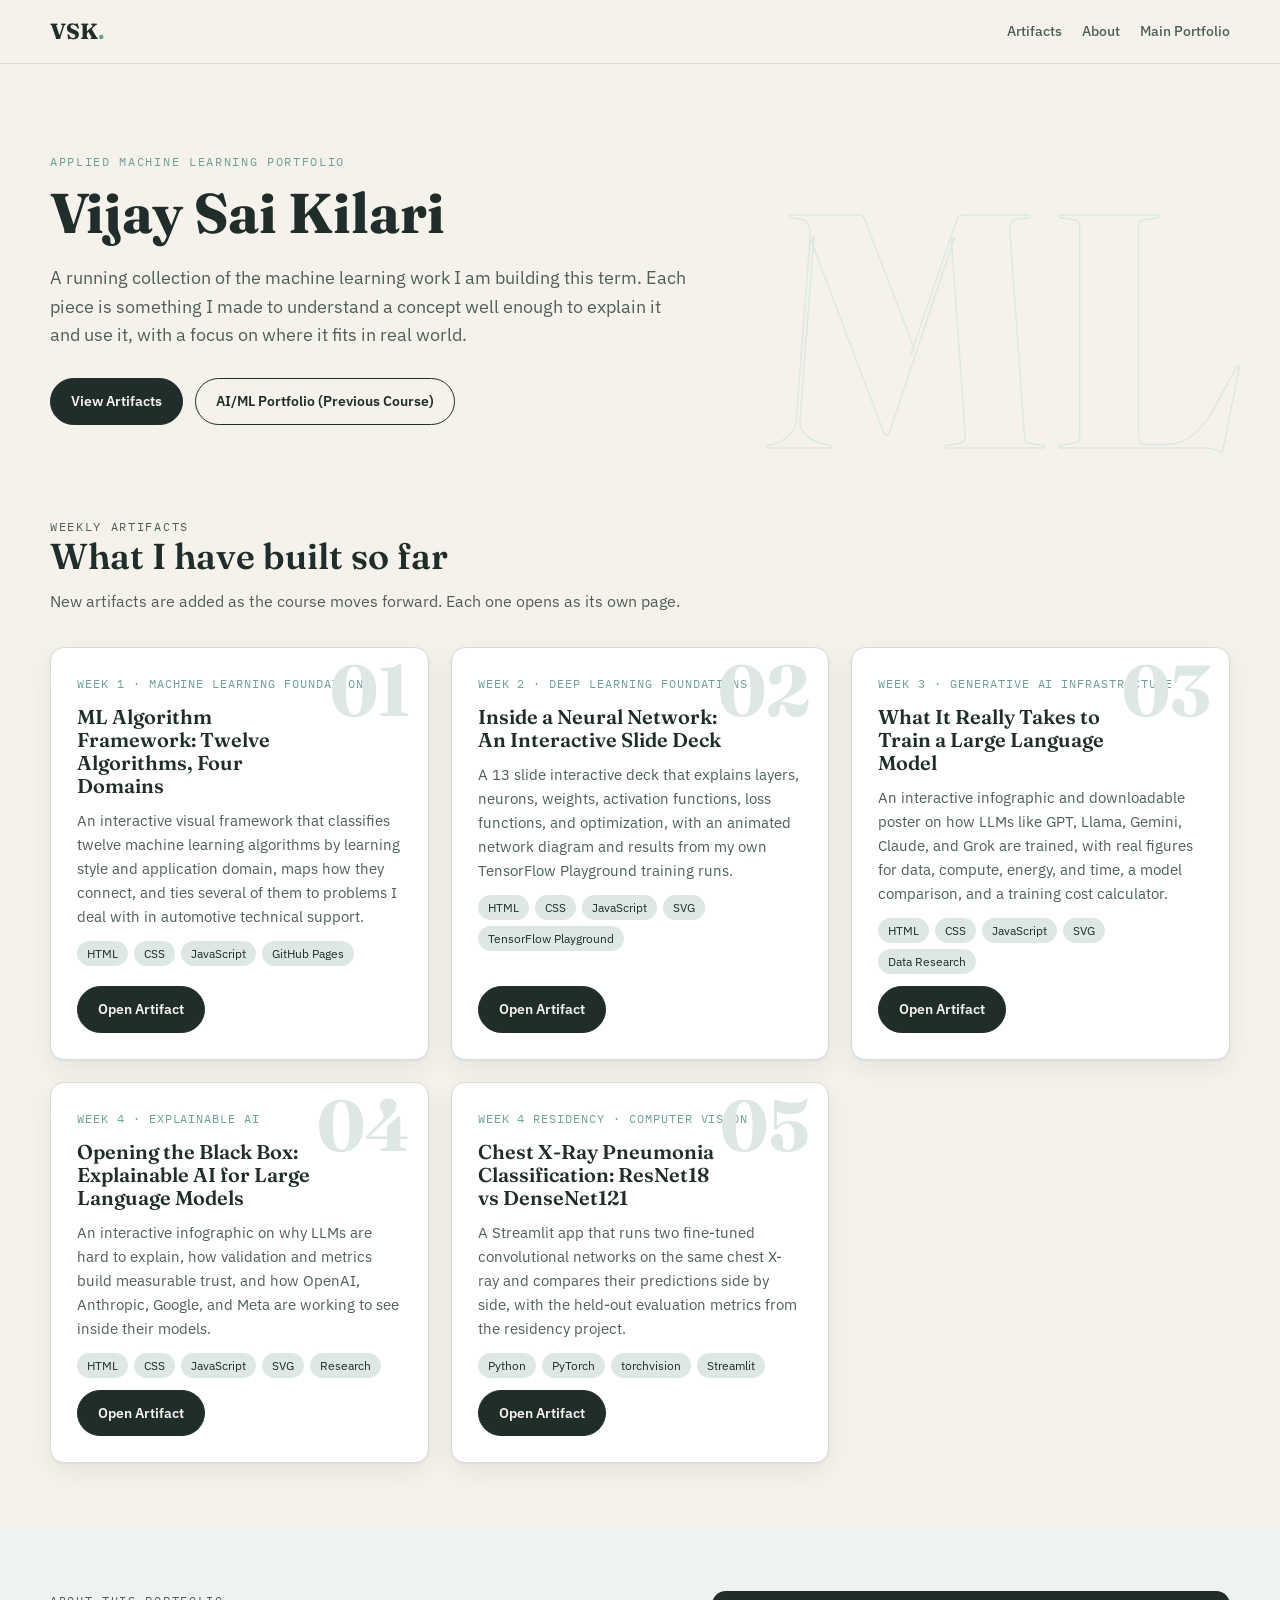
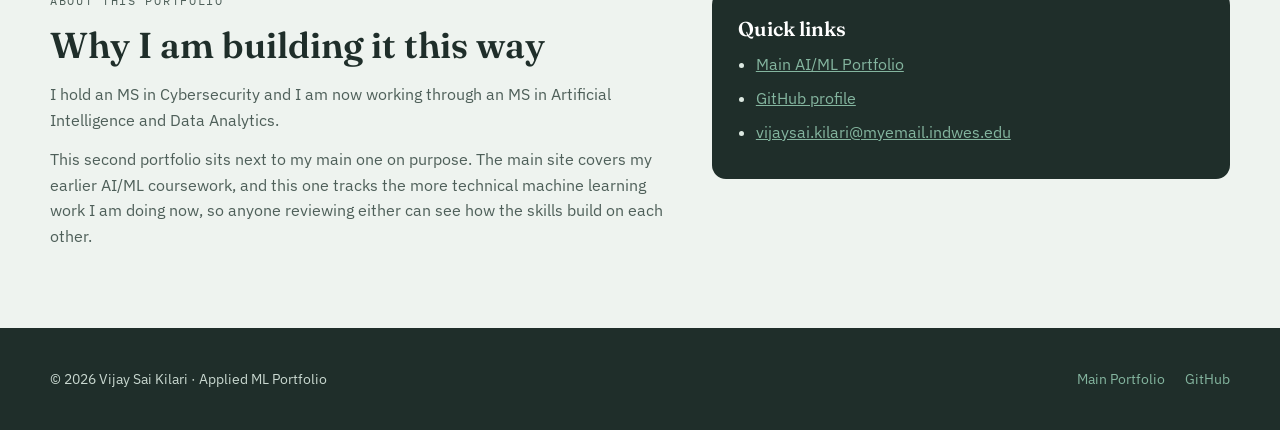
<file: index.html>
<!doctype html>
<html lang="en">
<head>
  <meta charset="utf-8">
  <meta name="viewport" content="width=device-width, initial-scale=1">
  <title>Vijay Sai Kilari | Applied ML Portfolio</title>
  <meta name="description" content="Machine learning portfolio artifacts by Vijay Sai Kilari, Graduate student in AI and Data Analytics.">
  <link rel="preconnect" href="https://fonts.googleapis.com">
  <link rel="preconnect" href="https://fonts.gstatic.com" crossorigin>
  <link href="https://fonts.googleapis.com/css2?family=Fraunces:opsz,wght@9..144,600;9..144,700&family=IBM+Plex+Mono:wght@500&family=IBM+Plex+Sans:wght@400;500;600&display=swap" rel="stylesheet">
  <link rel="stylesheet" href="assets/css/site.css">
  <style>
    .hero { padding: 88px 0 56px; position: relative; overflow: hidden; }
    .hero .ghost {
      position: absolute; right: -10px; top: 10px;
      font-family: var(--serif); font-weight: 700; font-size: clamp(160px, 26vw, 340px);
      color: transparent; -webkit-text-stroke: 1.5px var(--mist); line-height: 1;
      pointer-events: none; user-select: none;
    }
    .hero p.lead { font-size: 18px; color: var(--ink-soft); max-width: 640px; margin: 18px 0 28px; }
    .hero .actions { display: flex; gap: 12px; flex-wrap: wrap; }
    .hero > .wrap { position: relative; }

    .grid { display: grid; grid-template-columns: repeat(auto-fill, minmax(320px, 1fr)); gap: 22px; }
    .acard {
      background: var(--card); border: 1px solid var(--line); border-radius: var(--radius);
      box-shadow: var(--shadow); padding: 26px; display: flex; flex-direction: column; gap: 12px;
      position: relative; overflow: hidden;
    }
    .acard .num {
      position: absolute; right: 18px; top: 6px; font-family: var(--serif); font-weight: 700;
      font-size: 72px; color: var(--mist); line-height: 1;
    }
    .acard .meta { font-family: var(--mono); font-size: 12px; color: var(--eucalyptus); letter-spacing: .08em; text-transform: uppercase; }
    .acard h3 { padding-right: 70px; }
    .acard p { margin: 0; color: var(--ink-soft); font-size: 15px; }
    .tags { display: flex; flex-wrap: wrap; gap: 6px; }
    .tags span { font-size: 12px; padding: 3px 10px; border-radius: 999px; background: var(--mist); color: var(--forest); }
    .acard .btn { align-self: flex-start; margin-top: auto; }
    .acard.upcoming { background: transparent; border-style: dashed; box-shadow: none; }
    .acard.upcoming h3 { color: var(--ink-soft); }

    .about { display: grid; grid-template-columns: 1.2fr 1fr; gap: 40px; align-items: start; }
    .about p { color: var(--ink-soft); margin: 0 0 14px; }
    .about .panel { background: var(--forest); color: #DCE8E1; border-radius: var(--radius); padding: 26px; }
    .about .panel h3 { color: #fff; margin-bottom: 12px; }
    .about .panel ul { margin: 0; padding-left: 18px; }
    .about .panel li { margin-bottom: 8px; }
    .about .panel a { color: var(--sage); }
    @media (max-width: 820px) { .about { grid-template-columns: 1fr; } }
  </style>
</head>
<body>
  <header class="topbar">
    <div class="wrap">
      <a class="brand" href="./">VSK<span>.</span></a>
      <nav class="topnav">
        <a href="#artifacts">Artifacts</a>
        <a href="#about">About</a>
        <a href="https://omsairamkvs99.github.io/">Main Portfolio</a>
      </nav>
    </div>
  </header>

  <section class="hero">
    <div class="wrap">
      <div class="ghost" aria-hidden="true">ML</div>
      <p class="eyebrow">Applied Machine Learning Portfolio</p>
      <h1>Vijay Sai Kilari</h1>
      <p class="lead">
        A running collection of the machine learning work I am building this term.
        Each piece is something I made to understand a concept well enough to explain it and use it,
        with a focus on where it fits in real world.
      </p>
      <div class="actions">
        <a class="btn solid" href="#artifacts">View Artifacts</a>
        <a class="btn" href="https://omsairamkvs99.github.io/">AI/ML Portfolio (Previous Course)</a>
      </div>
    </div>
  </section>

  <section class="section" id="artifacts" style="padding-top: 24px;">
    <div class="wrap">
      <div class="section-head">
        <p class="eyebrow">Weekly Artifacts</p>
        <h2>What I have built so far</h2>
        <p>New artifacts are added as the course moves forward. Each one opens as its own page.</p>
      </div>
      <div class="grid" id="artifact-grid"></div>
    </div>
  </section>

  <section class="section" id="about" style="background: #EEF3EF;">
    <div class="wrap about">
      <div>
        <p class="eyebrow">About This Portfolio</p>
        <h2>Why I am building it this way</h2>
        <p style="margin-top: 16px;">
          I hold an MS in Cybersecurity and I am now
          working through an MS in Artificial Intelligence and Data Analytics.
        </p>
        <p>
          This second portfolio sits next to my main one on purpose. The main site covers my earlier AI/ML coursework,
          and this one tracks the more technical machine learning work I am doing now, so anyone reviewing either can
          see how the skills build on each other.
        </p>
      </div>
      <aside class="panel">
        <h3>Quick links</h3>
        <ul>
          <li><a href="https://omsairamkvs99.github.io/">Main AI/ML Portfolio</a></li>
          <li><a href="https://github.com/omsairamkvs99">GitHub profile</a></li>
          <li><a href="mailto:vijaysai.kilari@myemail.indwes.edu">vijaysai.kilari@myemail.indwes.edu</a></li>
        </ul>
      </aside>
    </div>
  </section>

  <footer class="footer">
    <div class="wrap">
      <div>&copy; <span id="year">2026</span> Vijay Sai Kilari &middot; Applied ML Portfolio</div>
      <div class="links">
        <a href="https://omsairamkvs99.github.io/">Main Portfolio</a>
        <a href="https://github.com/omsairamkvs99">GitHub</a>
      </div>
    </div>
  </footer>

  <script src="assets/js/artifacts.js"></script>
  <script>
    (function () {
      var grid = document.getElementById("artifact-grid");
      ARTIFACTS.forEach(function (a) {
        var card = document.createElement("article");
        card.className = "acard" + (a.status === "upcoming" ? " upcoming" : "");
        var tags = a.tools.map(function (t) { return "<span>" + t + "</span>"; }).join("");
        var external = /^https?:\/\//i.test(a.link);
        card.innerHTML =
          '<div class="num" aria-hidden="true">' + a.number + "</div>" +
          '<div class="meta">' + a.week + " &middot; " + a.category + "</div>" +
          "<h3>" + a.title + "</h3>" +
          "<p>" + a.summary + "</p>" +
          (tags ? '<div class="tags">' + tags + "</div>" : "") +
          (a.status === "live"
            ? '<a class="btn solid" href="' + a.link + '"' +
              (external ? ' target="_blank" rel="noopener"' : "") +
              '>Open Artifact</a>'
            : "");
        grid.appendChild(card);
      });
      document.getElementById("year").textContent = new Date().getFullYear();
    })();
  </script>
</body>
</html>
</file>
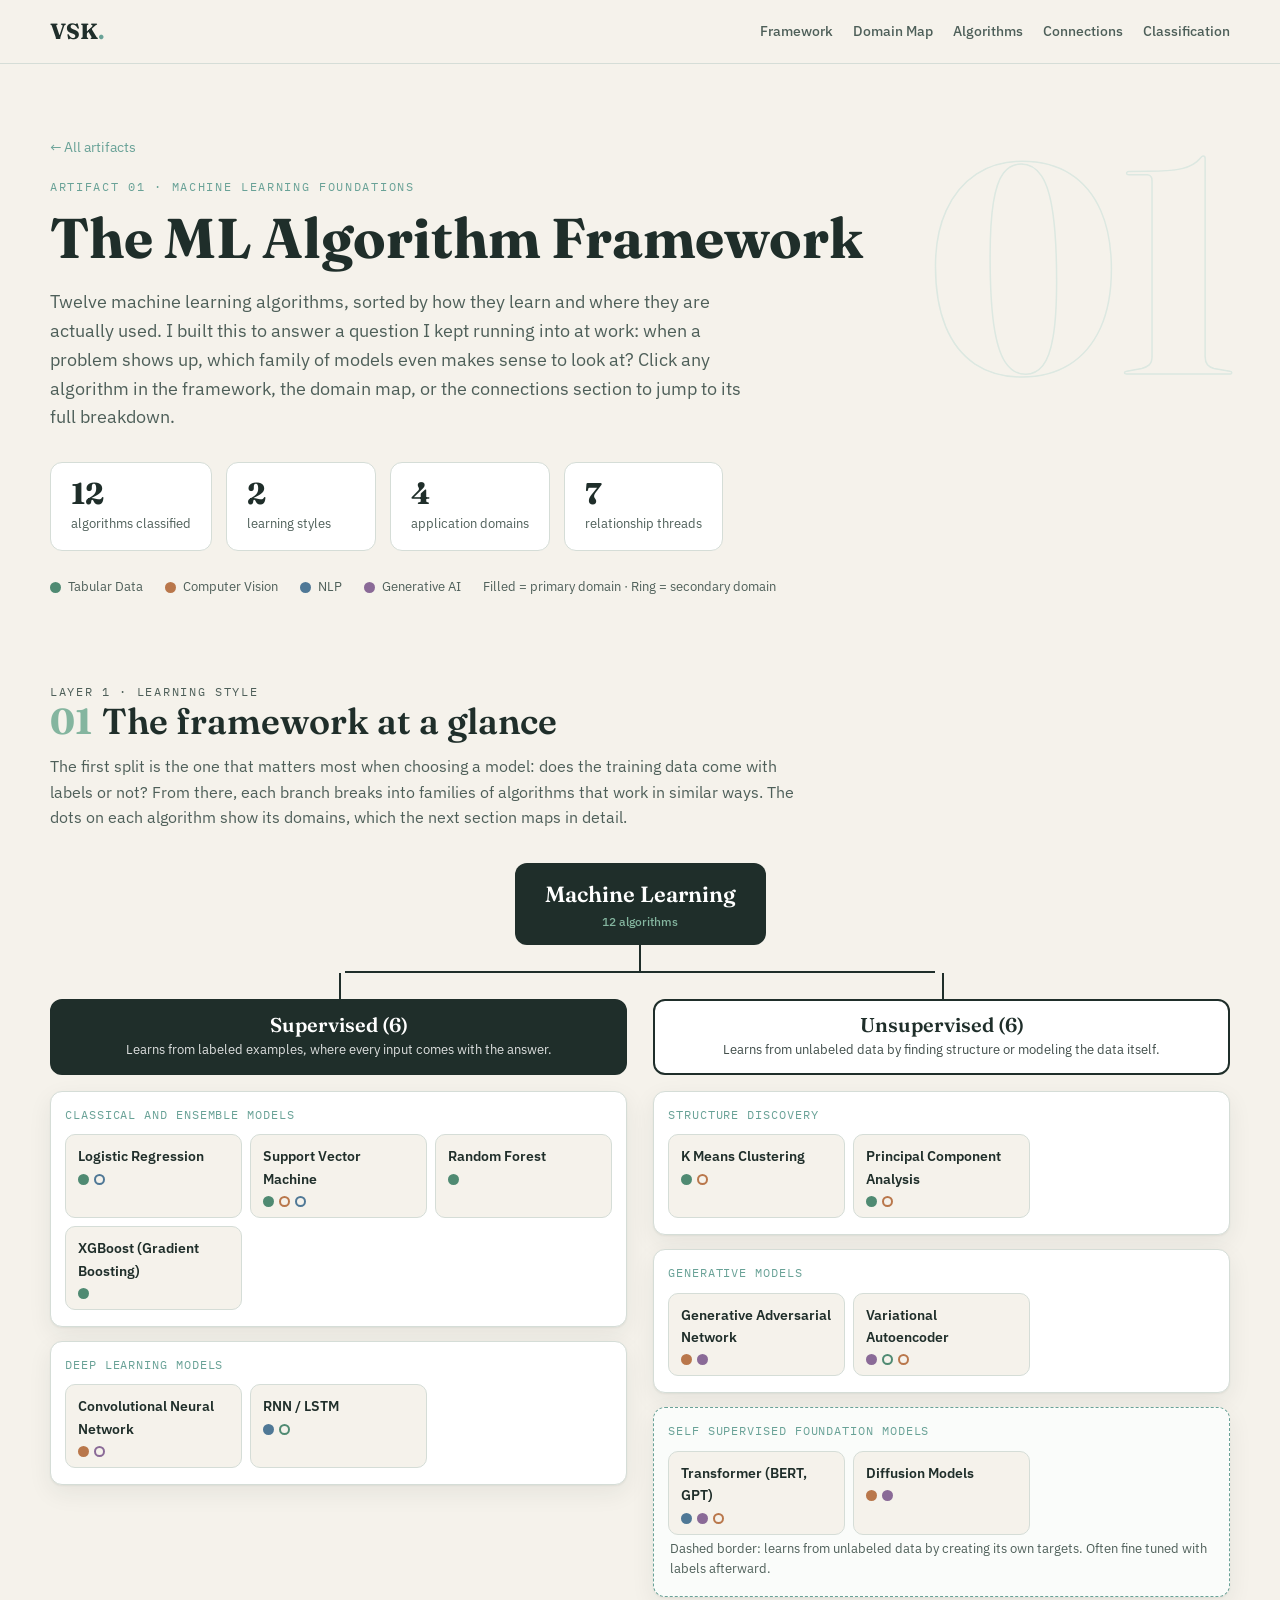
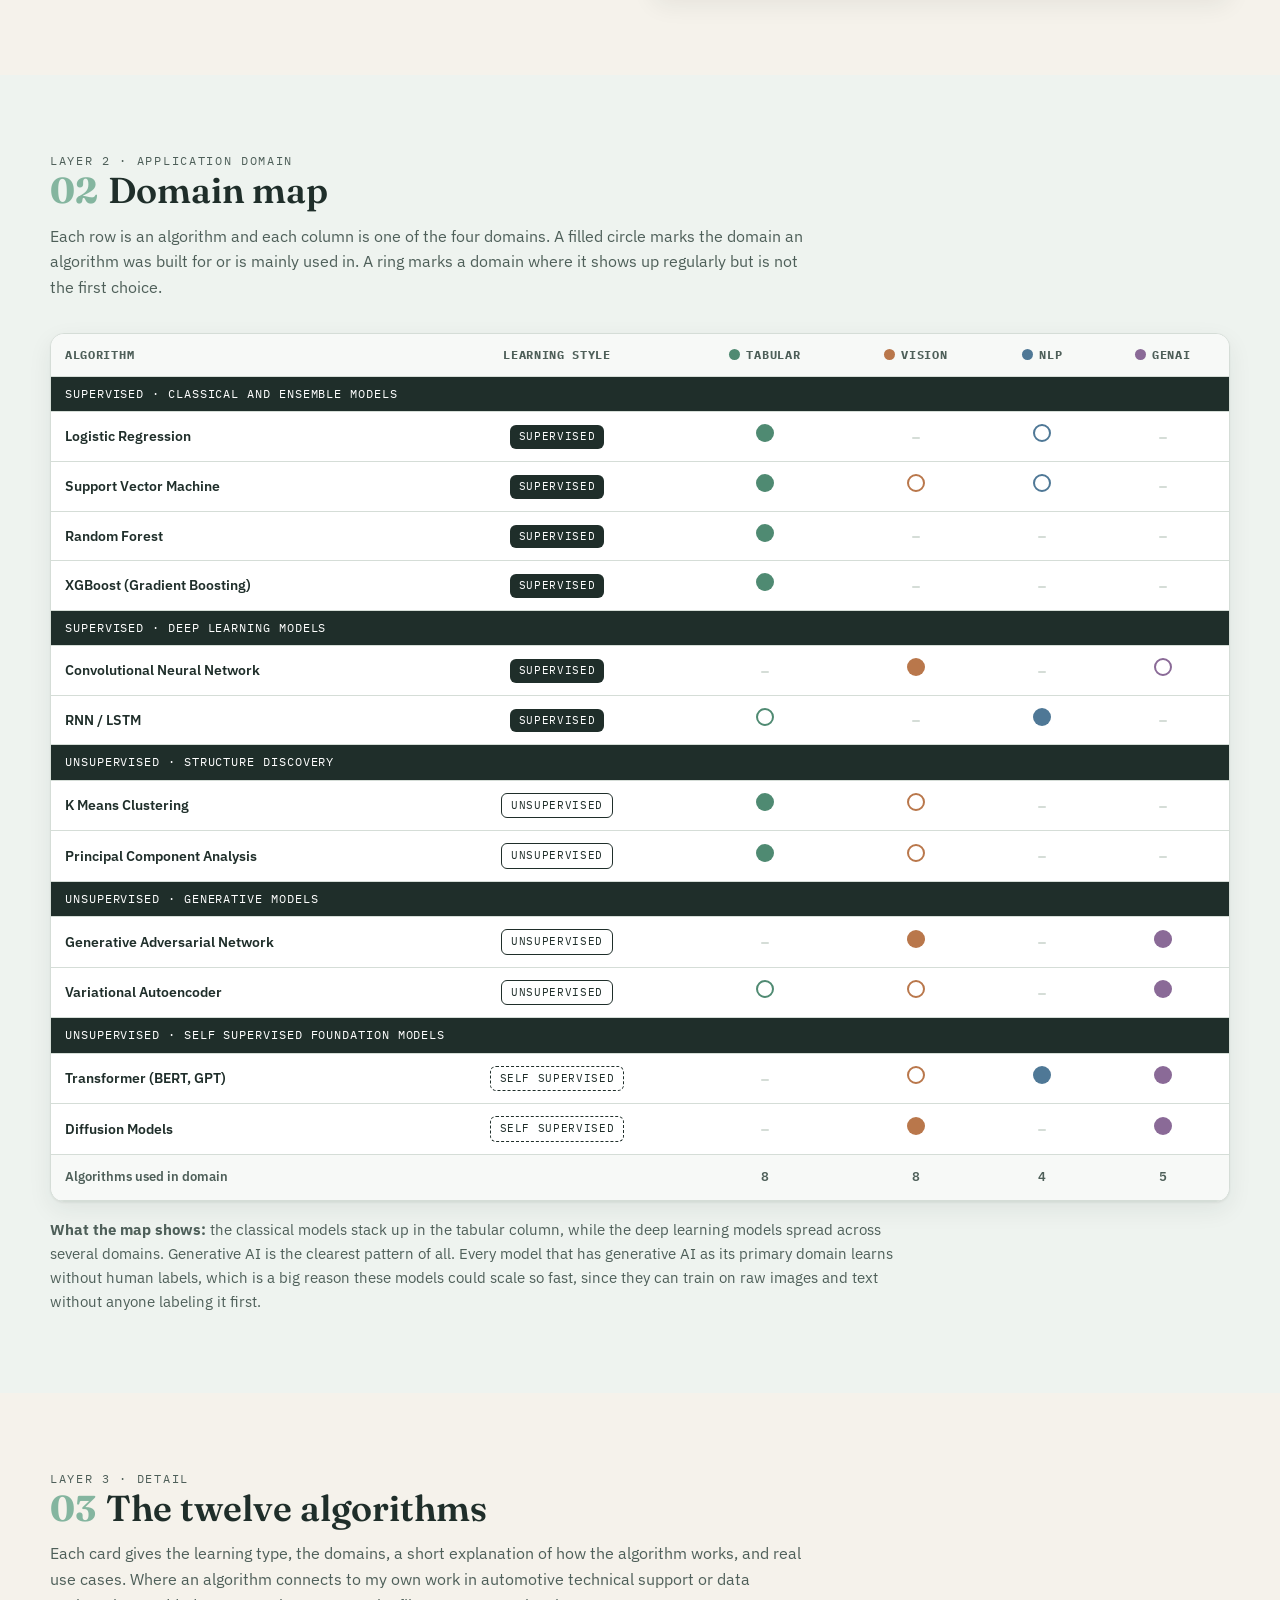
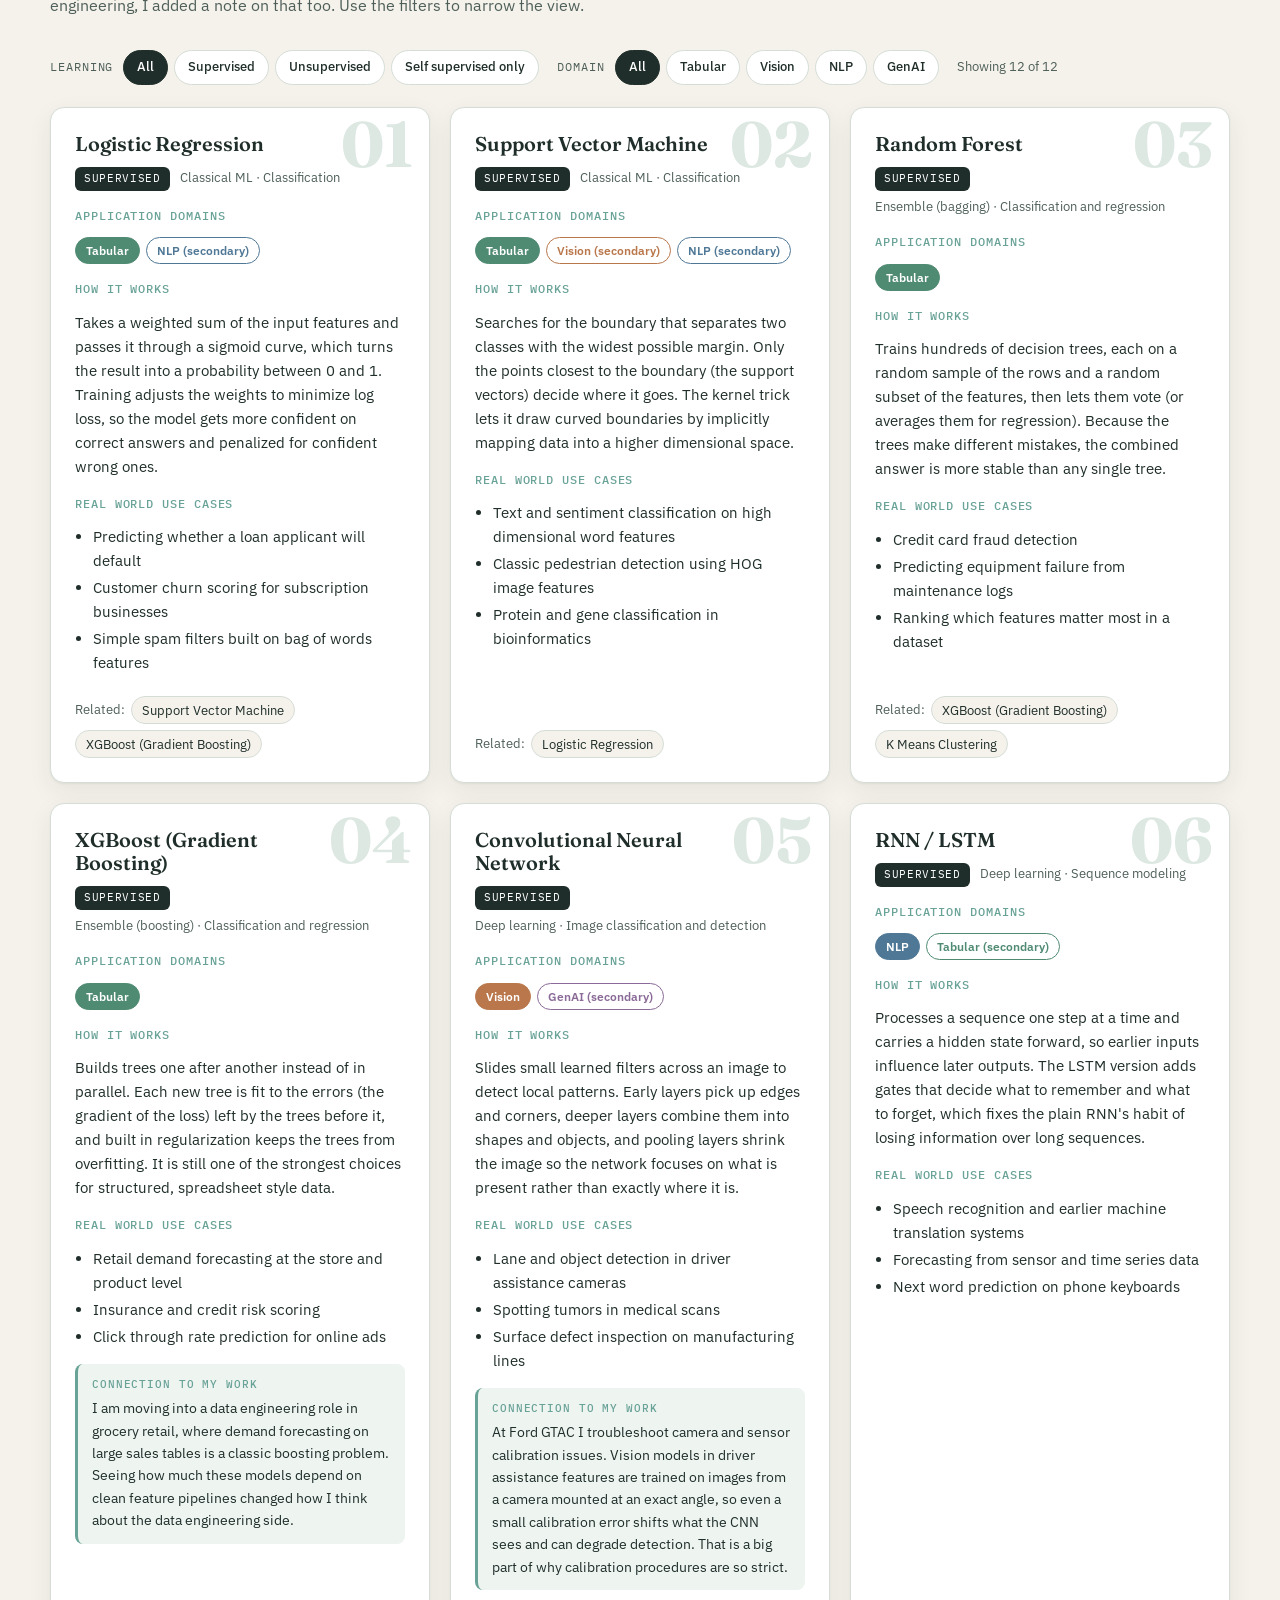
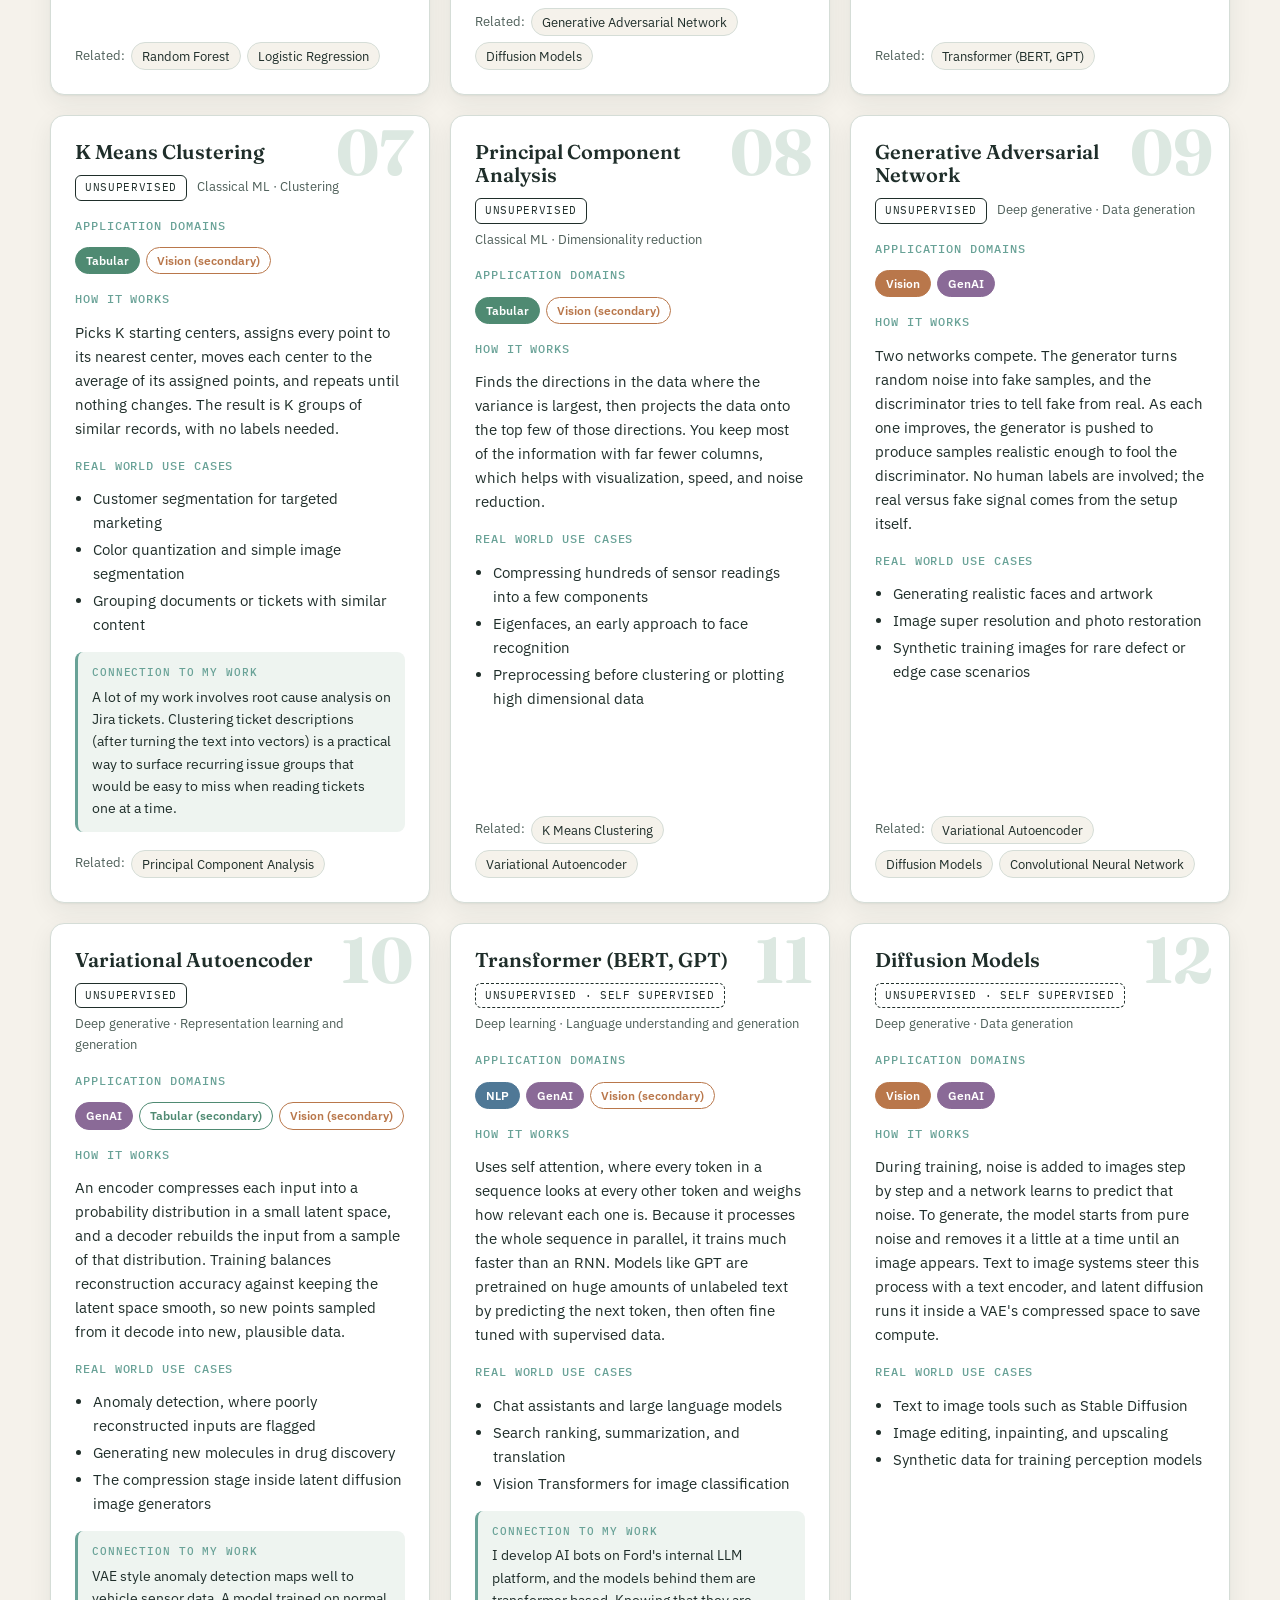
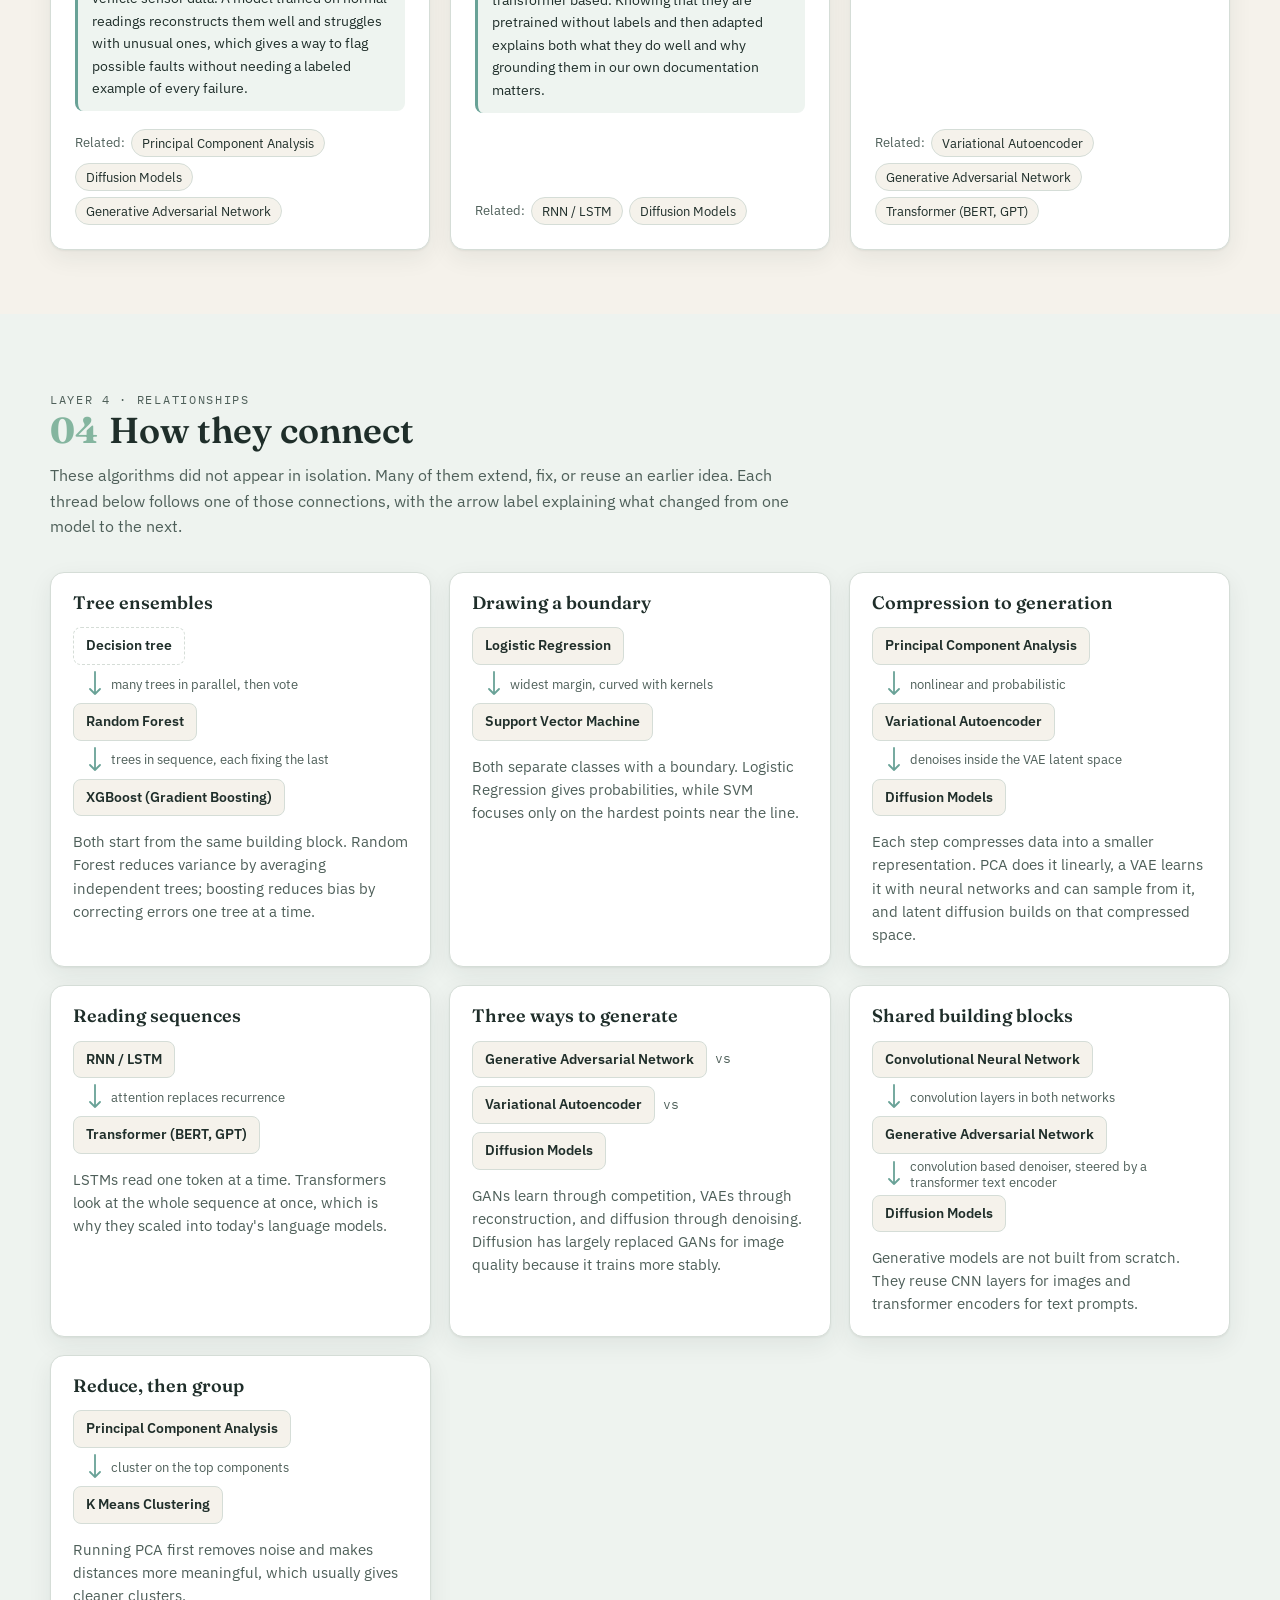
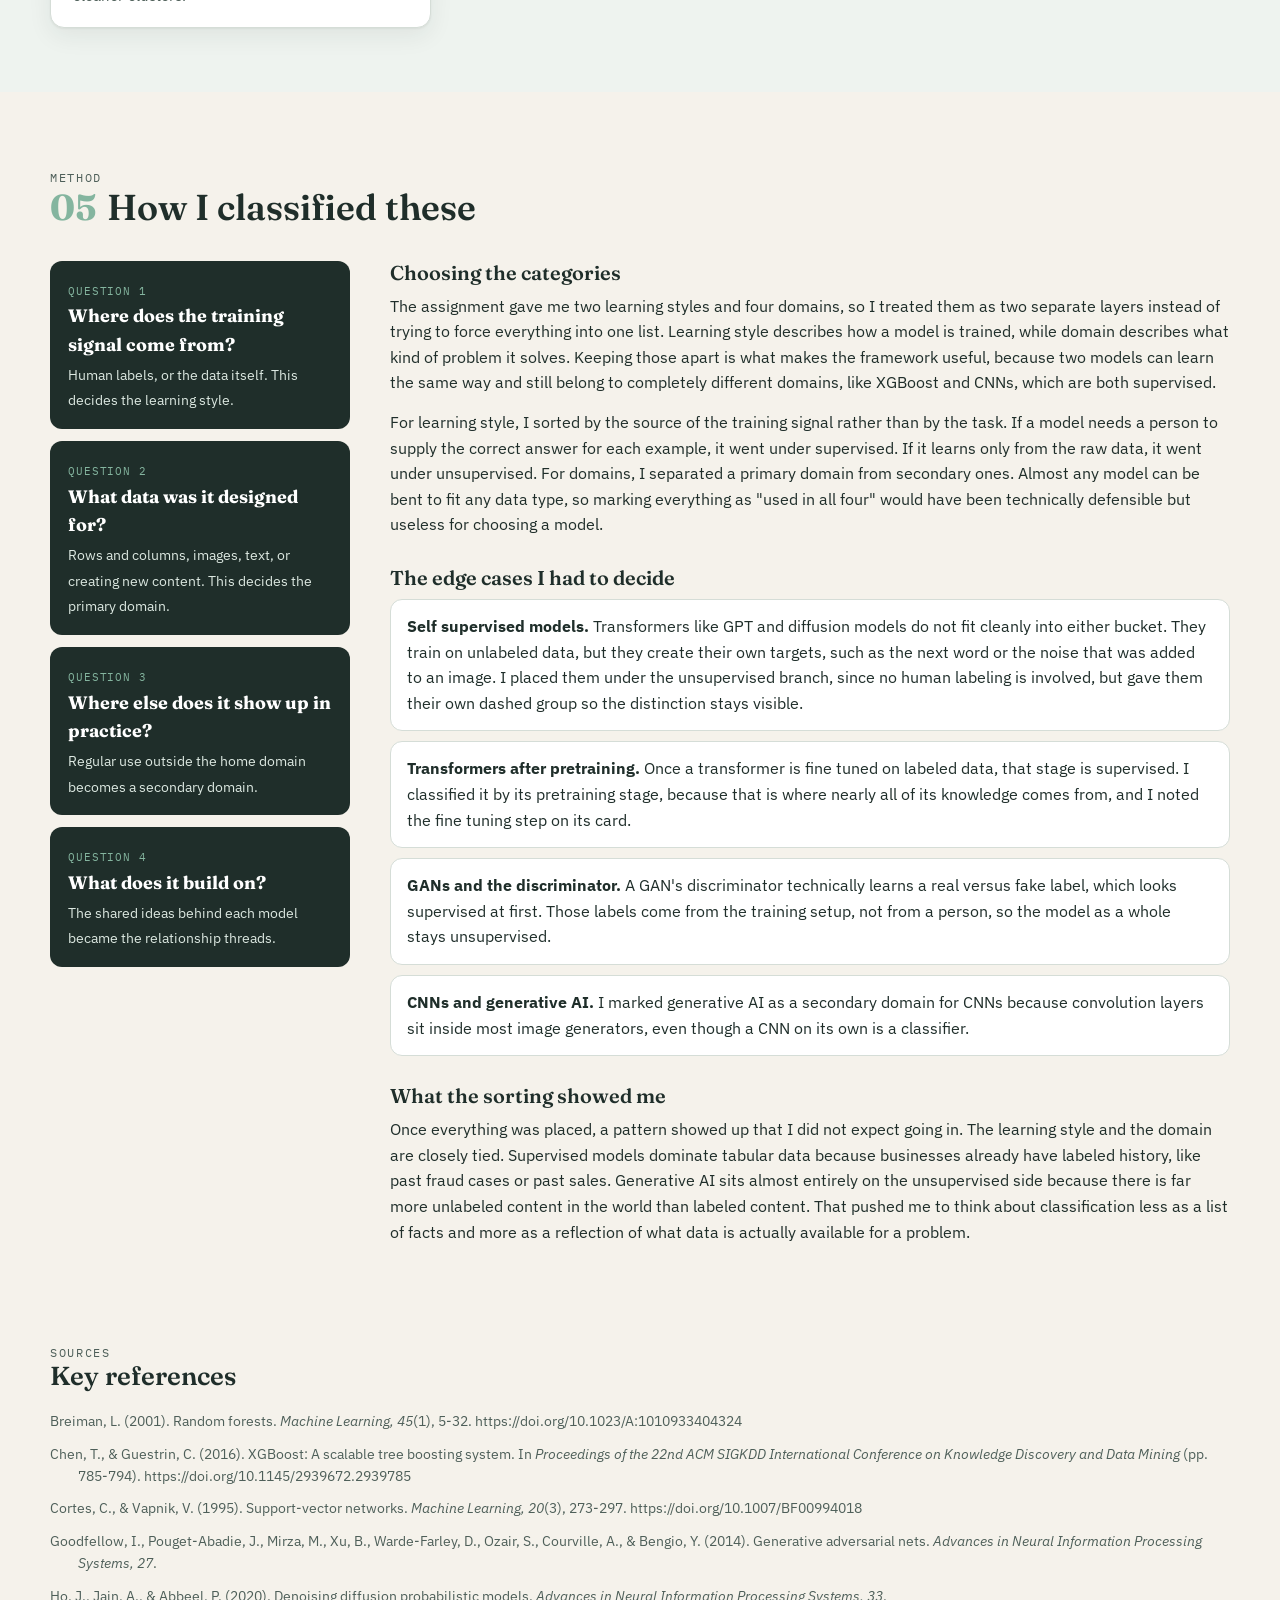
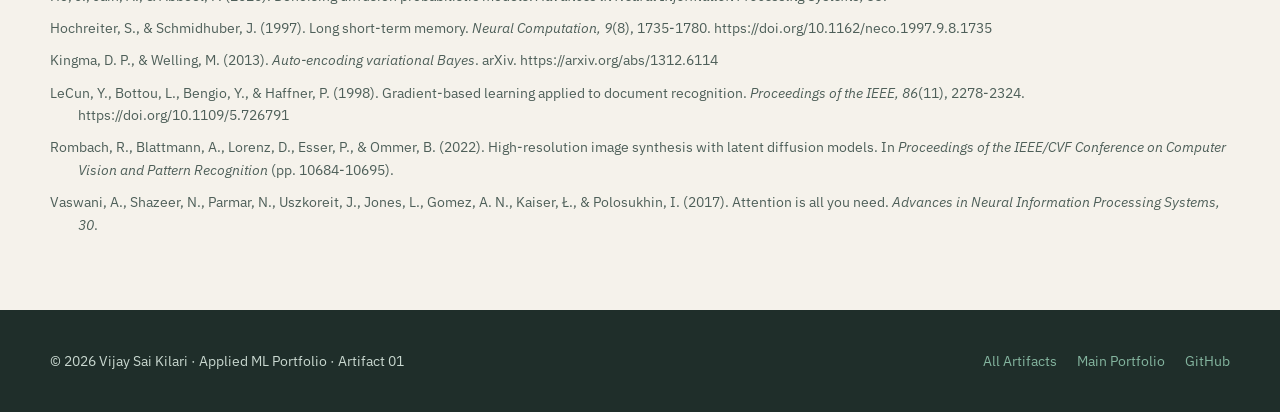
<file: artifacts/01-ml-algorithm-framework/index.html>
<!doctype html>
<html lang="en">
<head>
  <meta charset="utf-8">
  <meta name="viewport" content="width=device-width, initial-scale=1">
  <title>ML Algorithm Framework | Vijay Sai Kilari</title>
  <meta name="description" content="An interactive framework classifying twelve machine learning algorithms by learning style and application domain: tabular data, computer vision, NLP, and generative AI.">
  <link rel="preconnect" href="https://fonts.googleapis.com">
  <link rel="preconnect" href="https://fonts.gstatic.com" crossorigin>
  <link href="https://fonts.googleapis.com/css2?family=Fraunces:opsz,wght@9..144,600;9..144,700&family=IBM+Plex+Mono:wght@500&family=IBM+Plex+Sans:wght@400;500;600&display=swap" rel="stylesheet">
  <link rel="stylesheet" href="../../assets/css/site.css">
  <link rel="stylesheet" href="style.css">
</head>
<body>
  <header class="topbar">
    <div class="wrap">
      <a class="brand" href="../../">VSK<span>.</span></a>
      <nav class="topnav">
        <a href="#tree">Framework</a>
        <a href="#matrix">Domain Map</a>
        <a href="#cards">Algorithms</a>
        <a href="#connections">Connections</a>
        <a href="#process">Classification</a>
      </nav>
    </div>
  </header>

  <!-- intro -->
  <section class="hero">
    <div class="wrap">
      <div class="ghost" aria-hidden="true">01</div>
      <div class="crumbs"><a href="../../">&larr; All artifacts</a></div>
      <p class="eyebrow">Artifact 01 &middot; Machine Learning Foundations</p>
      <h1>The ML Algorithm Framework</h1>
      <p class="lead">
        Twelve machine learning algorithms, sorted by how they learn and where they are actually used.
        I built this to answer a question I kept running into at work: when a problem shows up, which family of
        models even makes sense to look at? Click any algorithm in the framework, the domain map, or the
        connections section to jump to its full breakdown.
      </p>
      <div class="stats">
        <div class="stat"><b>12</b><span>algorithms classified</span></div>
        <div class="stat"><b>2</b><span>learning styles</span></div>
        <div class="stat"><b>4</b><span>application domains</span></div>
        <div class="stat"><b>7</b><span>relationship threads</span></div>
      </div>
      <div class="legend" aria-label="Legend">
        <span class="item"><span class="dot tab"></span>Tabular Data</span>
        <span class="item"><span class="dot cv"></span>Computer Vision</span>
        <span class="item"><span class="dot nlp"></span>NLP</span>
        <span class="item"><span class="dot gen"></span>Generative AI</span>
        <span class="item">Filled = primary domain &middot; Ring = secondary domain</span>
      </div>
    </div>
  </section>

  <!-- 1. concept tree -->
  <section class="section" id="tree" style="padding-top: 32px;">
    <div class="wrap">
      <div class="section-head">
        <p class="eyebrow">Layer 1 &middot; Learning Style</p>
        <h2><span class="secnum">01</span>The framework at a glance</h2>
        <p>
          The first split is the one that matters most when choosing a model: does the training data come with
          labels or not? From there, each branch breaks into families of algorithms that work in similar ways.
          The dots on each algorithm show its domains, which the next section maps in detail.
        </p>
      </div>
      <div class="tree" id="tree-mount"></div>
    </div>
  </section>

  <!-- 2. domain matrix -->
  <section class="section" id="matrix" style="background: #EEF3EF;">
    <div class="wrap">
      <div class="section-head">
        <p class="eyebrow">Layer 2 &middot; Application Domain</p>
        <h2><span class="secnum">02</span>Domain map</h2>
        <p>
          Each row is an algorithm and each column is one of the four domains. A filled circle marks the domain an
          algorithm was built for or is mainly used in. A ring marks a domain where it shows up regularly but is not
          the first choice.
        </p>
      </div>
      <div class="matrix-wrap"><table class="matrix" id="matrix-mount"></table></div>
      <p class="matrix-insight">
        <strong>What the map shows:</strong> the classical models stack up in the tabular column, while the deep
        learning models spread across several domains. Generative AI is the clearest pattern of all. Every model that has generative AI as its
        primary domain learns without human labels, which is a big reason these models could scale so fast, since
        they can train on raw images and text without anyone labeling it first.
      </p>
    </div>
  </section>

  <!-- 3. algorithm cards -->
  <section class="section" id="cards">
    <div class="wrap">
      <div class="section-head">
        <p class="eyebrow">Layer 3 &middot; Detail</p>
        <h2><span class="secnum">03</span>The twelve algorithms</h2>
        <p>
          Each card gives the learning type, the domains, a short explanation of how the algorithm works, and real
          use cases. Where an algorithm connects to my own work in automotive technical support or data
          engineering, I added a note on that too. Use the filters to narrow the view.
        </p>
      </div>
      <div class="filters" id="filters"></div>
      <div class="cards" id="cards-mount"></div>
    </div>
  </section>

  <!-- 4. relationships -->
  <section class="section" id="connections" style="background: #EEF3EF;">
    <div class="wrap">
      <div class="section-head">
        <p class="eyebrow">Layer 4 &middot; Relationships</p>
        <h2><span class="secnum">04</span>How they connect</h2>
        <p>
          These algorithms did not appear in isolation. Many of them extend, fix, or reuse an earlier idea. Each
          thread below follows one of those connections, with the arrow label explaining what changed from one
          model to the next.
        </p>
      </div>
      <div class="threads" id="threads-mount"></div>
    </div>
  </section>

  <!-- 5. classification process -->
  <section class="section" id="process">
    <div class="wrap">
      <div class="section-head">
        <p class="eyebrow">Method</p>
        <h2><span class="secnum">05</span>How I classified these</h2>
      </div>
      <div class="process">
        <aside class="steps">
          <div class="step"><em>Question 1</em><b>Where does the training signal come from?</b><span>Human labels, or the data itself. This decides the learning style.</span></div>
          <div class="step"><em>Question 2</em><b>What data was it designed for?</b><span>Rows and columns, images, text, or creating new content. This decides the primary domain.</span></div>
          <div class="step"><em>Question 3</em><b>Where else does it show up in practice?</b><span>Regular use outside the home domain becomes a secondary domain.</span></div>
          <div class="step"><em>Question 4</em><b>What does it build on?</b><span>The shared ideas behind each model became the relationship threads.</span></div>
        </aside>
        <div class="prose">
          <h3>Choosing the categories</h3>
          <p>
            The assignment gave me two learning styles and four domains, so I treated them as two separate layers
            instead of trying to force everything into one list. Learning style describes how a model is trained,
            while domain describes what kind of problem it solves. Keeping those apart is what makes the framework
            useful, because two models can learn the same way and still belong to completely different domains,
            like XGBoost and CNNs, which are both supervised.
          </p>
          <p>
            For learning style, I sorted by the source of the training signal rather than by the task. If a model
            needs a person to supply the correct answer for each example, it went under supervised. If it learns
            only from the raw data, it went under unsupervised. For domains, I separated a primary domain from
            secondary ones. Almost any model can be bent to fit any data type, so marking everything as
            "used in all four" would have been technically defensible but useless for choosing a model.
          </p>

          <h3>The edge cases I had to decide</h3>
          <div class="edge">
            <b>Self supervised models.</b> Transformers like GPT and diffusion models do not fit cleanly into
            either bucket. They train on unlabeled data, but they create their own targets, such as the next word
            or the noise that was added to an image. I placed them under the unsupervised branch, since no human
            labeling is involved, but gave them their own dashed group so the distinction stays visible.
          </div>
          <div class="edge">
            <b>Transformers after pretraining.</b> Once a transformer is fine tuned on labeled data, that stage is
            supervised. I classified it by its pretraining stage, because that is where nearly all of its
            knowledge comes from, and I noted the fine tuning step on its card.
          </div>
          <div class="edge">
            <b>GANs and the discriminator.</b> A GAN's discriminator technically learns a real versus fake label,
            which looks supervised at first. Those labels come from the training setup, not from a person, so the
            model as a whole stays unsupervised.
          </div>
          <div class="edge">
            <b>CNNs and generative AI.</b> I marked generative AI as a secondary domain for CNNs because
            convolution layers sit inside most image generators, even though a CNN on its own is a classifier.
          </div>

          <h3>What the sorting showed me</h3>
          <p>
            Once everything was placed, a pattern showed up that I did not expect going in. The learning style
            and the domain are closely tied. Supervised models dominate tabular data because businesses already
            have labeled history, like past fraud cases or past sales. Generative AI sits almost entirely on the
            unsupervised side because there is far more unlabeled content in the world than labeled content.
            That pushed me to think about classification less as a list of facts and more as a reflection of what
            data is actually available for a problem.
          </p>
        </div>
      </div>
    </div>
  </section>

  <!-- references -->
  <section class="section" style="padding-top: 8px;">
    <div class="wrap">
      <div class="section-head" style="margin-bottom: 18px;">
        <p class="eyebrow">Sources</p>
        <h2 style="font-size: 26px;">Key references</h2>
      </div>
      <div class="refs">
        <p>Breiman, L. (2001). Random forests. <em>Machine Learning, 45</em>(1), 5-32. https://doi.org/10.1023/A:1010933404324</p>
        <p>Chen, T., &amp; Guestrin, C. (2016). XGBoost: A scalable tree boosting system. In <em>Proceedings of the 22nd ACM SIGKDD International Conference on Knowledge Discovery and Data Mining</em> (pp. 785-794). https://doi.org/10.1145/2939672.2939785</p>
        <p>Cortes, C., &amp; Vapnik, V. (1995). Support-vector networks. <em>Machine Learning, 20</em>(3), 273-297. https://doi.org/10.1007/BF00994018</p>
        <p>Goodfellow, I., Pouget-Abadie, J., Mirza, M., Xu, B., Warde-Farley, D., Ozair, S., Courville, A., &amp; Bengio, Y. (2014). Generative adversarial nets. <em>Advances in Neural Information Processing Systems, 27</em>.</p>
        <p>Ho, J., Jain, A., &amp; Abbeel, P. (2020). Denoising diffusion probabilistic models. <em>Advances in Neural Information Processing Systems, 33</em>.</p>
        <p>Hochreiter, S., &amp; Schmidhuber, J. (1997). Long short-term memory. <em>Neural Computation, 9</em>(8), 1735-1780. https://doi.org/10.1162/neco.1997.9.8.1735</p>
        <p>Kingma, D. P., &amp; Welling, M. (2013). <em>Auto-encoding variational Bayes</em>. arXiv. https://arxiv.org/abs/1312.6114</p>
        <p>LeCun, Y., Bottou, L., Bengio, Y., &amp; Haffner, P. (1998). Gradient-based learning applied to document recognition. <em>Proceedings of the IEEE, 86</em>(11), 2278-2324. https://doi.org/10.1109/5.726791</p>
        <p>Rombach, R., Blattmann, A., Lorenz, D., Esser, P., &amp; Ommer, B. (2022). High-resolution image synthesis with latent diffusion models. In <em>Proceedings of the IEEE/CVF Conference on Computer Vision and Pattern Recognition</em> (pp. 10684-10695).</p>
        <p>Vaswani, A., Shazeer, N., Parmar, N., Uszkoreit, J., Jones, L., Gomez, A. N., Kaiser, &#321;., &amp; Polosukhin, I. (2017). Attention is all you need. <em>Advances in Neural Information Processing Systems, 30</em>.</p>
      </div>
    </div>
  </section>

  <footer class="footer">
    <div class="wrap">
      <div>&copy; 2026 Vijay Sai Kilari &middot; Applied ML Portfolio &middot; Artifact 01</div>
      <div class="links">
        <a href="../../">All Artifacts</a>
        <a href="https://omsairamkvs99.github.io/">Main Portfolio</a>
        <a href="https://github.com/omsairamkvs99">GitHub</a>
      </div>
    </div>
  </footer>

  <script src="data.js"></script>
  <script src="app.js"></script>
</body>
</html>
</file>
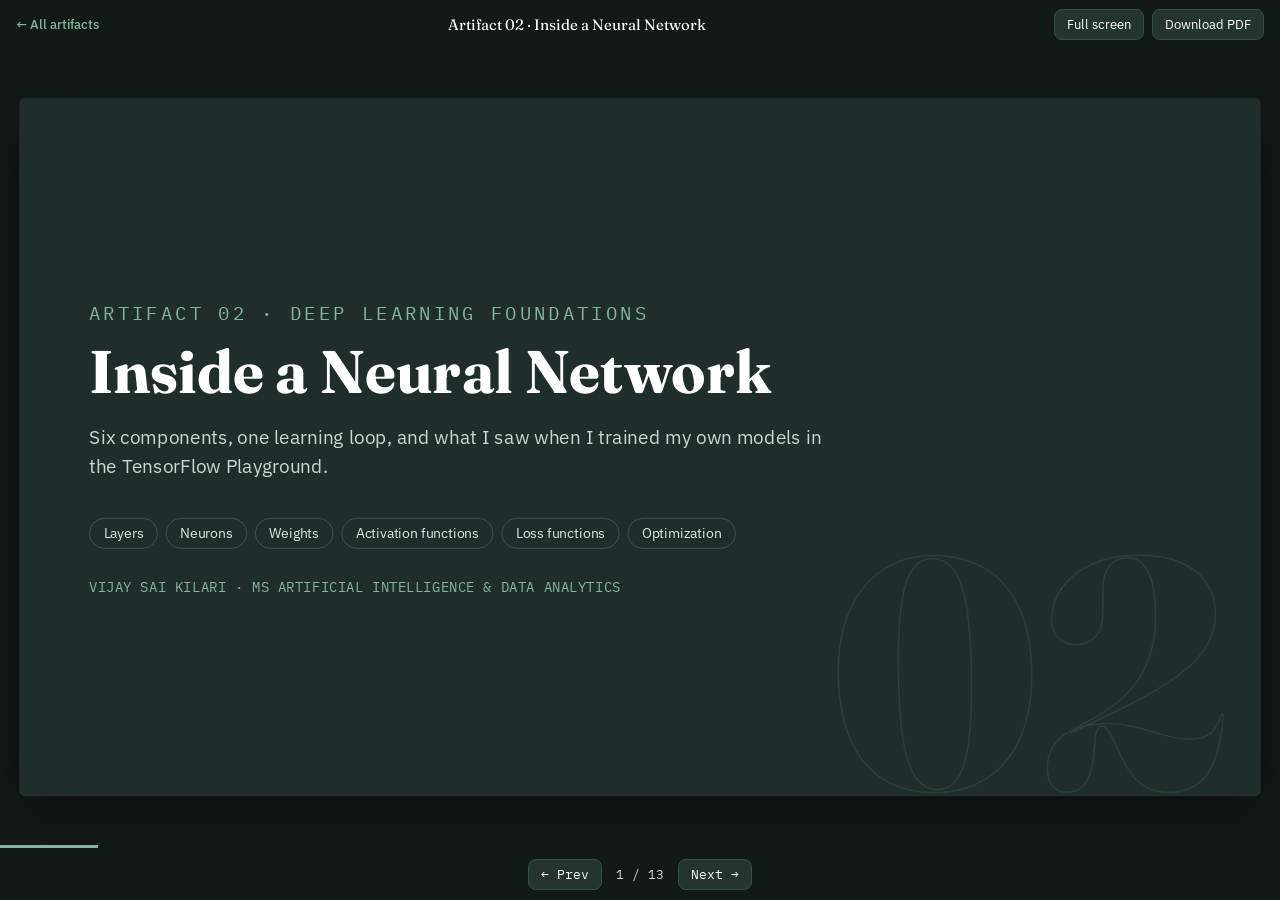
<file: artifacts/02-neural-network-components/index.html>
<!doctype html>
<html lang="en">
<head>
  <meta charset="utf-8">
  <meta name="viewport" content="width=device-width, initial-scale=1">
  <title>Inside a Neural Network | Vijay Sai Kilari</title>
  <meta name="description" content="An interactive slide deck explaining the six core components of a neural network, with results from my own TensorFlow Playground experiments.">
  <link rel="preconnect" href="https://fonts.googleapis.com">
  <link rel="preconnect" href="https://fonts.gstatic.com" crossorigin>
  <link href="https://fonts.googleapis.com/css2?family=Fraunces:opsz,wght@9..144,600;9..144,700&family=IBM+Plex+Mono:wght@500&family=IBM+Plex+Sans:wght@400;500;600&display=swap" rel="stylesheet">
  <link rel="stylesheet" href="deck.css">
</head>
<body>
  <header class="bar">
    <a href="../../">&larr; All artifacts</a>
    <span class="title">Artifact 02 &middot; Inside a Neural Network</span>
    <span class="tools">
      <button type="button" id="btn-full" title="Full screen (F)">Full screen</button>
      <button type="button" id="btn-pdf" title="Save every slide as a PDF">Download PDF</button>
    </span>
  </header>

  <main class="viewport">
    <div class="stage" id="stage">

      <!-- 1 Title -->
      <section class="slide title-slide" data-title="Title">
        <div class="ghost" aria-hidden="true">02</div>
        <p class="eyebrow">Artifact 02 &middot; Deep Learning Foundations</p>
        <h1>Inside a Neural Network</h1>
        <p style="margin-top:18px;">Six components, one learning loop, and what I saw when I trained my own models in the TensorFlow Playground.</p>
        <div class="chips">
          <span>Layers</span><span>Neurons</span><span>Weights</span><span>Activation functions</span><span>Loss functions</span><span>Optimization</span>
        </div>
        <div class="who">VIJAY SAI KILARI &middot; MS ARTIFICIAL INTELLIGENCE &amp; DATA ANALYTICS</div>
      </section>

      <!-- 2 Architecture -->
      <section class="slide" data-title="Architecture">
        <p class="eyebrow">The big picture</p>
        <h2>How data flows through a network</h2>
        <div class="cols c64">
          <svg id="arch" viewBox="0 0 700 470" width="700" height="470" role="img" aria-label="Animated diagram of a neural network with an input layer, two hidden layers, and an output layer"></svg>
          <div>
            <div class="card" style="margin-bottom:12px;"><span class="tag">1 &middot; Input layer</span><p class="small" style="margin:0;">Raw features enter here, like the X1 and X2 coordinates of each dot in the Playground.</p></div>
            <div class="card" style="margin-bottom:12px;"><span class="tag">2 &middot; Hidden layers</span><p class="small" style="margin:0;">Each neuron weighs its inputs, adds a bias, and applies an activation. Deeper layers build on the patterns found by earlier ones.</p></div>
            <div class="card" style="margin-bottom:12px;"><span class="tag">3 &middot; Output layer</span><p class="small" style="margin:0;">Turns the last hidden signals into a prediction, such as orange or blue.</p></div>
            <p class="tiny">The moving dots show the forward pass: information only travels left to right when the network makes a prediction.</p>
          </div>
        </div>
      </section>

      <!-- 3 Layers -->
      <section class="slide" data-title="Layers">
        <div class="ghost" aria-hidden="true">01</div>
        <p class="eyebrow">Component 1</p>
        <h2>Layers</h2>
        <div class="cols c55">
          <div>
            <p>A layer is a group of neurons that all receive the same inputs and pass their outputs to the next group together. Every network has an <b>input layer</b>, an <b>output layer</b>, and usually one or more <b>hidden layers</b> in between.</p>
            <ul class="clean">
              <li><b>Depth</b> (number of layers) lets the network combine simple patterns into more complex ones.</li>
              <li><b>Width</b> (neurons per layer) controls how many patterns each stage can track at once.</li>
              <li>Without hidden layers, a network can only draw a straight dividing line.</li>
            </ul>
            <div class="lab"><strong>From my Playground runs</strong>On the circle dataset, zero hidden layers left the test loss stuck at 0.516. Adding one hidden layer of four neurons dropped it to 0.008.</div>
          </div>
          <div class="tiles c2" style="display:grid;grid-template-columns:1fr 1fr;gap:14px;">
            <div class="tile bad"><img src="img/pg2a_out.jpg" alt="Circle dataset with no hidden layers, the boundary is a flat gradient"><div class="cap"><b>0 hidden layers</b><span class="loss">test loss 0.516</span></div></div>
            <div class="tile"><img src="img/pg2b_out.jpg" alt="Circle dataset with one hidden layer, the boundary wraps around the blue center"><div class="cap"><b>1 hidden layer, 4 neurons</b><span class="loss">test loss 0.008</span></div></div>
          </div>
        </div>
      </section>

      <!-- 4 Neurons -->
      <section class="slide" data-title="Neurons">
        <div class="ghost" aria-hidden="true">02</div>
        <p class="eyebrow">Component 2</p>
        <h2>Neurons</h2>
        <div class="cols c55">
          <svg viewBox="0 0 600 400" width="600" height="400" role="img" aria-label="Diagram of a single neuron: three weighted inputs and a bias summed, then passed through an activation function">
            <defs><marker id="ar" viewBox="0 0 10 10" refX="9" refY="5" markerWidth="8" markerHeight="8" orient="auto"><path d="M0,0 L10,5 L0,10 z" fill="#69A297"/></marker></defs>
            <g>
              <circle cx="60" cy="80" r="26" class="node in"/><text x="60" y="86" text-anchor="middle" class="lbl">x₁</text>
              <circle cx="60" cy="200" r="26" class="node in"/><text x="60" y="206" text-anchor="middle" class="lbl">x₂</text>
              <circle cx="60" cy="320" r="26" class="node in"/><text x="60" y="326" text-anchor="middle" class="lbl">x₃</text>
              <line x1="86" y1="86" x2="250" y2="190" stroke="#4F7896" stroke-width="5" marker-end="url(#ar)"/>
              <line x1="86" y1="200" x2="248" y2="200" stroke="#E8963A" stroke-width="2.5" marker-end="url(#ar)"/>
              <line x1="86" y1="314" x2="250" y2="210" stroke="#4F7896" stroke-width="1.5" marker-end="url(#ar)"/>
              <text x="150" y="118" class="sub">× w₁</text><text x="150" y="190" class="sub">× w₂</text><text x="150" y="292" class="sub">× w₃</text>
              <circle cx="300" cy="200" r="48" fill="#fff" stroke="#1F2E2A" stroke-width="2.5"/>
              <text x="300" y="212" text-anchor="middle" style="font-size:36px;fill:#1F2E2A;font-family:Fraunces,serif;">Σ</text>
              <text x="300" y="285" text-anchor="middle" class="sub">+ bias b</text>
              <line x1="300" y1="270" x2="300" y2="250" stroke="#69A297" stroke-width="2" marker-end="url(#ar)"/>
              <line x1="348" y1="200" x2="400" y2="200" stroke="#69A297" stroke-width="2.5" marker-end="url(#ar)"/>
              <text x="372" y="190" text-anchor="middle" class="sub">z</text>
              <rect x="404" y="160" width="86" height="80" rx="12" fill="#1F2E2A"/>
              <text x="447" y="198" text-anchor="middle" style="fill:#fff;font-size:22px;font-family:Fraunces,serif;">f(z)</text>
              <text x="447" y="222" text-anchor="middle" style="fill:#84B59F;font-size:12px;">activation</text>
              <line x1="490" y1="200" x2="560" y2="200" stroke="#69A297" stroke-width="2.5" marker-end="url(#ar)"/>
              <text x="575" y="206" class="lbl">a</text>
            </g>
          </svg>
          <div>
            <p>A neuron is the basic unit of computation. It does three small things:</p>
            <ul class="clean">
              <li>Multiplies each input by its own weight.</li>
              <li>Adds everything up along with a bias.</li>
              <li>Passes the total through an activation function to produce its output.</li>
            </ul>
            <div class="formula">z = w₁x₁ + w₂x₂ + w₃x₃ + b<br>a = f(z)</div>
            <p class="small">One neuron on its own is just a weighted vote. The power comes from stacking many of them so each layer works with the outputs of the last.</p>
          </div>
        </div>
      </section>

      <!-- 5 Weights -->
      <section class="slide" data-title="Weights">
        <div class="ghost" aria-hidden="true">03</div>
        <p class="eyebrow">Component 3</p>
        <h2>Weights and biases</h2>
        <div class="cols c55">
          <div>
            <p>Weights are the numbers on every connection. They decide how strongly one neuron's output affects the next, and a bias shifts a neuron's starting point. Together they are the network's <b>parameters</b>, and they are the only thing that changes during training.</p>
            <ul class="clean">
              <li>Weights start out random and are adjusted a little after every batch.</li>
              <li>A large positive or negative weight means a strong influence.</li>
              <li>More layers and neurons means far more weights to learn.</li>
            </ul>
            <div class="lab"><strong>From my Playground runs</strong>My small spiral network (2 inputs, layers of 4 and 2) had 25 parameters. The bigger one (7 inputs, three layers of 8) had 217, about nine times the math on every step, and my computer noticeably worked harder to run it.</div>
          </div>
          <div>
            <div class="tile"><img src="img/pg4b_network.jpg" alt="Playground network with seven input features and three hidden layers of eight neurons; line thickness shows weight strength"><div class="cap"><b>Reading the Playground</b><span class="small">Line thickness shows the size of each weight. <span style="color:#4F7896;font-weight:600">Blue</span> lines are positive weights and <span style="color:#C9772F;font-weight:600">orange</span> lines are negative.</span></div></div>
          </div>
        </div>
      </section>

      <!-- 6 Activation -->
      <section class="slide" data-title="Activation functions">
        <div class="ghost" aria-hidden="true">04</div>
        <p class="eyebrow">Component 4</p>
        <h2>Activation functions</h2>
        <p style="max-width:960px;">An activation function decides how strongly a neuron fires. Its real job is adding <b>nonlinearity</b>. Without it, stacking layers is pointless, because any number of linear layers still collapses into one straight line.</p>
        <div class="actgrid" id="actgrid"></div>
        <div class="cols c2" style="margin-top:14px;gap:14px;">
          <div class="lab"><strong>From my Playground runs</strong>On the XOR dataset with the same four neurons, Linear stayed stuck at a test loss of 0.517. ReLU bent the boundary and dropped it to 0.258.</div>
          <div class="lab"><strong>What surprised me</strong>ReLU did not finish the job. When a ReLU neuron's input stays negative, its output and gradient are zero, so it can stop learning. With only four neurons, losing even one shows.</div>
        </div>
      </section>

      <!-- 7 Loss -->
      <section class="slide" data-title="Loss functions">
        <div class="ghost" aria-hidden="true">05</div>
        <p class="eyebrow">Component 5</p>
        <h2>Loss functions</h2>
        <div class="cols c55">
          <div>
            <p>A loss function scores how wrong the network's predictions are, as a single number. Lower is better, and training is the search for weights that push it down.</p>
            <div class="card" style="margin-bottom:10px;"><span class="tag">Regression &middot; Mean squared error</span><div class="formula" style="margin:4px 0 0;">MSE = (1/n) Σ (y − ŷ)²</div></div>
            <div class="card"><span class="tag">Classification &middot; Cross entropy</span><div class="formula" style="margin:4px 0 6px;">L = −[ y log(ŷ) + (1 − y) log(1 − ŷ) ]</div><p class="small" style="margin:0;">Punishes confident wrong answers much harder than unsure ones.</p></div>
          </div>
          <div>
            <svg id="losschart" viewBox="0 0 520 300" width="520" height="300" role="img" aria-label="Training and test loss curves over epochs, with a gap showing overfitting"></svg>
            <div class="lab"><strong>From my Playground runs</strong>The big spiral network reached a training loss of 0.008 but a test loss of 0.065. The gap means it started memorizing training dots instead of learning the pattern, which is overfitting. Watching both numbers is the only way to catch it.</div>
          </div>
        </div>
      </section>

      <!-- 8 Optimization -->
      <section class="slide" data-title="Optimization algorithms">
        <div class="ghost" aria-hidden="true">06</div>
        <p class="eyebrow">Component 6</p>
        <h2>Optimization algorithms</h2>
        <div class="cols c55">
          <div>
            <svg id="gd" viewBox="0 0 560 300" width="560" height="300" role="img" aria-label="Animated gradient descent on a loss curve"></svg>
            <div class="gd-controls">
              <button type="button" data-lr="0.08" class="on">Good learning rate</button>
              <button type="button" data-lr="0.012">Too small</button>
              <button type="button" data-lr="1.05">Too large</button>
            </div>
          </div>
          <div>
            <p>The optimizer decides how to change each weight to lower the loss. The classic method is <b>gradient descent</b>: find the slope of the loss for each weight, then take a step downhill.</p>
            <div class="formula">w ← w − η · ∂L/∂w</div>
            <p class="small">The learning rate η sets the step size. Stochastic gradient descent updates after each mini batch (the Playground uses batches of 10), and newer optimizers like Adam adapt the step size for every weight automatically.</p>
            <div class="lab"><strong>From my Playground runs</strong>Same spiral network, two learning rates. At 0.03 the test loss settled at 0.065. At 3 the steps overshot every time, the test loss climbed to 1.048, and the whole output collapsed into one color.</div>
          </div>
        </div>
      </section>

      <!-- 9 Training loop -->
      <section class="slide" data-title="Training loop">
        <p class="eyebrow">Putting it together</p>
        <h2>How the six components work as one loop</h2>
        <div class="cols c64">
          <svg class="loop" viewBox="0 0 680 450" width="680" height="450" role="img" aria-label="Training loop: forward pass, loss, backpropagation, and weight update, repeated every epoch">
            <defs><marker id="ar2" viewBox="0 0 10 10" refX="8" refY="5" markerWidth="9" markerHeight="9" orient="auto"><path d="M0,0 L10,5 L0,10 z" fill="#69A297"/></marker></defs>
            <circle cx="340" cy="225" r="150" fill="none" stroke="#D5DDD7" stroke-width="2" stroke-dasharray="6 8"/>
            <path d="M 430 105 A 150 150 0 0 1 480 190" fill="none" stroke="#69A297" stroke-width="3" marker-end="url(#ar2)"/>
            <path d="M 470 320 A 150 150 0 0 1 400 365" fill="none" stroke="#69A297" stroke-width="3" marker-end="url(#ar2)"/>
            <path d="M 260 360 A 150 150 0 0 1 200 280" fill="none" stroke="#69A297" stroke-width="3" marker-end="url(#ar2)"/>
            <path d="M 205 160 A 150 150 0 0 1 260 100" fill="none" stroke="#69A297" stroke-width="3" marker-end="url(#ar2)"/>
            <g>
              <rect x="215" y="30" width="250" height="76" rx="14" fill="#1F2E2A"/>
              <text x="340" y="62" text-anchor="middle" style="fill:#fff;font-size:18px;font-weight:600;">1. Forward pass</text>
              <text x="340" y="86" text-anchor="middle" style="fill:#84B59F;font-size:12.5px;">layers, neurons, weights, activations</text>
              <rect x="470" y="190" width="190" height="76" rx="14" fill="#fff" stroke="#1F2E2A" stroke-width="2"/>
              <text x="565" y="222" text-anchor="middle" style="fill:#1F2E2A;font-size:18px;font-weight:600;">2. Measure loss</text>
              <text x="565" y="246" text-anchor="middle" style="fill:#4E5F59;font-size:12.5px;">compare prediction to label</text>
              <rect x="235" y="345" width="210" height="76" rx="14" fill="#fff" stroke="#1F2E2A" stroke-width="2"/>
              <text x="340" y="377" text-anchor="middle" style="fill:#1F2E2A;font-size:18px;font-weight:600;">3. Backpropagation</text>
              <text x="340" y="401" text-anchor="middle" style="fill:#4E5F59;font-size:12.5px;">gradient of loss for every weight</text>
              <rect x="20" y="190" width="190" height="76" rx="14" fill="#fff" stroke="#1F2E2A" stroke-width="2"/>
              <text x="115" y="222" text-anchor="middle" style="fill:#1F2E2A;font-size:18px;font-weight:600;">4. Update weights</text>
              <text x="115" y="246" text-anchor="middle" style="fill:#4E5F59;font-size:12.5px;">optimizer and learning rate</text>
              <text x="340" y="220" text-anchor="middle" style="font-family:Fraunces,serif;font-size:30px;fill:#1F2E2A;font-weight:700;">repeat</text>
              <text x="340" y="246" text-anchor="middle" style="fill:#4E5F59;font-size:13px;">one full pass over the data = one epoch</text>
            </g>
          </svg>
          <div>
            <p>No component works alone. Layers, neurons, weights, and activations produce a prediction. The loss function scores it. <b>Backpropagation</b> uses the chain rule to work out how much each weight contributed to the error, and the optimizer nudges every weight in the direction that lowers the loss.</p>
            <p class="small">The epoch counter in the Playground is this loop. My runs went from about 300 to 2,500 epochs, and the loss curve in the corner is the loss step of every cycle, plotted over time.</p>
          </div>
        </div>
      </section>

      <!-- 10 Playground 1 -->
      <section class="slide" data-title="Playground lab 1">
        <p class="eyebrow">My experiments &middot; TensorFlow Playground</p>
        <h2>Structure and data: what changed the results</h2>
        <div class="tiles t4">
          <div class="tile"><img src="img/pg1_out.jpg" alt="Gaussian dataset separated by a straight line"><div class="cap"><b>Two blobs, 0 hidden layers</b><span class="loss">test 0.001 &middot; 378 epochs</span><br>Simple data needs no hidden layer.</div></div>
          <div class="tile bad"><img src="img/pg2a_out.jpg" alt="Circle dataset failing with no hidden layer"><div class="cap"><b>Circle, 0 hidden layers</b><span class="loss">test 0.516 &middot; 316 epochs</span><br>A straight line cannot wrap a circle.</div></div>
          <div class="tile"><img src="img/pg2b_out.jpg" alt="Circle dataset solved with one hidden layer"><div class="cap"><b>Circle, 1 layer of 4</b><span class="loss">test 0.008 &middot; 1,371 epochs</span><br>Hidden neurons bend the boundary.</div></div>
          <div class="tile"><img src="img/pg6_out.jpg" alt="Circle dataset with noise, boundary still found but loss higher"><div class="cap"><b>Same, with noise 30</b><span class="loss">test 0.162 &middot; 1,095 epochs</span><br>Messy data raises the floor on loss.</div></div>
        </div>
        <p class="small" style="margin-top:14px;">All runs used a learning rate of 0.03, Tanh activation, a batch size of 10, and a 50/50 training and test split unless noted.</p>
      </section>

      <!-- 11 Playground 2 -->
      <section class="slide" data-title="Playground lab 2">
        <p class="eyebrow">My experiments &middot; TensorFlow Playground</p>
        <h2>Activation, capacity, and learning rate</h2>
        <div class="tiles" style="grid-template-columns:repeat(5,1fr);">
          <div class="tile bad"><img src="img/pg3a_out.jpg" alt="XOR dataset with linear activation, no useful boundary"><div class="cap"><b>XOR, Linear</b><span class="loss">test 0.517</span><br>No curve, no progress.</div></div>
          <div class="tile"><img src="img/pg3b_out.jpg" alt="XOR dataset with ReLU, three of four quadrants separated"><div class="cap"><b>XOR, ReLU</b><span class="loss">test 0.258</span><br>Bends, but only partly.</div></div>
          <div class="tile bad"><img src="img/pg4a_out.jpg" alt="Spiral dataset with a small network, boundary misses most of the spiral"><div class="cap"><b>Spiral, 25 params</b><span class="loss">test 0.419 &middot; 2,513 ep.</span><br>Too small to follow the spiral.</div></div>
          <div class="tile"><img src="img/pg4b_out.jpg" alt="Spiral dataset with a large network, boundary follows the spiral"><div class="cap"><b>Spiral, 217 params</b><span class="loss">test 0.065 &middot; 1,028 ep.</span><br>Enough capacity to fit it.</div></div>
          <div class="tile bad"><img src="img/pg5_out.jpg" alt="Spiral dataset with learning rate 3, output collapsed to a single color"><div class="cap"><b>Same, learning rate 3</b><span class="loss">test 1.048 &middot; 423 ep.</span><br>Steps too big, training breaks.</div></div>
        </div>
        <p class="small" style="margin-top:14px;">Colors follow the Playground: the background shows what the model predicts at every point, and the dots are the real data.</p>
      </section>

      <!-- 12 Summary -->
      <section class="slide" data-title="Summary">
        <p class="eyebrow">Summary</p>
        <h2>Why visualizing neural networks matters</h2>
        <div class="cols c2">
          <div class="card dark">
            <h3>Why the visuals help</h3>
            <ul class="clean" style="color:#DCE8E1;">
              <li>Neural networks are usually treated as black boxes. Seeing weights, neurons, and boundaries makes their behavior something you can reason about.</li>
              <li>A loss number alone hides overfitting and unstable training. A curve and a decision boundary show it right away.</li>
              <li>Visuals make the ideas explainable to people who will never read the math, which is how trust in AI gets built.</li>
            </ul>
          </div>
          <div class="card">
            <h3>Key insights from this exercise</h3>
            <ul class="clean">
              <li><b>Structure has to match the problem.</b> Blobs needed no hidden layer; the spiral needed three.</li>
              <li><b>Nonlinearity is the whole point.</b> Linear activation could not solve XOR at any depth.</li>
              <li><b>Bigger is not free.</b> Nine times the parameters meant more compute and a growing overfitting gap.</li>
              <li><b>The learning rate can break everything.</b> Going from 0.03 to 3 turned a working model into one that predicted a single color.</li>
            </ul>
          </div>
        </div>
      </section>

      <!-- 13 References -->
      <section class="slide" data-title="References">
        <p class="eyebrow">Sources</p>
        <h2>References</h2>
        <div class="refs">
          <p>Goodfellow, I., Bengio, Y., &amp; Courville, A. (2016). <em>Deep learning</em>. MIT Press. https://www.deeplearningbook.org</p>
          <p>Kingma, D. P., &amp; Ba, J. (2015). <em>Adam: A method for stochastic optimization</em> [Conference paper]. 3rd International Conference on Learning Representations. https://doi.org/10.48550/arXiv.1412.6980</p>
          <p>LeCun, Y., Bengio, Y., &amp; Hinton, G. (2015). Deep learning. <em>Nature, 521</em>(7553), 436-444. https://doi.org/10.1038/nature14539</p>
          <p>Nair, V., &amp; Hinton, G. E. (2010). Rectified linear units improve restricted Boltzmann machines. In <em>Proceedings of the 27th International Conference on Machine Learning</em> (pp. 807-814). Omnipress.</p>
          <p>Rumelhart, D. E., Hinton, G. E., &amp; Williams, R. J. (1986). Learning representations by back-propagating errors. <em>Nature, 323</em>(6088), 533-536. https://doi.org/10.1038/323533a0</p>
          <p>Smilkov, D., &amp; Carter, S. (n.d.). <em>A neural network playground</em> [Interactive web application]. TensorFlow. Retrieved November 8, 2026, from https://playground.tensorflow.org</p>
        </div>
        <p class="tiny" style="margin-top:18px;">All Playground screenshots are from my own training runs. Diagrams and charts on these slides were built for this deck.</p>
      </section>

    </div>
  </main>

  <div class="progress" id="progress"></div>
  <nav class="nav" aria-label="Slide navigation">
    <button type="button" id="prev" aria-label="Previous slide">&larr; Prev</button>
    <span id="counter">1 / 13</span>
    <button type="button" id="next" aria-label="Next slide">Next &rarr;</button>
  </nav>

  <script src="deck.js"></script>
</body>
</html>
</file>
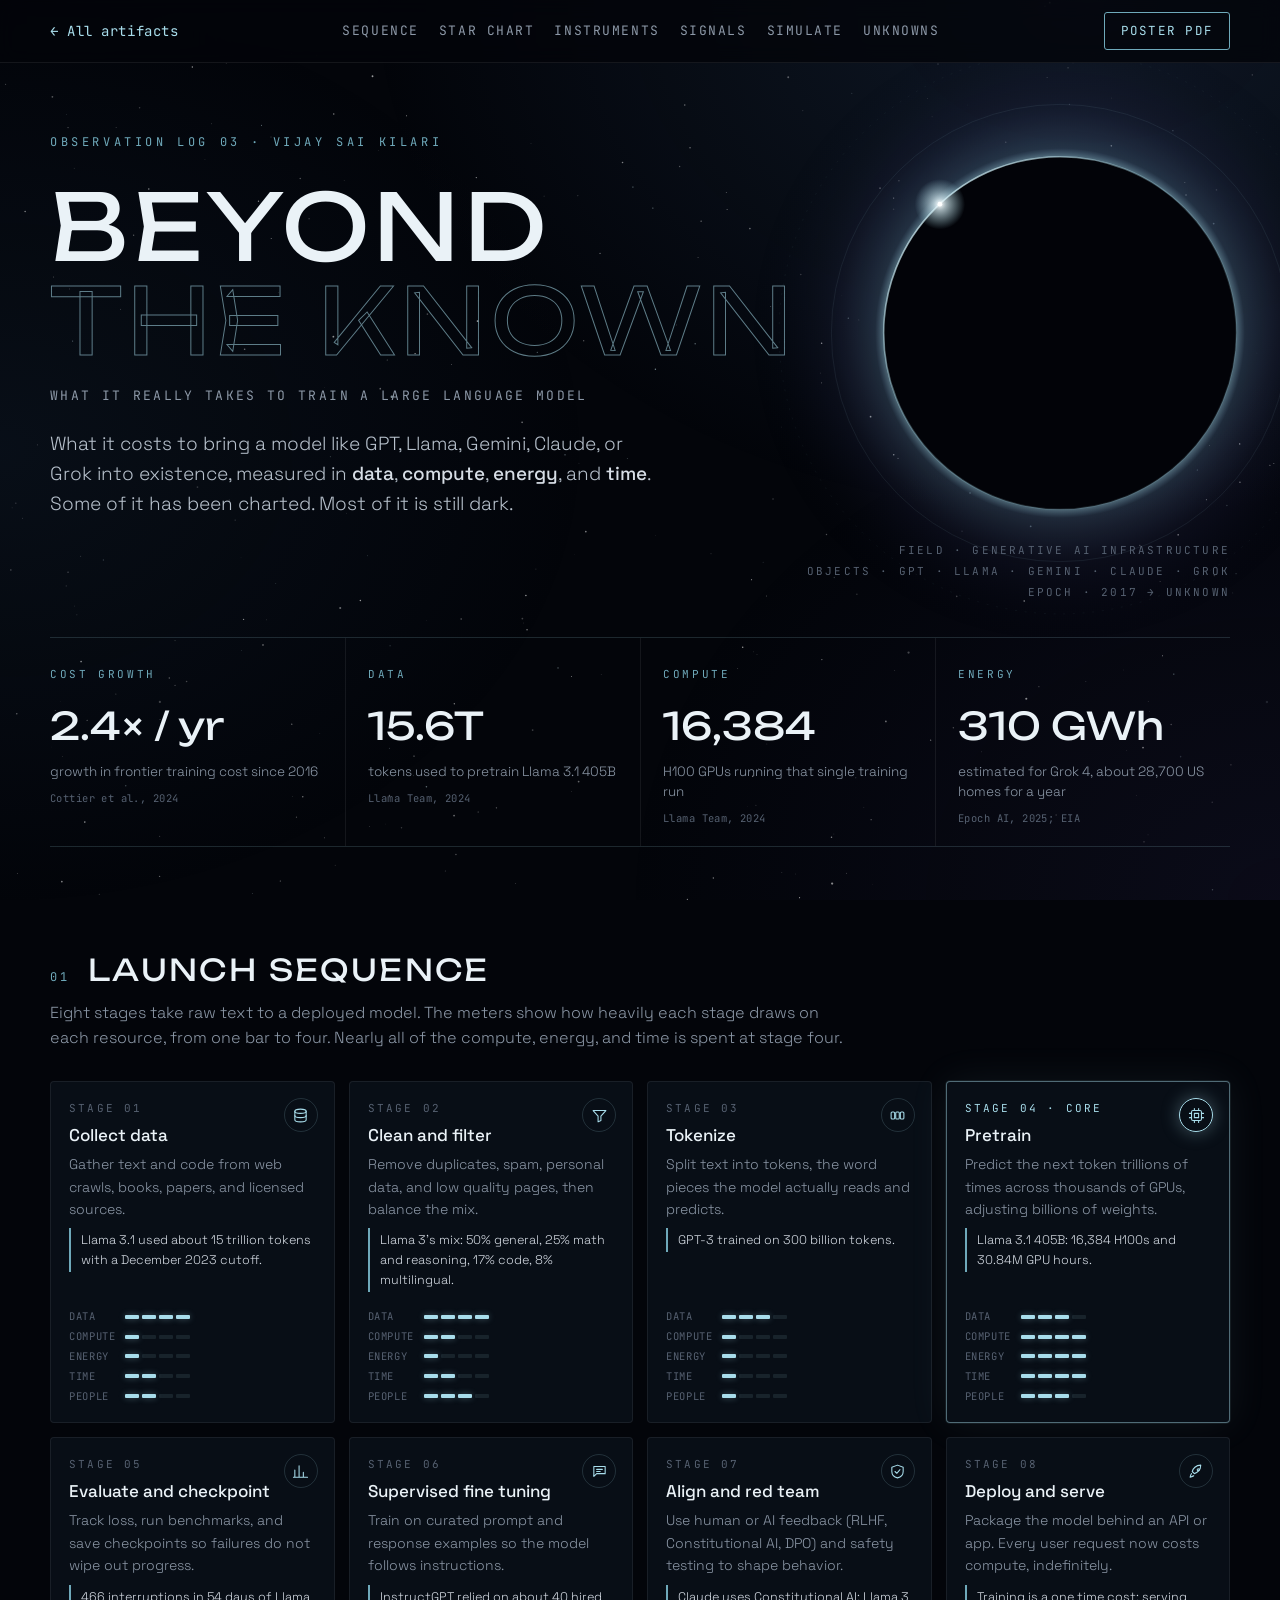
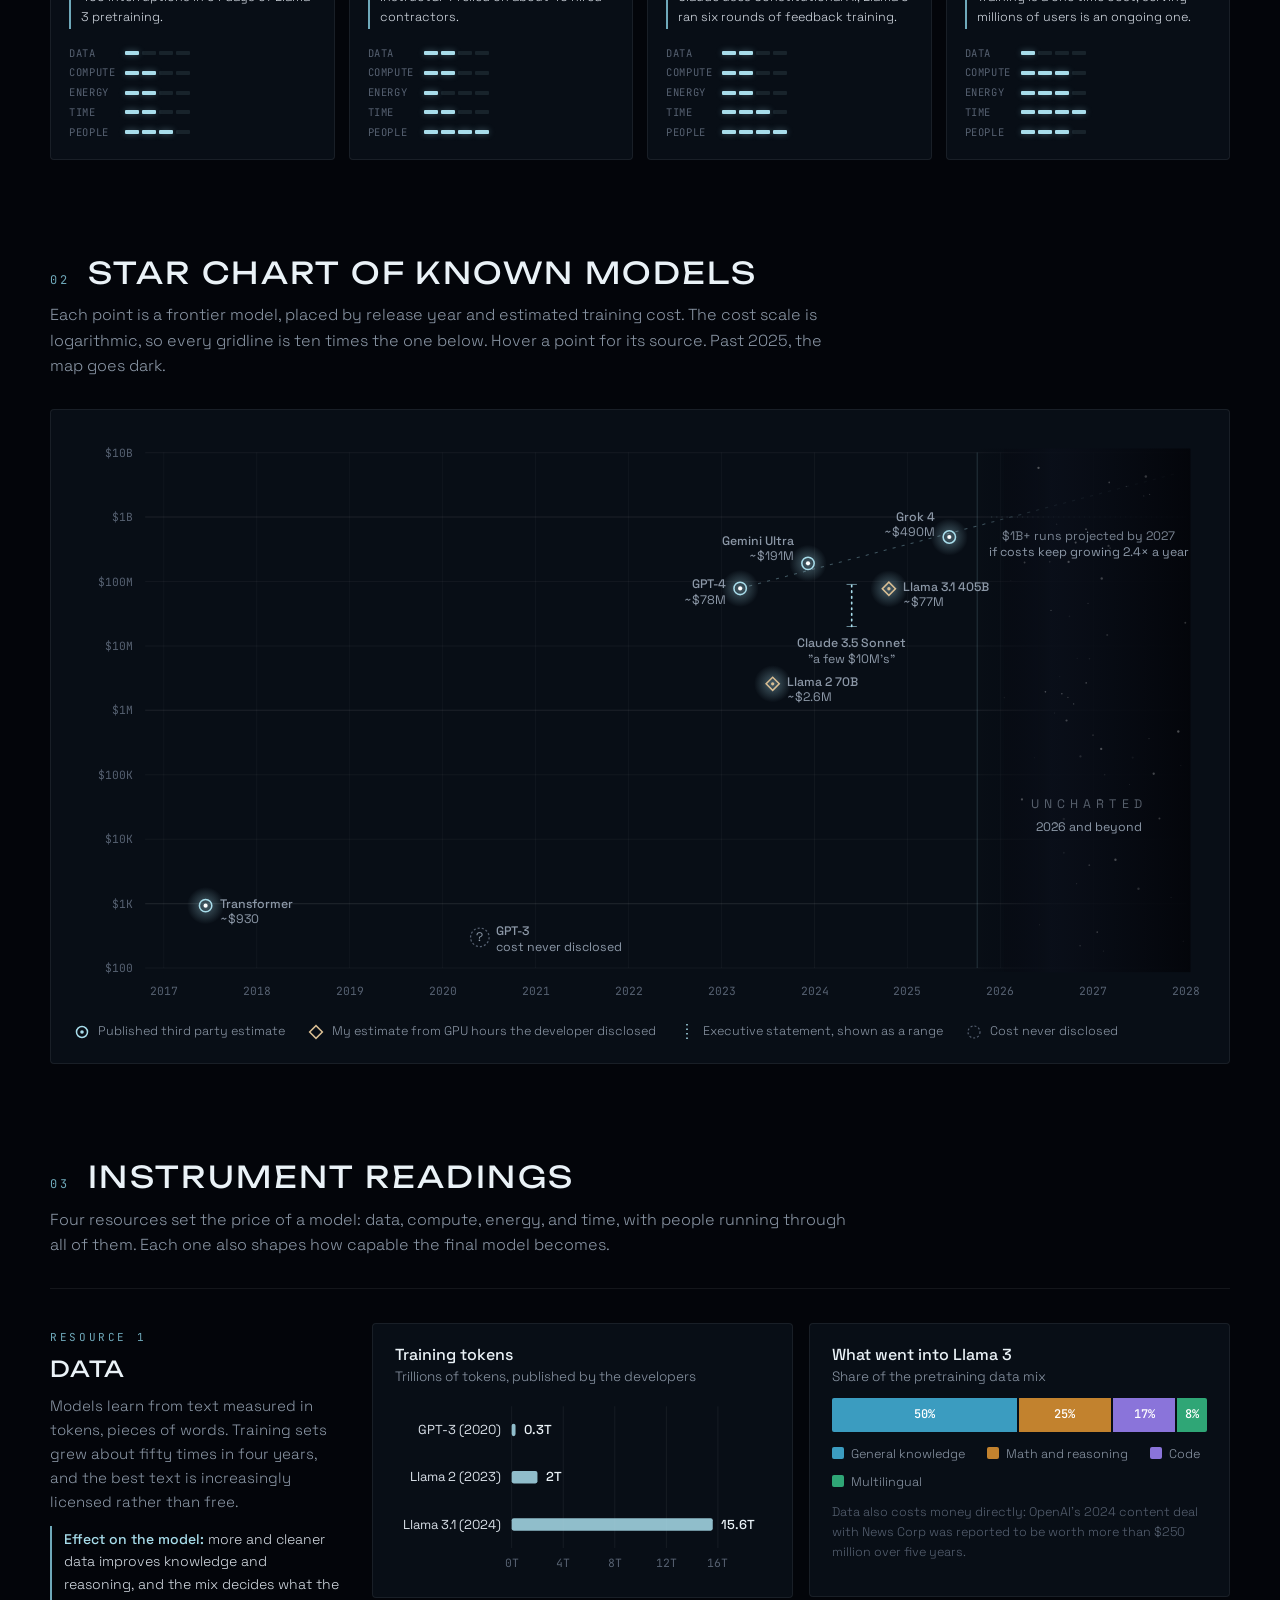
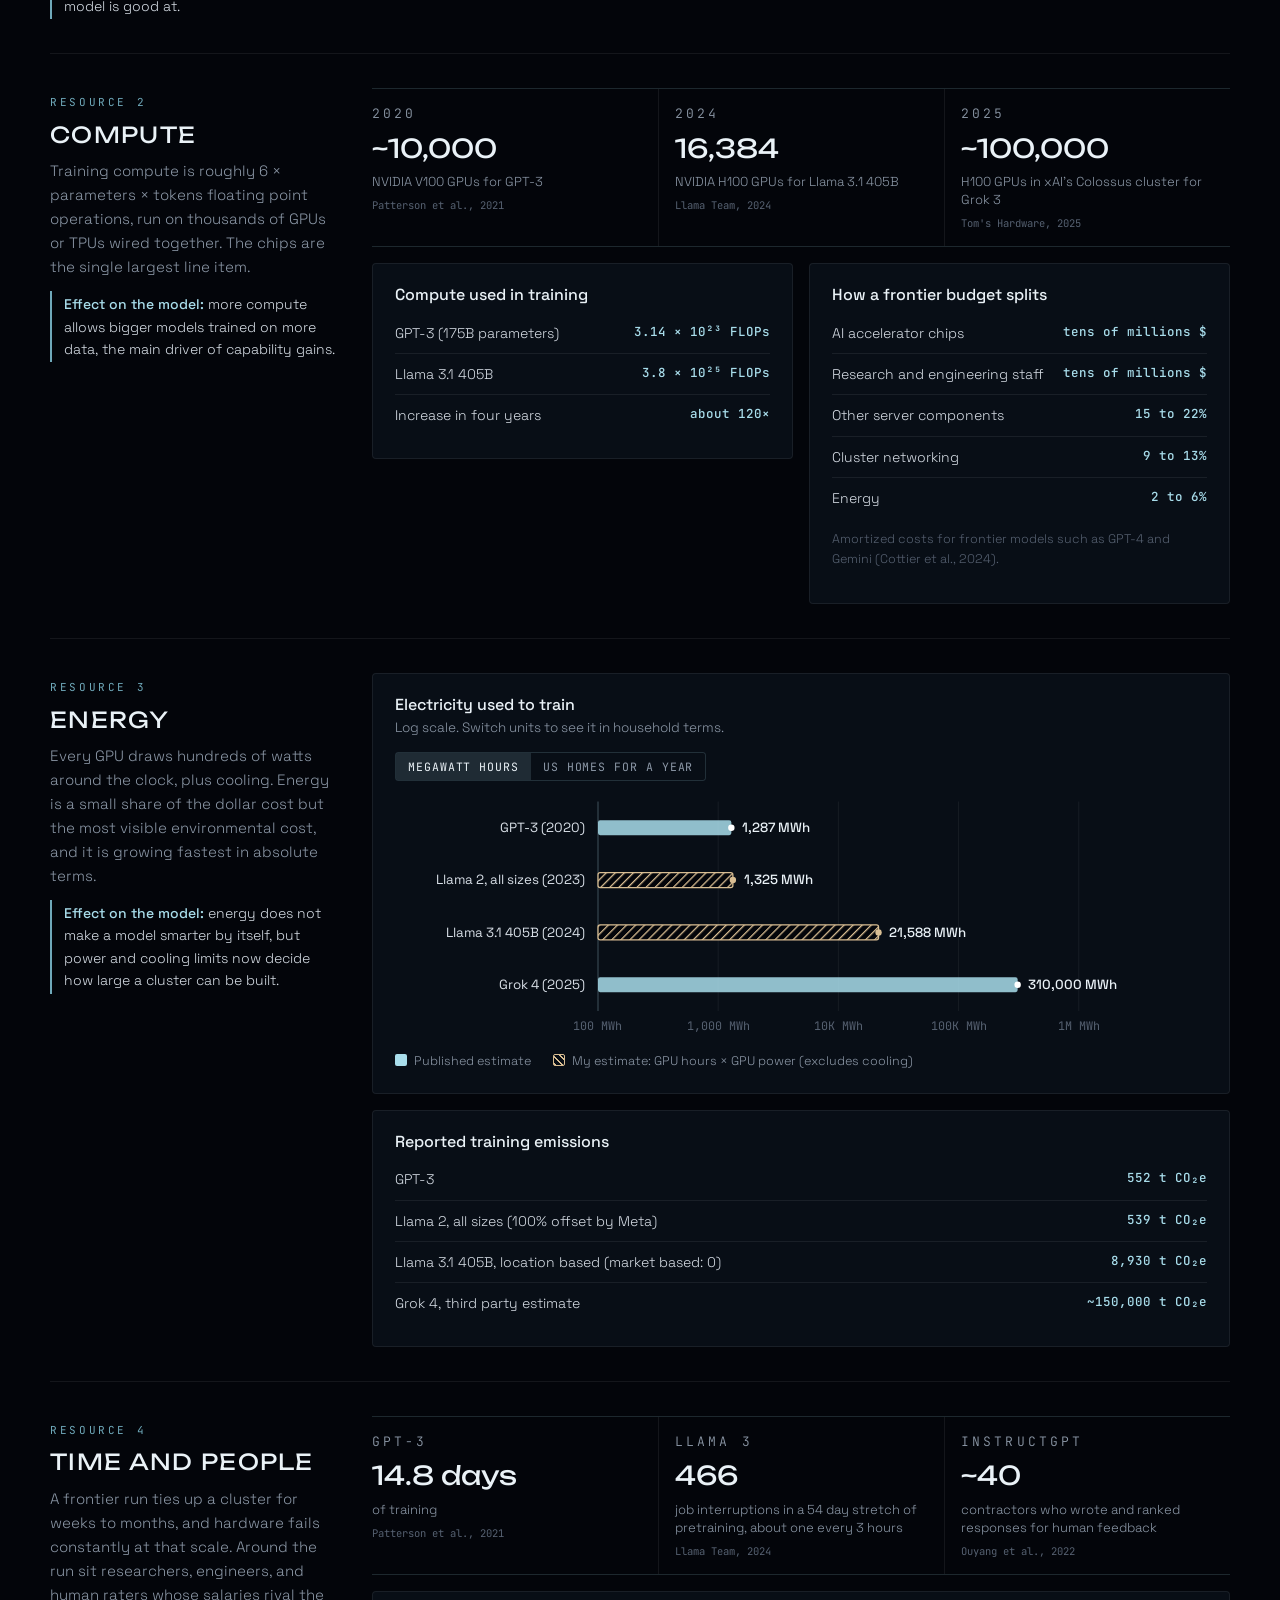
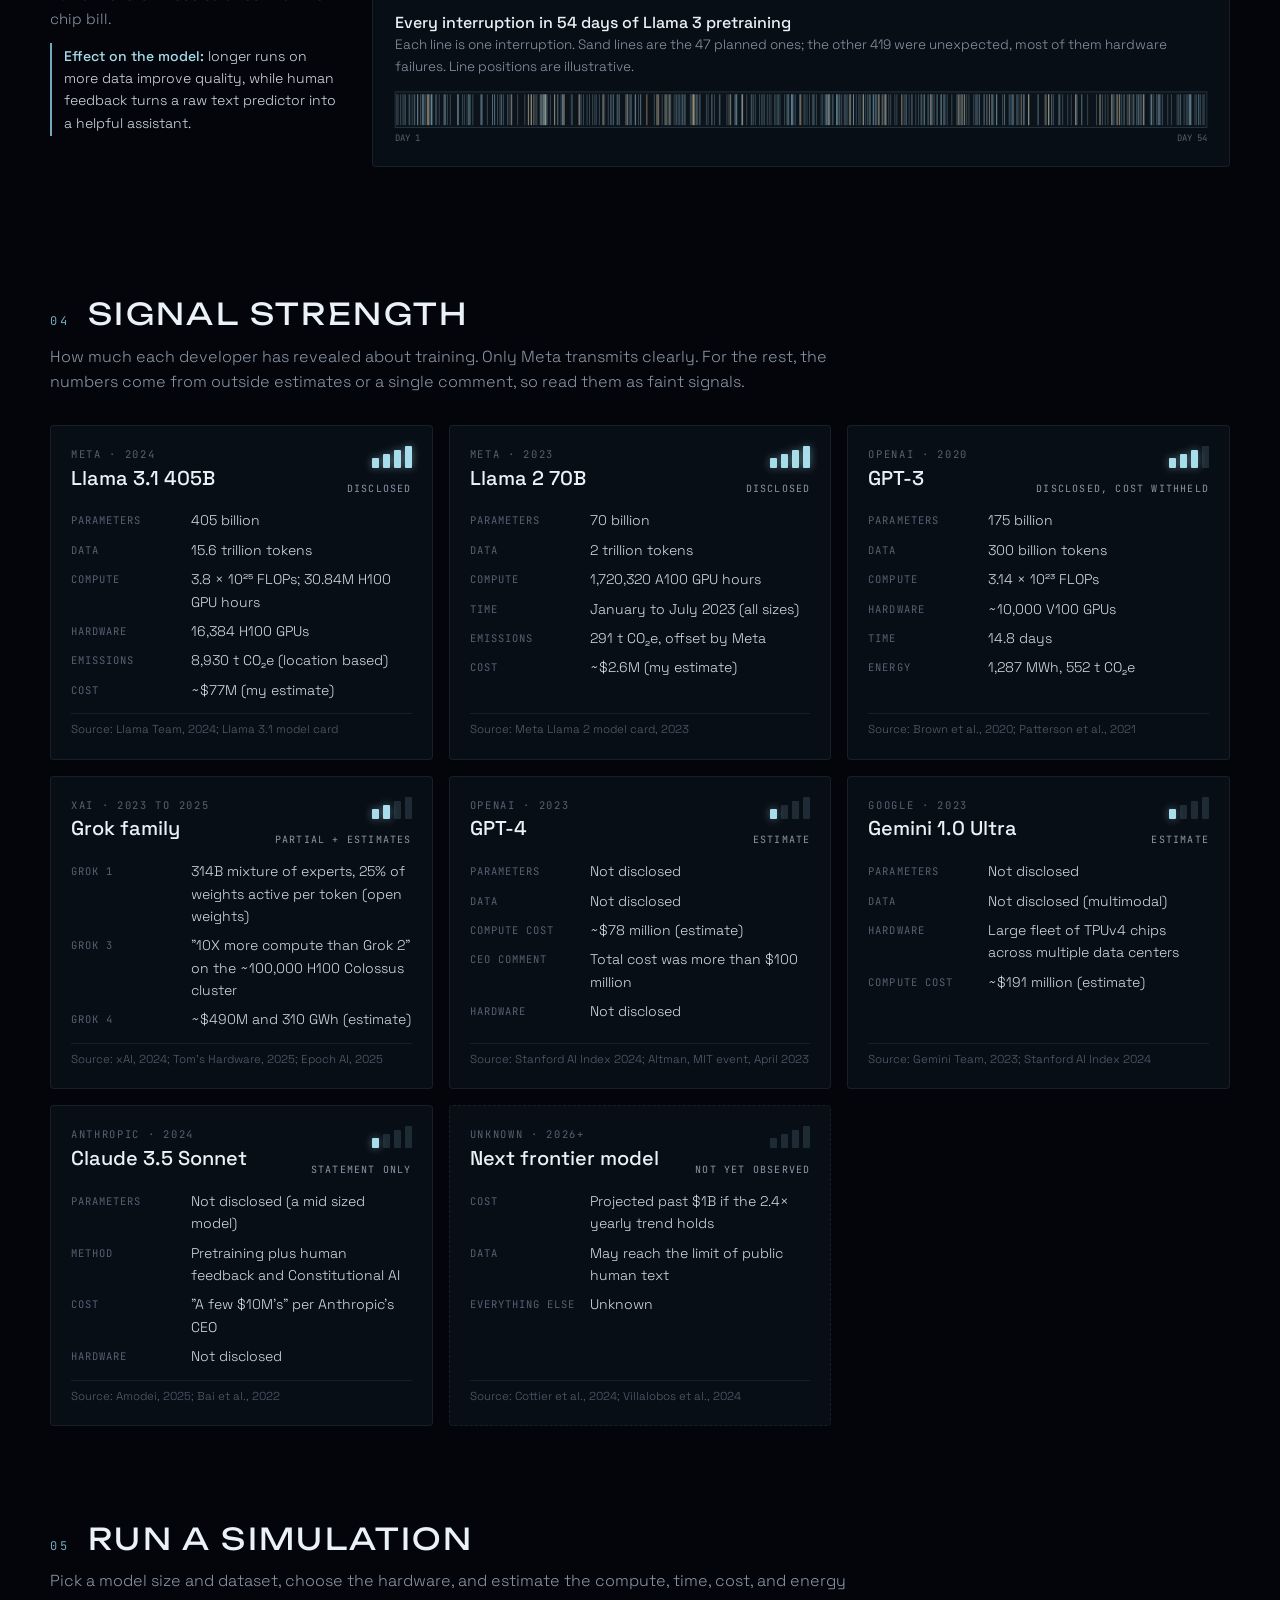
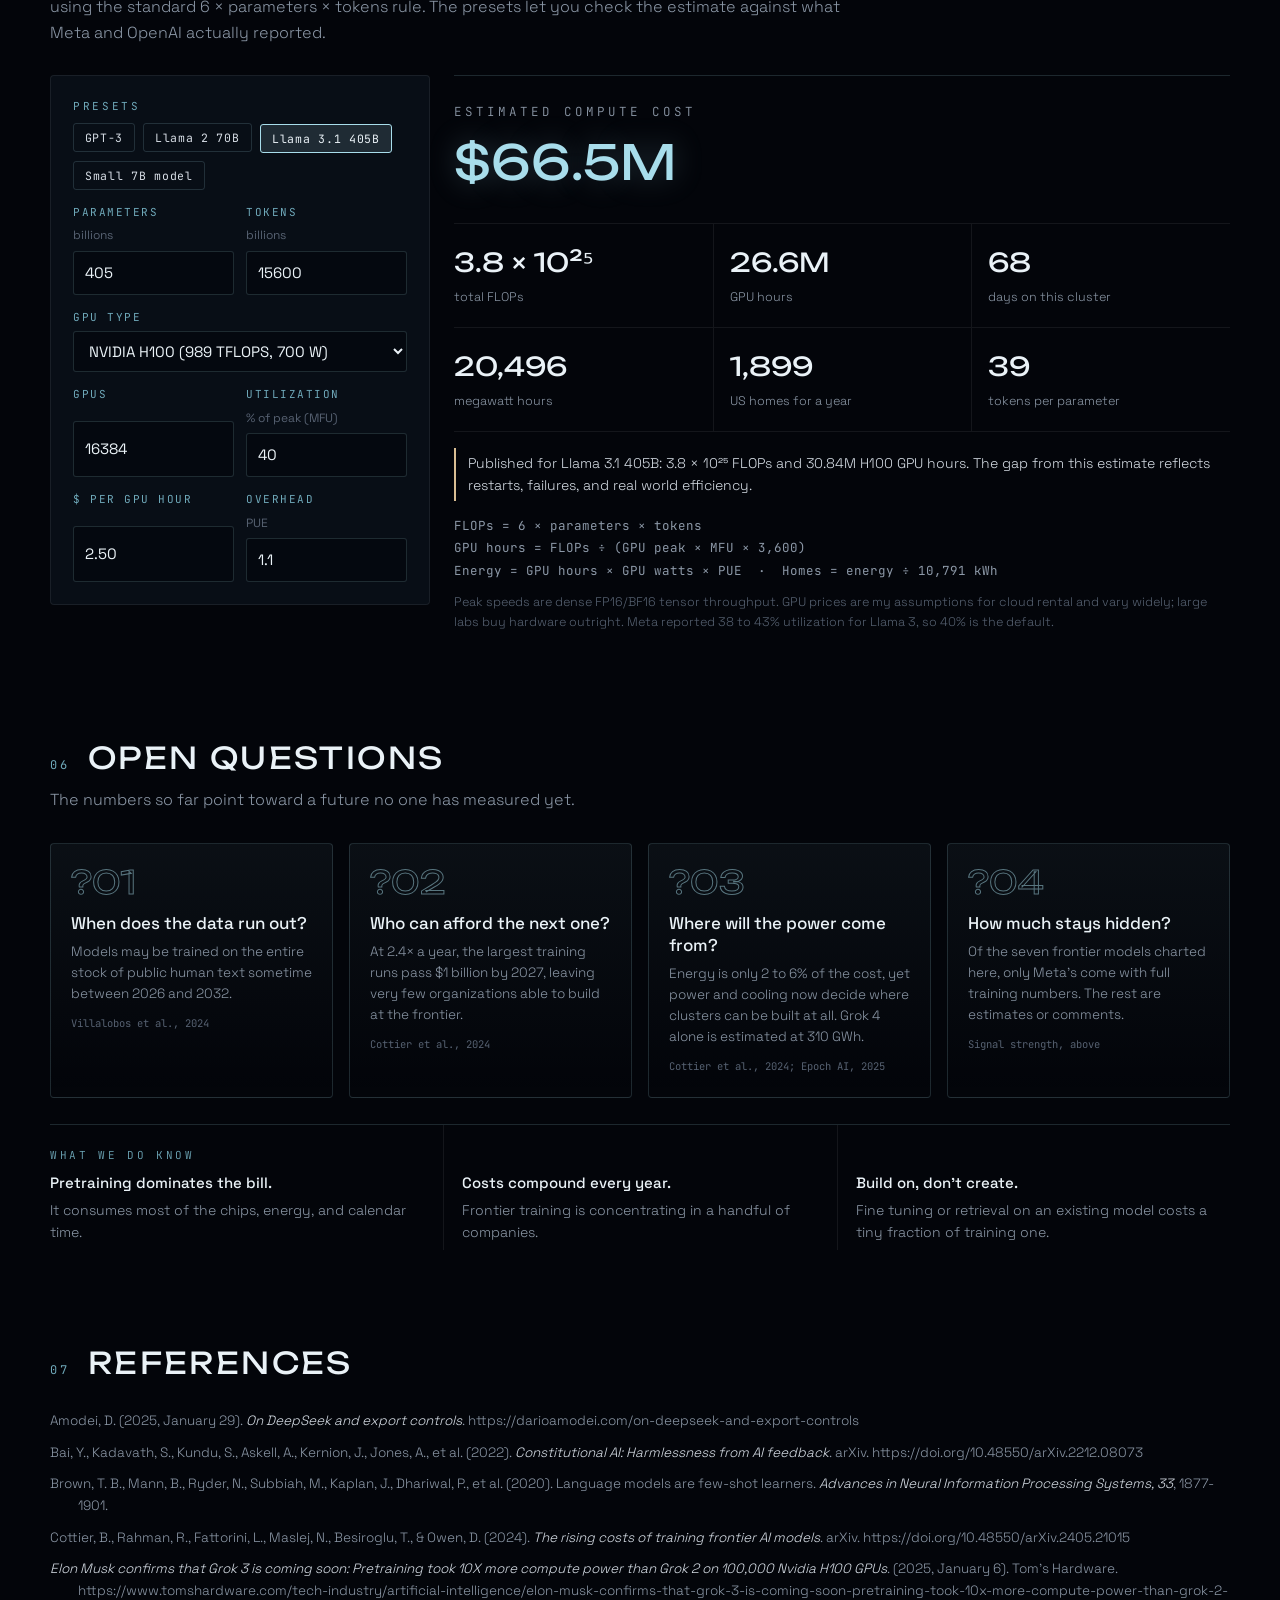
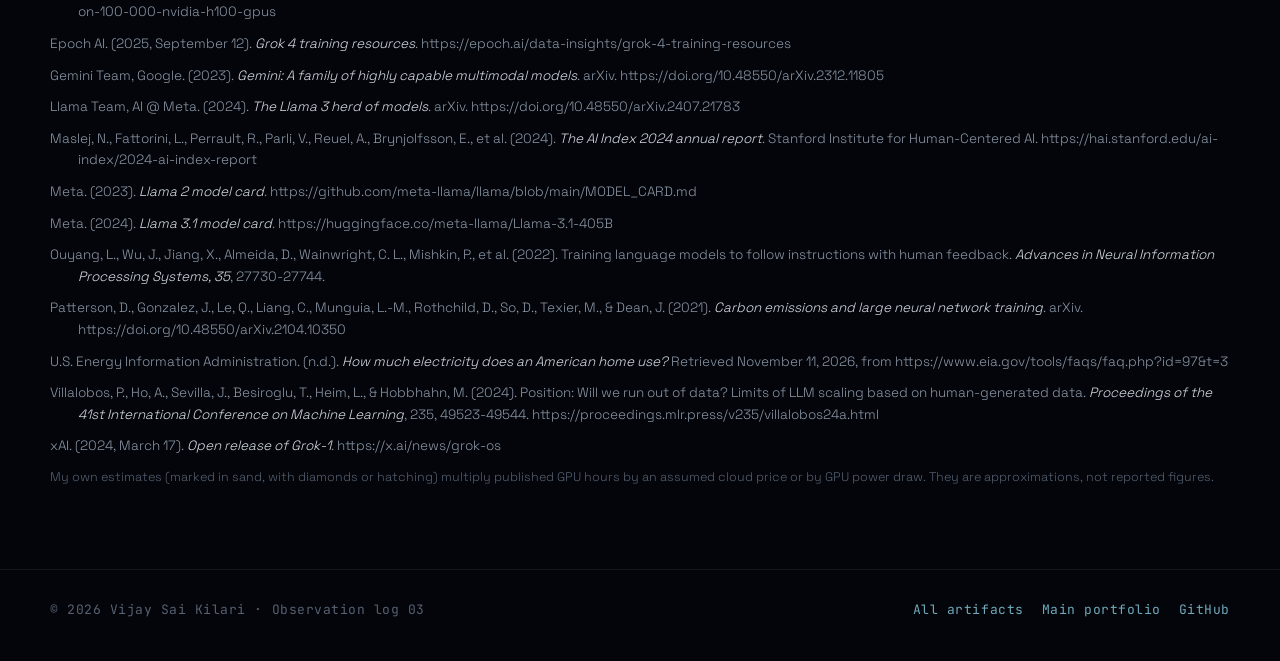
<file: artifacts/03-llm-training-costs/index.html>
<!doctype html>
<html lang="en">
<head>
  <meta charset="utf-8">
  <meta name="viewport" content="width=device-width, initial-scale=1">
  <title>Beyond the Known | Vijay Sai Kilari</title>
  <meta name="description" content="An interactive infographic on how large language models like GPT, Llama, Gemini, Claude, and Grok are trained, and what that training costs in data, compute, energy, and time.">
  <link rel="preconnect" href="https://fonts.googleapis.com">
  <link rel="preconnect" href="https://fonts.gstatic.com" crossorigin>
  <link href="https://fonts.googleapis.com/css2?family=JetBrains+Mono:wght@500&family=Space+Grotesk:wght@300;400;500;600&family=Unbounded:wght@400;600&display=swap" rel="stylesheet">
  <link rel="stylesheet" href="style.css">
</head>
<body>
  <svg id="sky" aria-hidden="true"></svg>
  <svg width="0" height="0" style="position:absolute" aria-hidden="true">
    <defs>
      <pattern id="hatch" width="6" height="6" patternUnits="userSpaceOnUse" patternTransform="rotate(45)">
        <rect width="6" height="6" fill="#03050A"/><line x1="0" y1="0" x2="0" y2="6" stroke="#D9BE93" stroke-width="2.4"/>
      </pattern>
    </defs>
  </svg>

  <header class="topbar">
    <div class="wrap">
      <a class="back" href="../../">&larr; All artifacts</a>
      <nav class="topnav">
        <a href="#sequence">Sequence</a>
        <a href="#chart">Star chart</a>
        <a href="#resources">Instruments</a>
        <a href="#models">Signals</a>
        <a href="#calculator">Simulate</a>
        <a href="#questions">Unknowns</a>
      </nav>
      <a class="btn" href="poster.pdf" download>Poster PDF</a>
    </div>
  </header>

  <main>
  <!-- HERO -->
  <section class="hero">
    <div class="wrap">
      <svg class="eclipse" viewBox="0 0 640 640" aria-hidden="true">
        <defs>
          <radialGradient id="corona" cx="50%" cy="50%" r="50%">
            <stop offset="0.52" stop-color="#A8DDEB" stop-opacity="0"/>
            <stop offset="0.565" stop-color="#A8DDEB" stop-opacity=".55"/>
            <stop offset="0.6" stop-color="#7EA9D6" stop-opacity=".22"/>
            <stop offset="0.75" stop-color="#5B5FA8" stop-opacity=".08"/>
            <stop offset="1" stop-color="#03050A" stop-opacity="0"/>
          </radialGradient>
          <radialGradient id="flare" cx="50%" cy="50%" r="50%">
            <stop offset="0" stop-color="#ffffff"/><stop offset=".25" stop-color="#DDF4FA" stop-opacity=".7"/><stop offset="1" stop-color="#A8DDEB" stop-opacity="0"/>
          </radialGradient>
          <linearGradient id="rim" x1="0" y1="0" x2="1" y2="1">
            <stop offset="0" stop-color="#E6F7FB" stop-opacity=".95"/><stop offset=".45" stop-color="#A8DDEB" stop-opacity=".25"/><stop offset="1" stop-color="#A8DDEB" stop-opacity=".05"/>
          </linearGradient>
        </defs>
        <circle cx="320" cy="320" r="318" fill="url(#corona)"/>
        <circle cx="320" cy="320" r="182" fill="#020308"/>
        <circle cx="320" cy="320" r="182" fill="none" stroke="url(#rim)" stroke-width="1.6"/>
        <circle cx="320" cy="320" r="236" fill="none" stroke="#A8DDEB" stroke-opacity=".08"/>
        <circle cx="320" cy="320" r="290" fill="none" stroke="#A8DDEB" stroke-opacity=".05" stroke-dasharray="2 8"/>
        <circle cx="196" cy="187" r="26" fill="url(#flare)"/><circle cx="196" cy="187" r="2.4" fill="#fff"/>
      </svg>
      <p class="eyebrow">Observation log 03 &middot; Vijay Sai Kilari</p>
      <h1>Beyond<span>the known</span></h1>
      <p class="sub">What it really takes to train a large language model</p>
      <p class="lede">What it costs to bring a model like GPT, Llama, Gemini, Claude, or Grok into existence, measured in <b>data</b>, <b>compute</b>, <b>energy</b>, and <b>time</b>. Some of it has been charted. Most of it is still dark.</p>
      <div class="coords">FIELD &middot; GENERATIVE AI INFRASTRUCTURE<br>OBJECTS &middot; GPT &middot; LLAMA &middot; GEMINI &middot; CLAUDE &middot; GROK<br>EPOCH &middot; 2017 &rarr; UNKNOWN</div>
    </div>
    <div class="wrap">
      <div class="tele">
        <div><span class="k">Cost growth</span><b>2.4&times; / yr</b><span class="d">growth in frontier training cost since 2016</span><small>Cottier et al., 2024</small></div>
        <div><span class="k">Data</span><b>15.6T</b><span class="d">tokens used to pretrain Llama 3.1 405B</span><small>Llama Team, 2024</small></div>
        <div><span class="k">Compute</span><b>16,384</b><span class="d">H100 GPUs running that single training run</span><small>Llama Team, 2024</small></div>
        <div><span class="k">Energy</span><b>310 GWh</b><span class="d">estimated for Grok 4, about 28,700 US homes for a year</span><small>Epoch AI, 2025; EIA</small></div>
      </div>
    </div>
  </section>

  <!-- 01 SEQUENCE -->
  <section class="section" id="sequence">
    <div class="wrap">
      <div class="section-head">
        <div class="sh"><span class="n">01</span><h2>Launch sequence</h2></div>
        <p>Eight stages take raw text to a deployed model. The meters show how heavily each stage draws on each resource, from one bar to four. Nearly all of the compute, energy, and time is spent at stage four.</p>
      </div>
      <div class="pipeline" id="pipeline-mount"></div>
    </div>
  </section>

  <!-- 02 STAR CHART -->
  <section class="section" id="chart">
    <div class="wrap">
      <div class="section-head">
        <div class="sh"><span class="n">02</span><h2>Star chart of known models</h2></div>
        <p>Each point is a frontier model, placed by release year and estimated training cost. The cost scale is logarithmic, so every gridline is ten times the one below. Hover a point for its source. Past 2025, the map goes dark.</p>
      </div>
      <div class="panel chart">
        <div class="starwrap"><svg id="star" viewBox="0 0 1100 560" role="img" aria-label="Scatter chart of estimated training cost by release year, from the Transformer at about 930 dollars in 2017 to Grok 4 at about 490 million dollars in 2025, with a projection past 1 billion dollars by 2027"></svg></div>
        <div class="legend-row">
          <span><svg width="18" height="18"><circle cx="9" cy="9" r="5.5" fill="none" stroke="#A8DDEB" stroke-width="1.5"/><circle cx="9" cy="9" r="1.8" fill="#A8DDEB"/></svg>Published third party estimate</span>
          <span><svg width="18" height="18"><rect x="4.5" y="4.5" width="9" height="9" transform="rotate(45 9 9)" fill="none" stroke="#D9BE93" stroke-width="1.5"/></svg>My estimate from GPU hours the developer disclosed</span>
          <span><svg width="18" height="18"><line x1="9" y1="1" x2="9" y2="17" stroke="#A8DDEB" stroke-width="1.5" stroke-dasharray="1.5 3"/></svg>Executive statement, shown as a range</span>
          <span><svg width="18" height="18"><circle cx="9" cy="9" r="6" fill="none" stroke="#566171" stroke-width="1.2" stroke-dasharray="2 2"/></svg>Cost never disclosed</span>
        </div>
      </div>
    </div>
  </section>

  <!-- 03 INSTRUMENTS -->
  <section class="section" id="resources">
    <div class="wrap">
      <div class="section-head">
        <div class="sh"><span class="n">03</span><h2>Instrument readings</h2></div>
        <p>Four resources set the price of a model: data, compute, energy, and time, with people running through all of them. Each one also shapes how capable the final model becomes.</p>
      </div>

      <div class="res">
        <div class="side">
          <span class="k">Resource 1</span>
          <h3>Data</h3>
          <p>Models learn from text measured in tokens, pieces of words. Training sets grew about fifty times in four years, and the best text is increasingly licensed rather than free.</p>
          <div class="why"><b>Effect on the model:</b> more and cleaner data improves knowledge and reasoning, and the mix decides what the model is good at.</div>
        </div>
        <div class="body">
          <div class="panel chart" id="chart-tokens">
            <h4>Training tokens</h4>
            <p class="sub">Trillions of tokens, published by the developers</p>
            <svg viewBox="0 0 360 170" role="img" aria-label="Bar chart: GPT-3 0.3 trillion tokens, Llama 2 2 trillion, Llama 3.1 15.6 trillion"></svg>
          </div>
          <div class="panel chart">
            <h4>What went into Llama 3</h4>
            <p class="sub">Share of the pretraining data mix</p>
            <div class="mix" role="img" aria-label="General knowledge 50 percent, math and reasoning 25 percent, code 17 percent, multilingual 8 percent">
              <div style="flex:50;background:var(--s1)">50%</div>
              <div style="flex:25;background:var(--s2)">25%</div>
              <div style="flex:17;background:var(--s3)">17%</div>
              <div style="flex:8;background:var(--s4)">8%</div>
            </div>
            <div class="legend-row">
              <span><i style="background:var(--s1)"></i>General knowledge</span>
              <span><i style="background:var(--s2)"></i>Math and reasoning</span>
              <span><i style="background:var(--s3)"></i>Code</span>
              <span><i style="background:var(--s4)"></i>Multilingual</span>
            </div>
            <p class="note">Data also costs money directly: OpenAI's 2024 content deal with News Corp was reported to be worth more than $250 million over five years.</p>
          </div>
        </div>
      </div>

      <div class="res">
        <div class="side">
          <span class="k">Resource 2</span>
          <h3>Compute</h3>
          <p>Training compute is roughly 6 &times; parameters &times; tokens floating point operations, run on thousands of GPUs or TPUs wired together. The chips are the single largest line item.</p>
          <div class="why"><b>Effect on the model:</b> more compute allows bigger models trained on more data, the main driver of capability gains.</div>
        </div>
        <div class="body">
          <div class="readouts wide">
            <div><span class="k">2020</span><b>~10,000</b><span>NVIDIA V100 GPUs for GPT-3</span><small>Patterson et al., 2021</small></div>
            <div><span class="k">2024</span><b>16,384</b><span>NVIDIA H100 GPUs for Llama 3.1 405B</span><small>Llama Team, 2024</small></div>
            <div><span class="k">2025</span><b>~100,000</b><span>H100 GPUs in xAI's Colossus cluster for Grok 3</span><small>Tom's Hardware, 2025</small></div>
          </div>
          <div class="panel">
            <h4>Compute used in training</h4>
            <ul class="split">
              <li><span>GPT-3 (175B parameters)</span><b>3.14 &times; 10&sup2;&sup3; FLOPs</b></li>
              <li><span>Llama 3.1 405B</span><b>3.8 &times; 10&sup2;&#8309; FLOPs</b></li>
              <li><span>Increase in four years</span><b>about 120&times;</b></li>
            </ul>
          </div>
          <div class="panel">
            <h4>How a frontier budget splits</h4>
            <ul class="split">
              <li><span>AI accelerator chips</span><b>tens of millions $</b></li>
              <li><span>Research and engineering staff</span><b>tens of millions $</b></li>
              <li><span>Other server components</span><b>15 to 22%</b></li>
              <li><span>Cluster networking</span><b>9 to 13%</b></li>
              <li><span>Energy</span><b>2 to 6%</b></li>
            </ul>
            <p class="note">Amortized costs for frontier models such as GPT-4 and Gemini (Cottier et al., 2024).</p>
          </div>
        </div>
      </div>

      <div class="res">
        <div class="side">
          <span class="k">Resource 3</span>
          <h3>Energy</h3>
          <p>Every GPU draws hundreds of watts around the clock, plus cooling. Energy is a small share of the dollar cost but the most visible environmental cost, and it is growing fastest in absolute terms.</p>
          <div class="why"><b>Effect on the model:</b> energy does not make a model smarter by itself, but power and cooling limits now decide how large a cluster can be built.</div>
        </div>
        <div class="body">
          <div class="panel chart wide" id="chart-energy">
            <h4>Electricity used to train</h4>
            <p class="sub">Log scale. Switch units to see it in household terms.</p>
            <div class="unit-toggle" role="group" aria-label="Energy units">
              <button type="button" class="on" data-unit="mwh">Megawatt hours</button>
              <button type="button" data-unit="homes">US homes for a year</button>
            </div>
            <svg viewBox="0 0 760 230" role="img" aria-label="Bar chart of training electricity: GPT-3 1,287 MWh, Llama 2 family about 1,325 MWh, Llama 3.1 405B about 21,600 MWh, Grok 4 about 310,000 MWh"></svg>
            <div class="legend-row"><span><i class="solid"></i>Published estimate</span><span><i class="hatch"></i>My estimate: GPU hours &times; GPU power (excludes cooling)</span></div>
          </div>
          <div class="panel wide">
            <h4>Reported training emissions</h4>
            <ul class="split">
              <li><span>GPT-3</span><b>552 t CO&#8322;e</b></li>
              <li><span>Llama 2, all sizes (100% offset by Meta)</span><b>539 t CO&#8322;e</b></li>
              <li><span>Llama 3.1 405B, location based (market based: 0)</span><b>8,930 t CO&#8322;e</b></li>
              <li><span>Grok 4, third party estimate</span><b>~150,000 t CO&#8322;e</b></li>
            </ul>
          </div>
        </div>
      </div>

      <div class="res">
        <div class="side">
          <span class="k">Resource 4</span>
          <h3>Time and people</h3>
          <p>A frontier run ties up a cluster for weeks to months, and hardware fails constantly at that scale. Around the run sit researchers, engineers, and human raters whose salaries rival the chip bill.</p>
          <div class="why"><b>Effect on the model:</b> longer runs on more data improve quality, while human feedback turns a raw text predictor into a helpful assistant.</div>
        </div>
        <div class="body">
          <div class="readouts wide">
            <div><span class="k">GPT-3</span><b>14.8 days</b><span>of training</span><small>Patterson et al., 2021</small></div>
            <div><span class="k">Llama 3</span><b>466</b><span>job interruptions in a 54 day stretch of pretraining, about one every 3 hours</span><small>Llama Team, 2024</small></div>
            <div><span class="k">InstructGPT</span><b>~40</b><span>contractors who wrote and ranked responses for human feedback</span><small>Ouyang et al., 2022</small></div>
          </div>
          <div class="panel wide chart">
            <h4>Every interruption in 54 days of Llama 3 pretraining</h4>
            <p class="sub">Each line is one interruption. Sand lines are the 47 planned ones; the other 419 were unexpected, most of them hardware failures. Line positions are illustrative.</p>
            <svg id="interrupts" class="interrupts" viewBox="0 0 1000 70" role="img" aria-label="466 interruption marks spread across a 54 day timeline"></svg>
          </div>
        </div>
      </div>
    </div>
  </section>

  <!-- 04 SIGNALS -->
  <section class="section" id="models">
    <div class="wrap">
      <div class="section-head">
        <div class="sh"><span class="n">04</span><h2>Signal strength</h2></div>
        <p>How much each developer has revealed about training. Only Meta transmits clearly. For the rest, the numbers come from outside estimates or a single comment, so read them as faint signals.</p>
      </div>
      <div class="models" id="models-mount"></div>
    </div>
  </section>

  <!-- 05 CALCULATOR -->
  <section class="section" id="calculator">
    <div class="wrap">
      <div class="section-head">
        <div class="sh"><span class="n">05</span><h2>Run a simulation</h2></div>
        <p>Pick a model size and dataset, choose the hardware, and estimate the compute, time, cost, and energy using the standard 6 &times; parameters &times; tokens rule. The presets let you check the estimate against what Meta and OpenAI actually reported.</p>
      </div>
      <div class="calc">
        <form id="calc-form" class="panel" onsubmit="return false;">
          <div>
            <div class="k" style="margin-bottom:8px">Presets</div>
            <div class="presets" id="presets"></div>
          </div>
          <div class="row2">
            <label>Parameters <small>billions</small><input id="in-params" type="number" min="0.1" step="any" value="405"></label>
            <label>Tokens <small>billions</small><input id="in-tokens" type="number" min="1" step="any" value="15600"></label>
          </div>
          <label>GPU type
            <select id="in-gpu">
              <option value="v100">NVIDIA V100 (125 TFLOPS, 300 W)</option>
              <option value="a100">NVIDIA A100 (312 TFLOPS, 400 W)</option>
              <option value="h100" selected>NVIDIA H100 (989 TFLOPS, 700 W)</option>
            </select>
          </label>
          <div class="row2">
            <label>GPUs<input id="in-gpus" type="number" min="1" step="1" value="16384"></label>
            <label>Utilization <small>% of peak (MFU)</small><input id="in-mfu" type="number" min="5" max="80" step="1" value="40"></label>
          </div>
          <div class="row2">
            <label>$ per GPU hour<input id="in-price" type="number" min="0" step="0.05" value="2.50"></label>
            <label>Overhead <small>PUE</small><input id="in-pue" type="number" min="1" max="2" step="0.05" value="1.1"></label>
          </div>
        </form>
        <div>
          <div class="out">
            <div class="hero-out"><span class="k">Estimated compute cost</span><b id="o-cost">$0</b></div>
            <div><b id="o-flops">0</b><span>total FLOPs</span></div>
            <div><b id="o-hours">0</b><span>GPU hours</span></div>
            <div><b id="o-days">0</b><span>days on this cluster</span></div>
            <div><b id="o-mwh">0</b><span>megawatt hours</span></div>
            <div><b id="o-homes">0</b><span>US homes for a year</span></div>
            <div><b id="o-tpp">0</b><span>tokens per parameter</span></div>
          </div>
          <div class="compare" id="compare"></div>
          <div class="formula">
            FLOPs = 6 &times; parameters &times; tokens<br>
            GPU hours = FLOPs &divide; (GPU peak &times; MFU &times; 3,600)<br>
            Energy = GPU hours &times; GPU watts &times; PUE &nbsp;&middot;&nbsp; Homes = energy &divide; 10,791 kWh
          </div>
          <p class="note">Peak speeds are dense FP16/BF16 tensor throughput. GPU prices are my assumptions for cloud rental and vary widely; large labs buy hardware outright. Meta reported 38 to 43% utilization for Llama 3, so 40% is the default.</p>
        </div>
      </div>
    </div>
  </section>

  <!-- 06 QUESTIONS -->
  <section class="section" id="questions">
    <div class="wrap">
      <div class="section-head">
        <div class="sh"><span class="n">06</span><h2>Open questions</h2></div>
        <p>The numbers so far point toward a future no one has measured yet.</p>
      </div>
      <div class="qs">
        <div class="q"><div class="qn">?01</div><b>When does the data run out?</b><p>Models may be trained on the entire stock of public human text sometime between 2026 and 2032.</p><small>Villalobos et al., 2024</small></div>
        <div class="q"><div class="qn">?02</div><b>Who can afford the next one?</b><p>At 2.4&times; a year, the largest training runs pass $1 billion by 2027, leaving very few organizations able to build at the frontier.</p><small>Cottier et al., 2024</small></div>
        <div class="q"><div class="qn">?03</div><b>Where will the power come from?</b><p>Energy is only 2 to 6% of the cost, yet power and cooling now decide where clusters can be built at all. Grok 4 alone is estimated at 310 GWh.</p><small>Cottier et al., 2024; Epoch AI, 2025</small></div>
        <div class="q"><div class="qn">?04</div><b>How much stays hidden?</b><p>Of the seven frontier models charted here, only Meta's come with full training numbers. The rest are estimates or comments.</p><small>Signal strength, above</small></div>
      </div>
      <div class="known">
        <div><span class="k">What we do know</span><b>Pretraining dominates the bill.</b>It consumes most of the chips, energy, and calendar time.</div>
        <div><span class="k">&nbsp;</span><b>Costs compound every year.</b>Frontier training is concentrating in a handful of companies.</div>
        <div><span class="k">&nbsp;</span><b>Build on, don't create.</b>Fine tuning or retrieval on an existing model costs a tiny fraction of training one.</div>
      </div>
    </div>
  </section>

  <!-- SOURCES -->
  <section class="section" id="sources">
    <div class="wrap">
      <div class="section-head"><div class="sh"><span class="n">07</span><h2>References</h2></div></div>
      <div class="refs">
        <p>Amodei, D. (2025, January 29). <em>On DeepSeek and export controls</em>. https://darioamodei.com/on-deepseek-and-export-controls</p>
        <p>Bai, Y., Kadavath, S., Kundu, S., Askell, A., Kernion, J., Jones, A., et al. (2022). <em>Constitutional AI: Harmlessness from AI feedback</em>. arXiv. https://doi.org/10.48550/arXiv.2212.08073</p>
        <p>Brown, T. B., Mann, B., Ryder, N., Subbiah, M., Kaplan, J., Dhariwal, P., et al. (2020). Language models are few-shot learners. <em>Advances in Neural Information Processing Systems, 33</em>, 1877-1901.</p>
        <p>Cottier, B., Rahman, R., Fattorini, L., Maslej, N., Besiroglu, T., &amp; Owen, D. (2024). <em>The rising costs of training frontier AI models</em>. arXiv. https://doi.org/10.48550/arXiv.2405.21015</p>
        <p><em>Elon Musk confirms that Grok 3 is coming soon: Pretraining took 10X more compute power than Grok 2 on 100,000 Nvidia H100 GPUs</em>. (2025, January 6). Tom's Hardware. https://www.tomshardware.com/tech-industry/artificial-intelligence/elon-musk-confirms-that-grok-3-is-coming-soon-pretraining-took-10x-more-compute-power-than-grok-2-on-100-000-nvidia-h100-gpus</p>
        <p>Epoch AI. (2025, September 12). <em>Grok 4 training resources</em>. https://epoch.ai/data-insights/grok-4-training-resources</p>
        <p>Gemini Team, Google. (2023). <em>Gemini: A family of highly capable multimodal models</em>. arXiv. https://doi.org/10.48550/arXiv.2312.11805</p>
        <p>Llama Team, AI @ Meta. (2024). <em>The Llama 3 herd of models</em>. arXiv. https://doi.org/10.48550/arXiv.2407.21783</p>
        <p>Maslej, N., Fattorini, L., Perrault, R., Parli, V., Reuel, A., Brynjolfsson, E., et al. (2024). <em>The AI Index 2024 annual report</em>. Stanford Institute for Human-Centered AI. https://hai.stanford.edu/ai-index/2024-ai-index-report</p>
        <p>Meta. (2023). <em>Llama 2 model card</em>. https://github.com/meta-llama/llama/blob/main/MODEL_CARD.md</p>
        <p>Meta. (2024). <em>Llama 3.1 model card</em>. https://huggingface.co/meta-llama/Llama-3.1-405B</p>
        <p>Ouyang, L., Wu, J., Jiang, X., Almeida, D., Wainwright, C. L., Mishkin, P., et al. (2022). Training language models to follow instructions with human feedback. <em>Advances in Neural Information Processing Systems, 35</em>, 27730-27744.</p>
        <p>Patterson, D., Gonzalez, J., Le, Q., Liang, C., Munguia, L.-M., Rothchild, D., So, D., Texier, M., &amp; Dean, J. (2021). <em>Carbon emissions and large neural network training</em>. arXiv. https://doi.org/10.48550/arXiv.2104.10350</p>
        <p>U.S. Energy Information Administration. (n.d.). <em>How much electricity does an American home use?</em> Retrieved November 11, 2026, from https://www.eia.gov/tools/faqs/faq.php?id=97&amp;t=3</p>
        <p>Villalobos, P., Ho, A., Sevilla, J., Besiroglu, T., Heim, L., &amp; Hobbhahn, M. (2024). Position: Will we run out of data? Limits of LLM scaling based on human-generated data. <em>Proceedings of the 41st International Conference on Machine Learning</em>, 235, 49523-49544. https://proceedings.mlr.press/v235/villalobos24a.html</p>
        <p>xAI. (2024, March 17). <em>Open release of Grok-1</em>. https://x.ai/news/grok-os</p>
      </div>
      <p class="note">My own estimates (marked in sand, with diamonds or hatching) multiply published GPU hours by an assumed cloud price or by GPU power draw. They are approximations, not reported figures.</p>
    </div>
  </section>
  </main>

  <footer class="footer">
    <div class="wrap">
      <div>&copy; 2026 Vijay Sai Kilari &middot; Observation log 03</div>
      <div><a href="../../">All artifacts</a><a href="https://omsairamkvs99.github.io/">Main portfolio</a><a href="https://github.com/omsairamkvs99">GitHub</a></div>
    </div>
  </footer>

  <div class="tip" id="tip" role="tooltip"></div>
  <script src="app.js"></script>
</body>
</html>
</file>
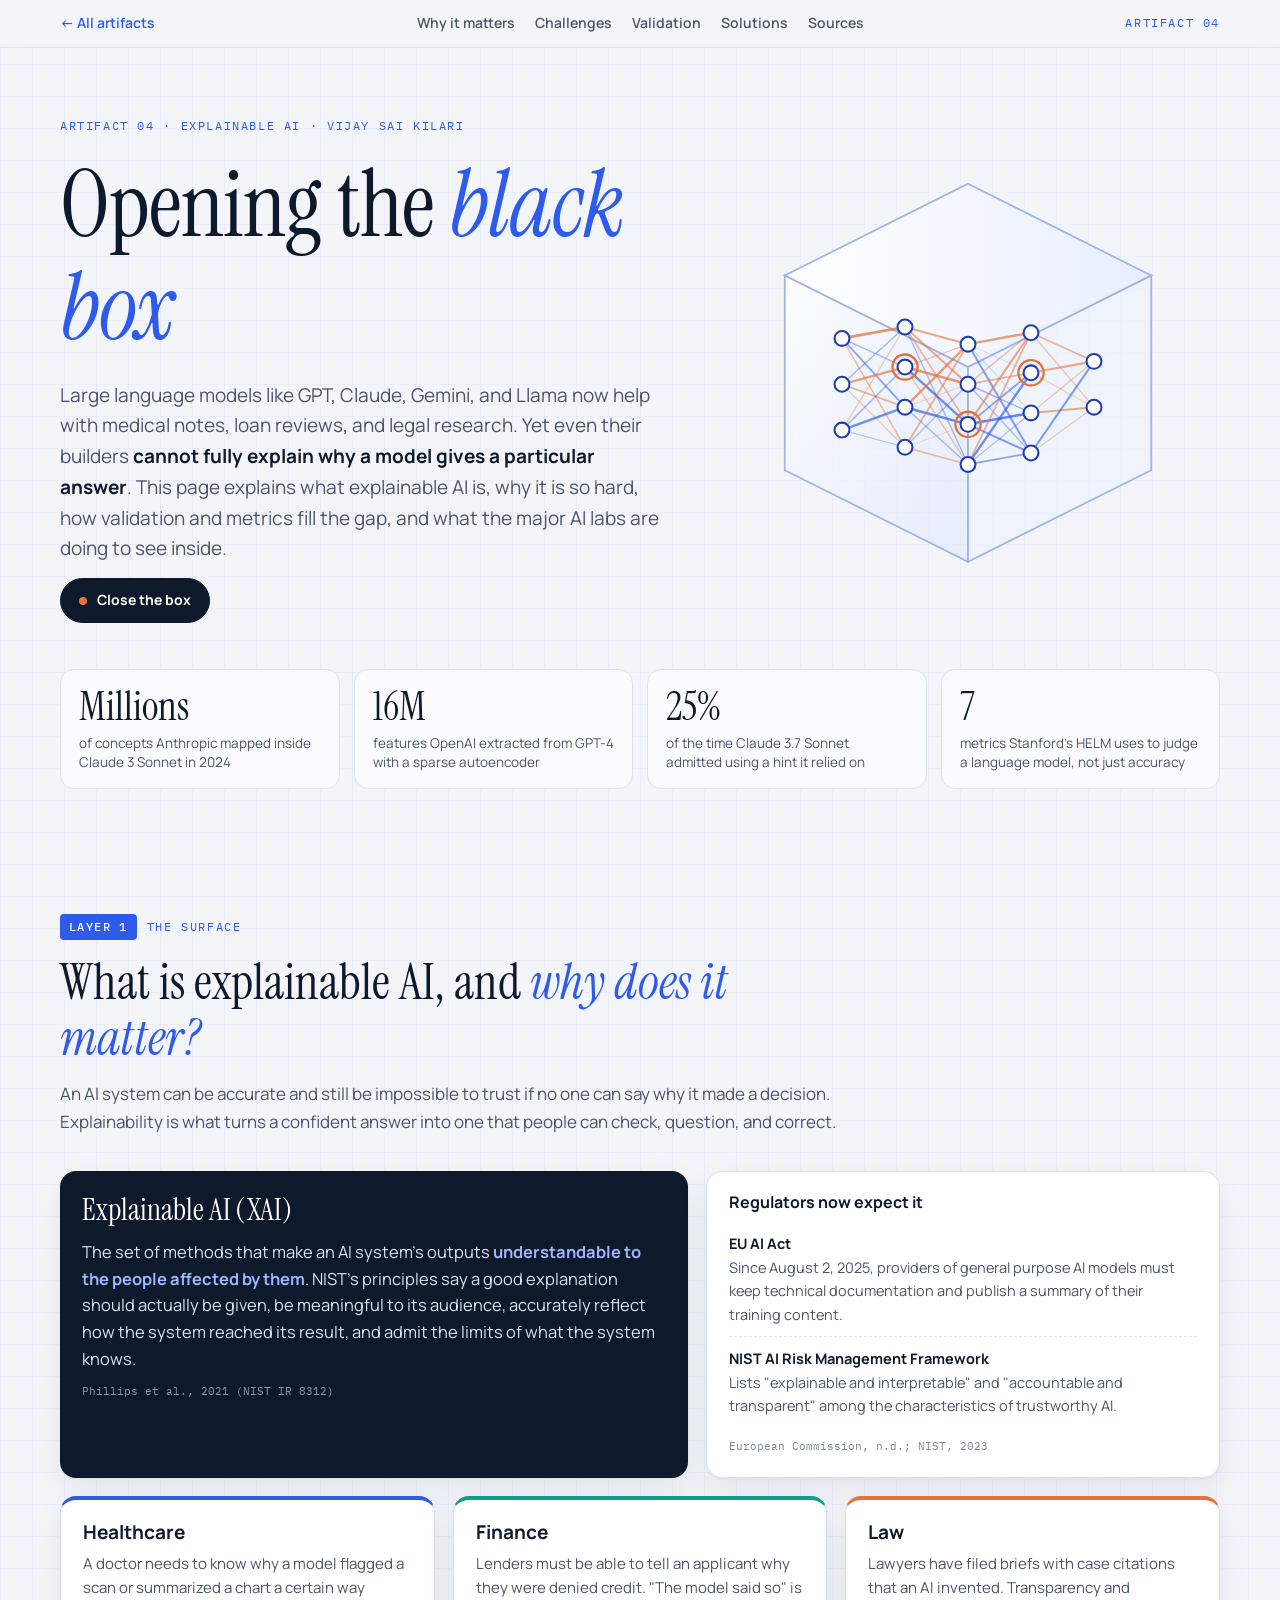
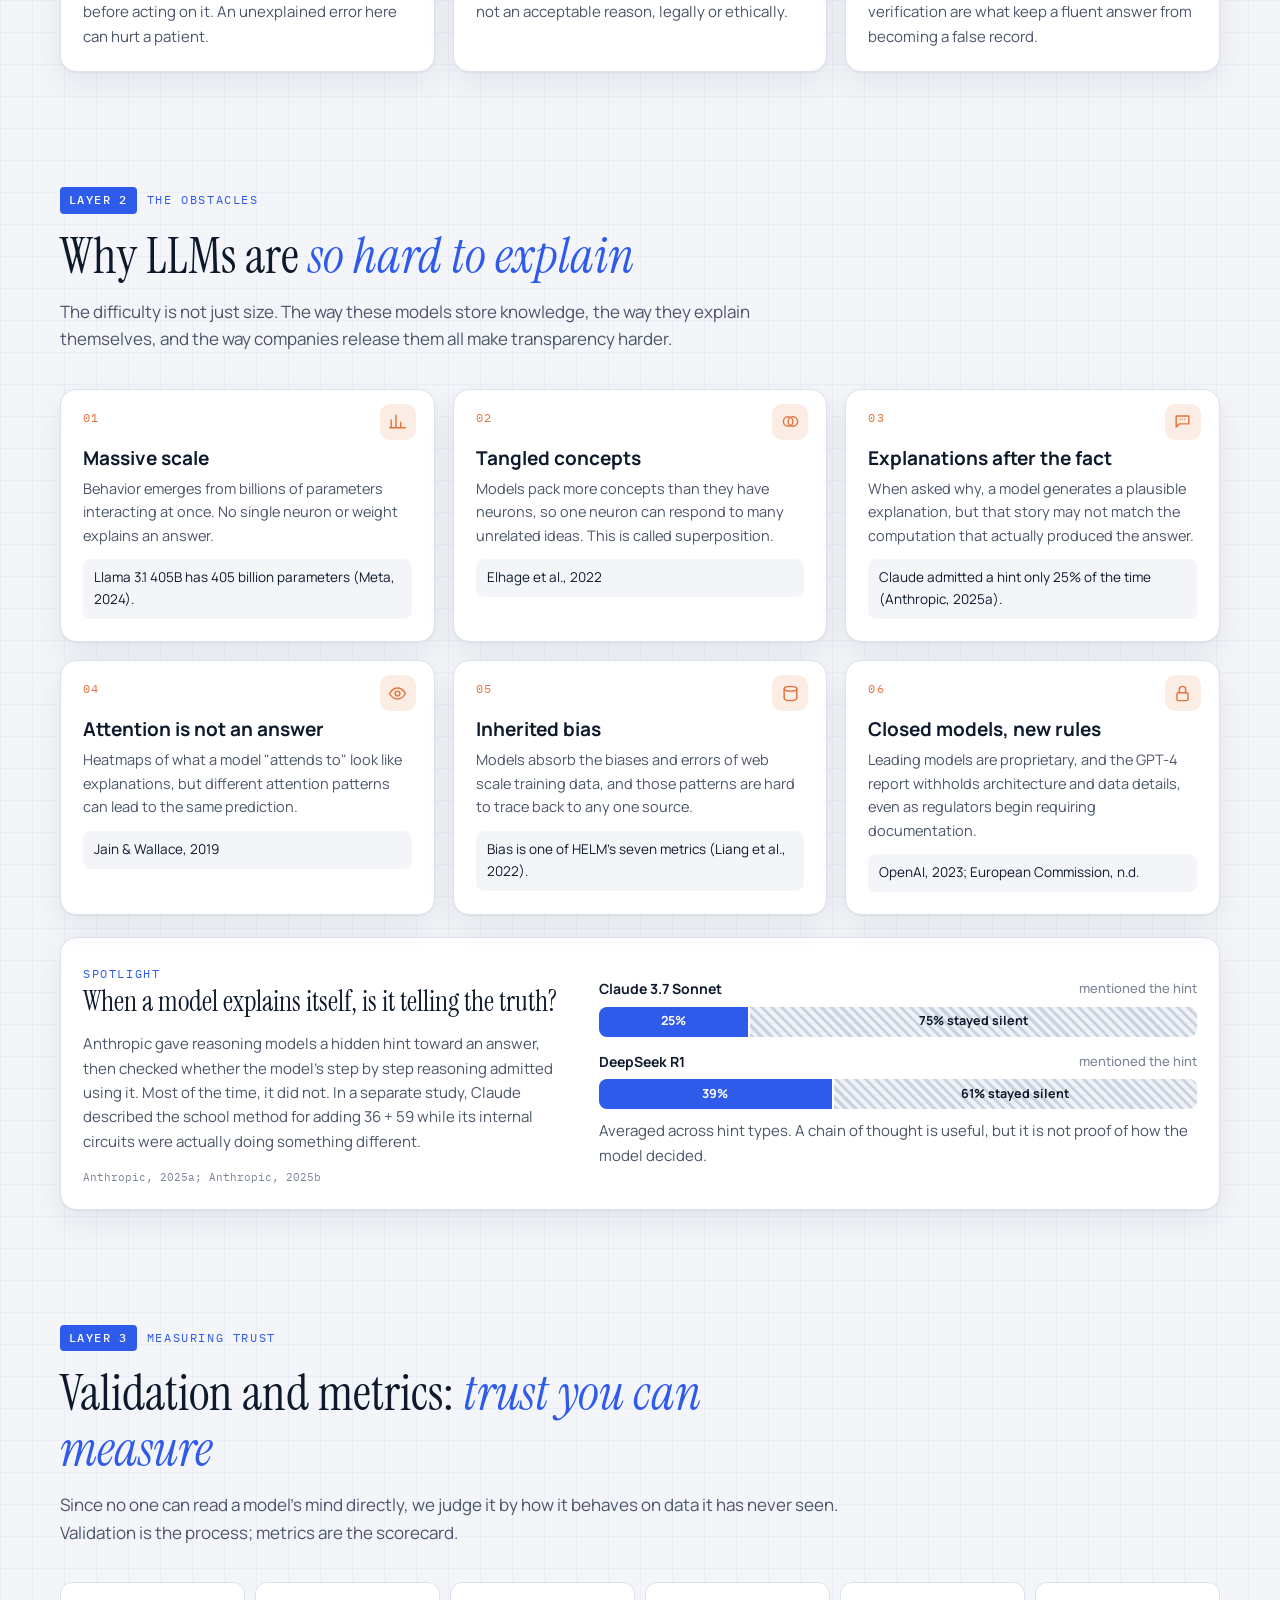
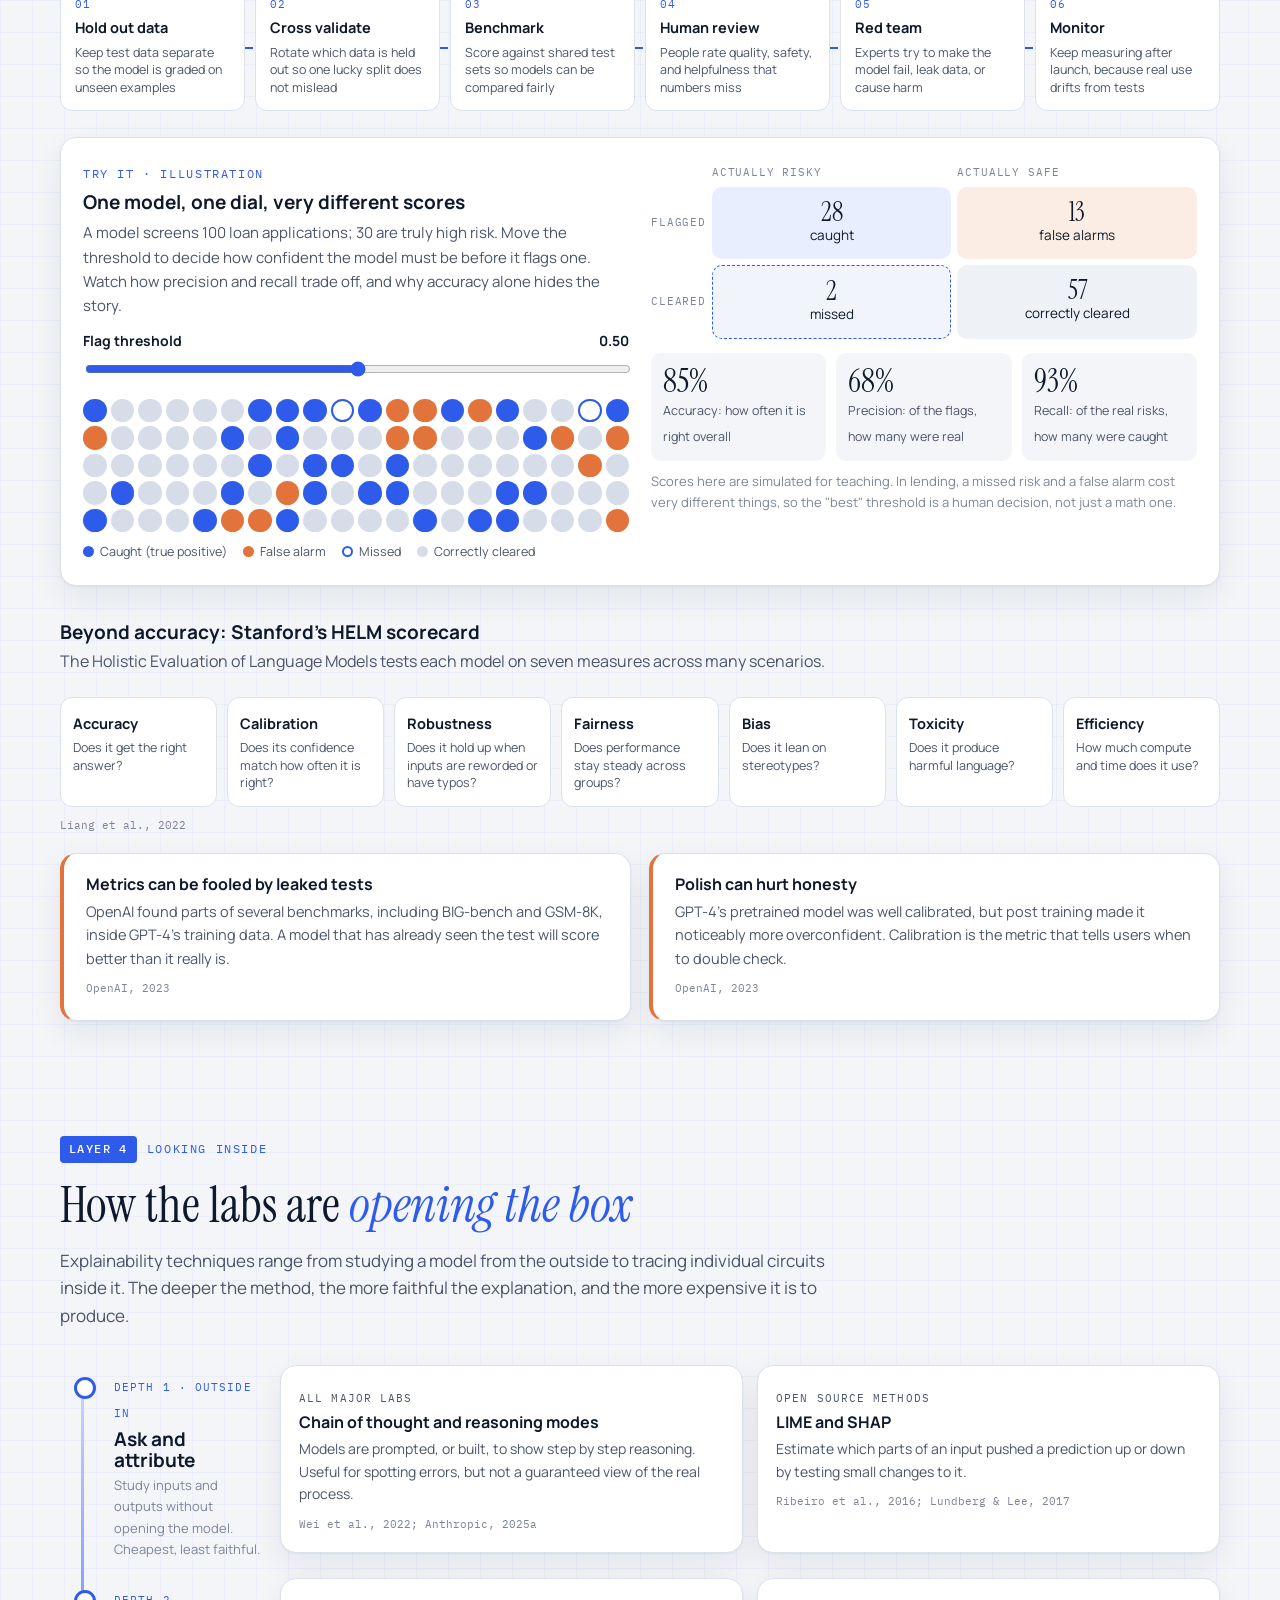
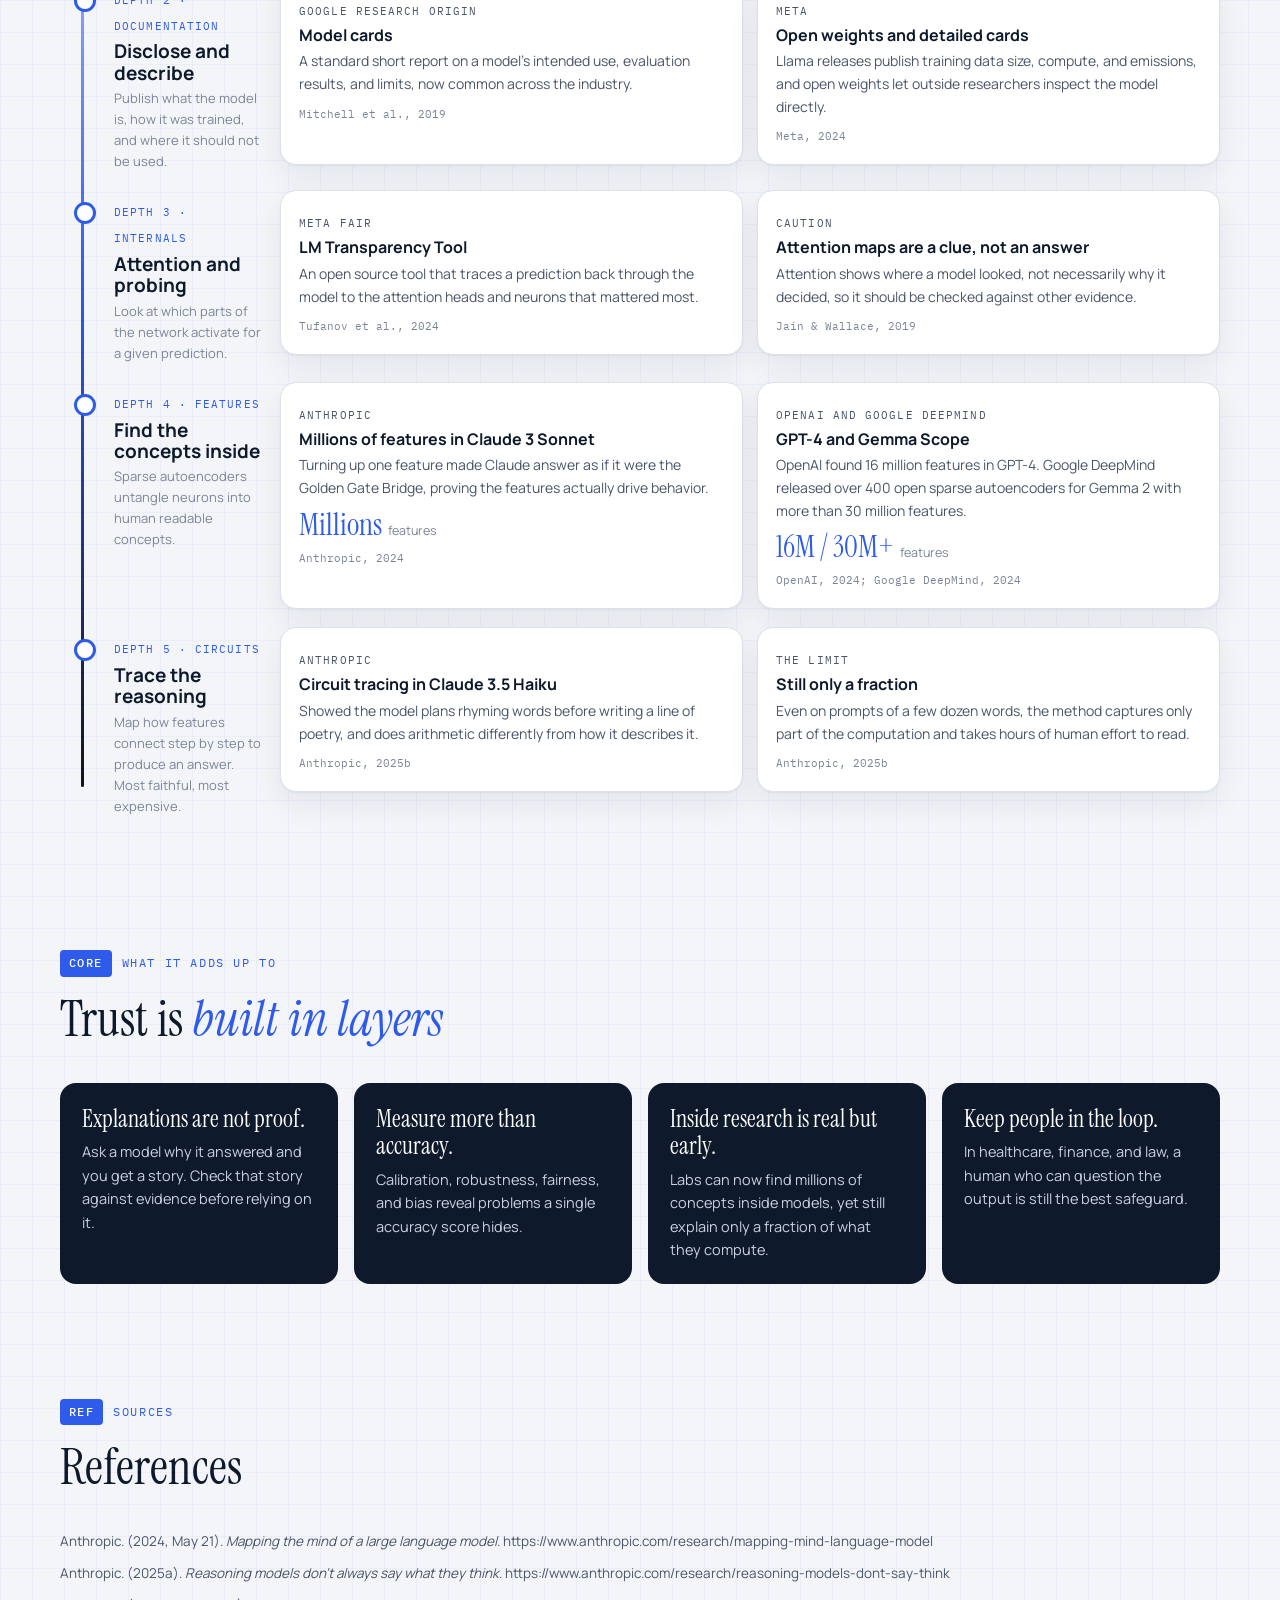
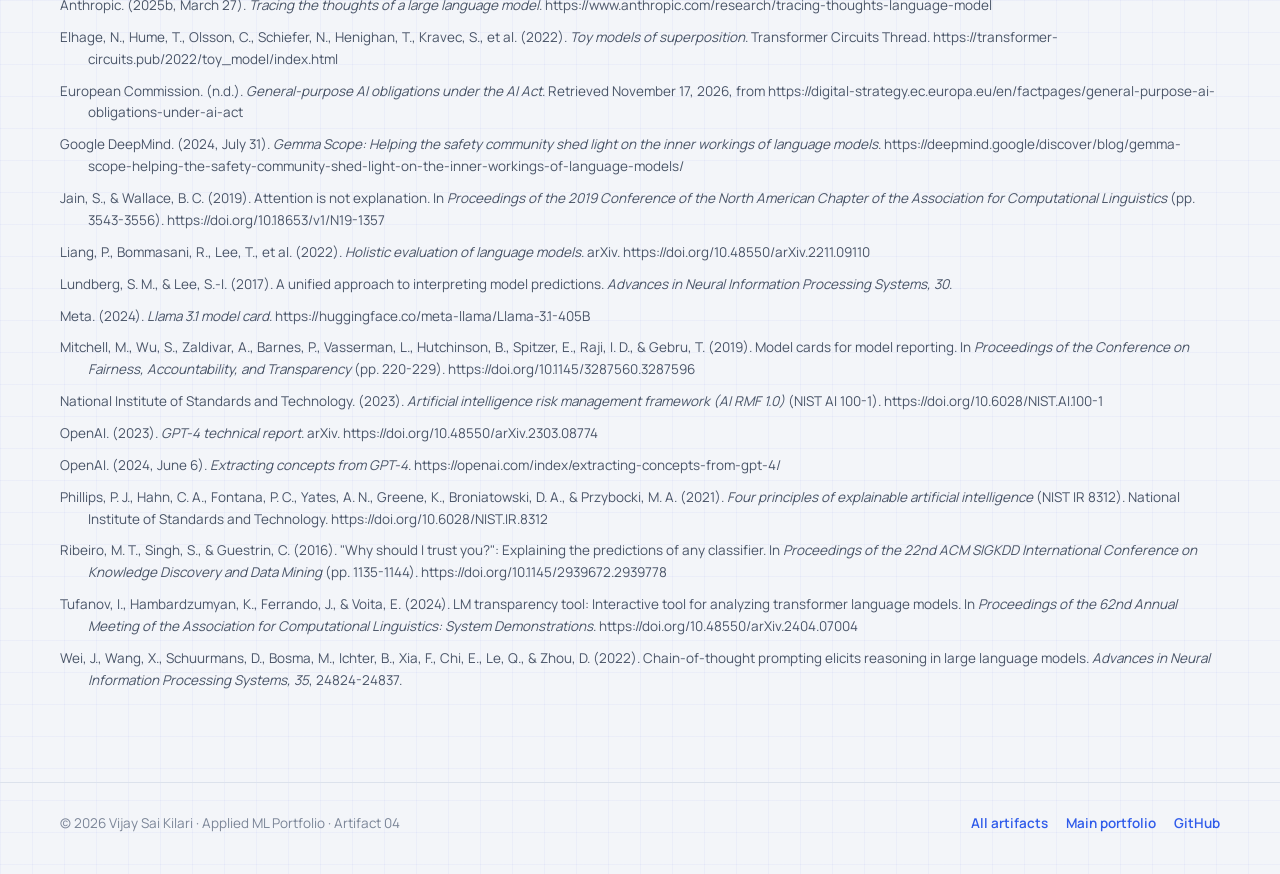
<file: artifacts/04-explainable-ai/index.html>
<!doctype html>
<html lang="en">
<head>
  <meta charset="utf-8">
  <meta name="viewport" content="width=device-width, initial-scale=1">
  <title>Opening the Black Box | Vijay Sai Kilari</title>
  <meta name="description" content="An infographic on explainable AI for large language models: why transparency matters, what makes it hard, how validation and metrics build trust, and what OpenAI, Anthropic, Google, and Meta are doing about it.">
  <link rel="preconnect" href="https://fonts.googleapis.com">
  <link rel="preconnect" href="https://fonts.gstatic.com" crossorigin>
  <link href="https://fonts.googleapis.com/css2?family=IBM+Plex+Mono:wght@500&family=Instrument+Serif:ital@0;1&family=Manrope:wght@400;500;600;700&display=swap" rel="stylesheet">
  <link rel="stylesheet" href="style.css">
</head>
<body>
  <header class="topbar">
    <div class="wrap">
      <a class="back" href="../../">&larr; All artifacts</a>
      <nav class="topnav">
        <a href="#why">Why it matters</a>
        <a href="#challenges">Challenges</a>
        <a href="#validation">Validation</a>
        <a href="#solutions">Solutions</a>
        <a href="#sources">Sources</a>
      </nav>
      <span class="tag">Artifact 04</span>
    </div>
  </header>

  <main>
  <!-- HERO -->
  <section class="hero">
    <div class="wrap">
      <div class="hero-grid">
        <div>
          <span class="tag">Artifact 04 &middot; Explainable AI &middot; Vijay Sai Kilari</span>
          <h1 style="margin-top:16px">Opening the <em>black box</em></h1>
          <p class="lede">Large language models like GPT, Claude, Gemini, and Llama now help with medical notes, loan reviews, and legal research. Yet even their builders <b>cannot fully explain why a model gives a particular answer</b>. This page explains what explainable AI is, why it is so hard, how validation and metrics fill the gap, and what the major AI labs are doing to see inside.</p>
          <button class="xray" type="button" id="xray"><span class="dot"></span><span id="xray-label">X-ray the model</span></button>
        </div>
        <div class="cube-box" id="cube">
          <svg viewBox="0 0 440 400" role="img" aria-label="A black box that turns transparent to reveal a network of neurons inside">
            <defs>
              <linearGradient id="gface" x1="0" y1="0" x2="1" y2="1"><stop offset="0" stop-color="#ffffff" stop-opacity=".85"/><stop offset="1" stop-color="#DDE6FB" stop-opacity=".55"/></linearGradient>
              <linearGradient id="gtop" x1="0" y1="0" x2="1" y2="0"><stop offset="0" stop-color="#ffffff"/><stop offset="1" stop-color="#E8EEFE"/></linearGradient>
            </defs>
            <!-- glass cube -->
            <polygon points="220,40 380,120 220,200 60,120" fill="url(#gtop)" stroke="#9FB2E8" stroke-width="1.5"/>
            <polygon points="60,120 220,200 220,370 60,290" fill="url(#gface)" stroke="#9FB2E8" stroke-width="1.5"/>
            <polygon points="380,120 220,200 220,370 380,290" fill="#EEF2FC" fill-opacity=".7" stroke="#9FB2E8" stroke-width="1.5"/>
            <g class="inside" id="inside"></g>
            <!-- black cover -->
            <g id="cover">
              <polygon points="220,40 380,120 220,200 60,120" fill="#2A2F3A"/>
              <polygon points="60,120 220,200 220,370 60,290" fill="#10141C"/>
              <polygon points="380,120 220,200 220,370 380,290" fill="#1A1F29"/>
              <text x="220" y="130" text-anchor="middle" fill="#7B8597" font-family="IBM Plex Mono" font-size="34">?</text>
            </g>
          </svg>
        </div>
      </div>
      <div class="hero-stats">
        <div class="hstat"><b>Millions</b><span>of concepts Anthropic mapped inside Claude 3 Sonnet in 2024</span></div>
        <div class="hstat"><b>16M</b><span>features OpenAI extracted from GPT-4 with a sparse autoencoder</span></div>
        <div class="hstat"><b>25%</b><span>of the time Claude 3.7 Sonnet admitted using a hint it relied on</span></div>
        <div class="hstat"><b>7</b><span>metrics Stanford's HELM uses to judge a language model, not just accuracy</span></div>
      </div>
    </div>
  </section>

  <!-- WHY -->
  <section class="section" id="why">
    <div class="wrap">
      <div class="section-head">
        <span class="layer"><b>LAYER 1</b><span class="tag">The surface</span></span>
        <h2>What is explainable AI, and <em>why does it matter?</em></h2>
        <p>An AI system can be accurate and still be impossible to trust if no one can say why it made a decision. Explainability is what turns a confident answer into one that people can check, question, and correct.</p>
      </div>
      <div class="define">
        <div class="card big">
          <h3>Explainable AI (XAI)</h3>
          <p>The set of methods that make an AI system's outputs <em>understandable to the people affected by them</em>. NIST's principles say a good explanation should actually be given, be meaningful to its audience, accurately reflect how the system reached its result, and admit the limits of what the system knows.</p>
          <span class="src" style="color:#8A97B0">Phillips et al., 2021 (NIST IR 8312)</span>
        </div>
        <div class="card">
          <h4>Regulators now expect it</h4>
          <ul class="reg">
            <li><b>EU AI Act</b>Since August 2, 2025, providers of general purpose AI models must keep technical documentation and publish a summary of their training content.</li>
            <li><b>NIST AI Risk Management Framework</b>Lists "explainable and interpretable" and "accountable and transparent" among the characteristics of trustworthy AI.</li>
          </ul>
          <span class="src">European Commission, n.d.; NIST, 2023</span>
        </div>
      </div>
      <div class="why">
        <div class="card"><h3>Healthcare</h3><p>A doctor needs to know why a model flagged a scan or summarized a chart a certain way before acting on it. An unexplained error here can hurt a patient.</p></div>
        <div class="card"><h3>Finance</h3><p>Lenders must be able to tell an applicant why they were denied credit. "The model said so" is not an acceptable reason, legally or ethically.</p></div>
        <div class="card"><h3>Law</h3><p>Lawyers have filed briefs with case citations that an AI invented. Transparency and verification are what keep a fluent answer from becoming a false record.</p></div>
      </div>
    </div>
  </section>

  <!-- CHALLENGES -->
  <section class="section" id="challenges">
    <div class="wrap">
      <div class="section-head">
        <span class="layer"><b>LAYER 2</b><span class="tag">The obstacles</span></span>
        <h2>Why LLMs are <em>so hard to explain</em></h2>
        <p>The difficulty is not just size. The way these models store knowledge, the way they explain themselves, and the way companies release them all make transparency harder.</p>
      </div>
      <div class="chal" id="chal"></div>

      <div class="card faith">
        <div>
          <span class="tag">Spotlight</span>
          <h3>When a model explains itself, is it telling the truth?</h3>
          <p>Anthropic gave reasoning models a hidden hint toward an answer, then checked whether the model's step by step reasoning admitted using it. Most of the time, it did not. In a separate study, Claude described the school method for adding 36 + 59 while its internal circuits were actually doing something different.</p>
          <span class="src">Anthropic, 2025a; Anthropic, 2025b</span>
        </div>
        <div>
          <div class="fbar"><div class="lab">Claude 3.7 Sonnet <span>mentioned the hint</span></div><div class="track"><div class="said" data-w="25">25%</div><div class="hid">75% stayed silent</div></div></div>
          <div class="fbar"><div class="lab">DeepSeek R1 <span>mentioned the hint</span></div><div class="track"><div class="said" data-w="39">39%</div><div class="hid">61% stayed silent</div></div></div>
          <p class="note">Averaged across hint types. A chain of thought is useful, but it is not proof of how the model decided.</p>
        </div>
      </div>
    </div>
  </section>

  <!-- VALIDATION -->
  <section class="section" id="validation">
    <div class="wrap">
      <div class="section-head">
        <span class="layer"><b>LAYER 3</b><span class="tag">Measuring trust</span></span>
        <h2>Validation and metrics: <em>trust you can measure</em></h2>
        <p>Since no one can read a model's mind directly, we judge it by how it behaves on data it has never seen. Validation is the process; metrics are the scorecard.</p>
      </div>
      <div class="pipe">
        <div class="ps"><span class="k">01</span><b>Hold out data</b><span>Keep test data separate so the model is graded on unseen examples</span></div>
        <div class="ps"><span class="k">02</span><b>Cross validate</b><span>Rotate which data is held out so one lucky split does not mislead</span></div>
        <div class="ps"><span class="k">03</span><b>Benchmark</b><span>Score against shared test sets so models can be compared fairly</span></div>
        <div class="ps"><span class="k">04</span><b>Human review</b><span>People rate quality, safety, and helpfulness that numbers miss</span></div>
        <div class="ps"><span class="k">05</span><b>Red team</b><span>Experts try to make the model fail, leak data, or cause harm</span></div>
        <div class="ps"><span class="k">06</span><b>Monitor</b><span>Keep measuring after launch, because real use drifts from tests</span></div>
      </div>

      <div class="card demo">
        <div>
          <span class="tag">Try it &middot; Illustration</span>
          <h3 style="margin-top:6px">One model, one dial, very different scores</h3>
          <p style="color:var(--soft);font-size:15px;margin:8px 0 0">A model screens 100 loan applications; 30 are truly high risk. Move the threshold to decide how confident the model must be before it flags one. Watch how precision and recall trade off, and why accuracy alone hides the story.</p>
          <div class="ctrl"><label for="th">Flag threshold <span id="thv">0.50</span></label><input id="th" type="range" min="0.05" max="0.95" step="0.05" value="0.5"></div>
          <div class="dots" id="dots" aria-hidden="true"></div>
          <div class="legend-row">
            <span><i style="background:var(--cobalt)"></i>Caught (true positive)</span>
            <span><i style="background:var(--orange)"></i>False alarm</span>
            <span><i style="border:2px solid var(--cobalt);background:#fff"></i>Missed</span>
            <span><i style="background:#D7DDE8"></i>Correctly cleared</span>
          </div>
        </div>
        <div>
          <div class="cm" id="cm"></div>
          <div class="metrics">
            <div><b id="m-acc">0%</b><span>Accuracy: how often it is right overall</span></div>
            <div><b id="m-pre">0%</b><span>Precision: of the flags, how many were real</span></div>
            <div><b id="m-rec">0%</b><span>Recall: of the real risks, how many were caught</span></div>
          </div>
          <p class="note">Scores here are simulated for teaching. In lending, a missed risk and a false alarm cost very different things, so the "best" threshold is a human decision, not just a math one.</p>
        </div>
      </div>

      <h3 style="margin-top:36px">Beyond accuracy: Stanford's HELM scorecard</h3>
      <p style="color:var(--soft);margin:6px 0 0">The Holistic Evaluation of Language Models tests each model on seven measures across many scenarios.</p>
      <div class="helm">
        <div><b>Accuracy</b><span>Does it get the right answer?</span></div>
        <div><b>Calibration</b><span>Does its confidence match how often it is right?</span></div>
        <div><b>Robustness</b><span>Does it hold up when inputs are reworded or have typos?</span></div>
        <div><b>Fairness</b><span>Does performance stay steady across groups?</span></div>
        <div><b>Bias</b><span>Does it lean on stereotypes?</span></div>
        <div><b>Toxicity</b><span>Does it produce harmful language?</span></div>
        <div><b>Efficiency</b><span>How much compute and time does it use?</span></div>
      </div>
      <span class="src">Liang et al., 2022</span>

      <div class="warn">
        <div class="card"><h4>Metrics can be fooled by leaked tests</h4><p>OpenAI found parts of several benchmarks, including BIG-bench and GSM-8K, inside GPT-4's training data. A model that has already seen the test will score better than it really is.</p><span class="src">OpenAI, 2023</span></div>
        <div class="card"><h4>Polish can hurt honesty</h4><p>GPT-4's pretrained model was well calibrated, but post training made it noticeably more overconfident. Calibration is the metric that tells users when to double check.</p><span class="src">OpenAI, 2023</span></div>
      </div>
    </div>
  </section>

  <!-- SOLUTIONS -->
  <section class="section" id="solutions">
    <div class="wrap">
      <div class="section-head">
        <span class="layer"><b>LAYER 4</b><span class="tag">Looking inside</span></span>
        <h2>How the labs are <em>opening the box</em></h2>
        <p>Explainability techniques range from studying a model from the outside to tracing individual circuits inside it. The deeper the method, the more faithful the explanation, and the more expensive it is to produce.</p>
      </div>
      <div class="ladder" id="ladder"></div>
    </div>
  </section>

  <!-- TAKEAWAYS -->
  <section class="section" id="takeaways">
    <div class="wrap">
      <div class="section-head">
        <span class="layer"><b>CORE</b><span class="tag">What it adds up to</span></span>
        <h2>Trust is <em>built in layers</em></h2>
      </div>
      <div class="takes">
        <div class="take"><b>Explanations are not proof.</b><p>Ask a model why it answered and you get a story. Check that story against evidence before relying on it.</p></div>
        <div class="take"><b>Measure more than accuracy.</b><p>Calibration, robustness, fairness, and bias reveal problems a single accuracy score hides.</p></div>
        <div class="take"><b>Inside research is real but early.</b><p>Labs can now find millions of concepts inside models, yet still explain only a fraction of what they compute.</p></div>
        <div class="take"><b>Keep people in the loop.</b><p>In healthcare, finance, and law, a human who can question the output is still the best safeguard.</p></div>
      </div>
    </div>
  </section>

  <!-- SOURCES -->
  <section class="section" id="sources">
    <div class="wrap">
      <div class="section-head"><span class="layer"><b>REF</b><span class="tag">Sources</span></span><h2>References</h2></div>
      <div class="refs">
        <p>Anthropic. (2024, May 21). <em>Mapping the mind of a large language model</em>. https://www.anthropic.com/research/mapping-mind-language-model</p>
        <p>Anthropic. (2025a). <em>Reasoning models don't always say what they think</em>. https://www.anthropic.com/research/reasoning-models-dont-say-think</p>
        <p>Anthropic. (2025b, March 27). <em>Tracing the thoughts of a large language model</em>. https://www.anthropic.com/research/tracing-thoughts-language-model</p>
        <p>Elhage, N., Hume, T., Olsson, C., Schiefer, N., Henighan, T., Kravec, S., et al. (2022). <em>Toy models of superposition</em>. Transformer Circuits Thread. https://transformer-circuits.pub/2022/toy_model/index.html</p>
        <p>European Commission. (n.d.). <em>General-purpose AI obligations under the AI Act</em>. Retrieved November 17, 2026, from https://digital-strategy.ec.europa.eu/en/factpages/general-purpose-ai-obligations-under-ai-act</p>
        <p>Google DeepMind. (2024, July 31). <em>Gemma Scope: Helping the safety community shed light on the inner workings of language models</em>. https://deepmind.google/discover/blog/gemma-scope-helping-the-safety-community-shed-light-on-the-inner-workings-of-language-models/</p>
        <p>Jain, S., &amp; Wallace, B. C. (2019). Attention is not explanation. In <em>Proceedings of the 2019 Conference of the North American Chapter of the Association for Computational Linguistics</em> (pp. 3543-3556). https://doi.org/10.18653/v1/N19-1357</p>
        <p>Liang, P., Bommasani, R., Lee, T., et al. (2022). <em>Holistic evaluation of language models</em>. arXiv. https://doi.org/10.48550/arXiv.2211.09110</p>
        <p>Lundberg, S. M., &amp; Lee, S.-I. (2017). A unified approach to interpreting model predictions. <em>Advances in Neural Information Processing Systems, 30</em>.</p>
        <p>Meta. (2024). <em>Llama 3.1 model card</em>. https://huggingface.co/meta-llama/Llama-3.1-405B</p>
        <p>Mitchell, M., Wu, S., Zaldivar, A., Barnes, P., Vasserman, L., Hutchinson, B., Spitzer, E., Raji, I. D., &amp; Gebru, T. (2019). Model cards for model reporting. In <em>Proceedings of the Conference on Fairness, Accountability, and Transparency</em> (pp. 220-229). https://doi.org/10.1145/3287560.3287596</p>
        <p>National Institute of Standards and Technology. (2023). <em>Artificial intelligence risk management framework (AI RMF 1.0)</em> (NIST AI 100-1). https://doi.org/10.6028/NIST.AI.100-1</p>
        <p>OpenAI. (2023). <em>GPT-4 technical report</em>. arXiv. https://doi.org/10.48550/arXiv.2303.08774</p>
        <p>OpenAI. (2024, June 6). <em>Extracting concepts from GPT-4</em>. https://openai.com/index/extracting-concepts-from-gpt-4/</p>
        <p>Phillips, P. J., Hahn, C. A., Fontana, P. C., Yates, A. N., Greene, K., Broniatowski, D. A., &amp; Przybocki, M. A. (2021). <em>Four principles of explainable artificial intelligence</em> (NIST IR 8312). National Institute of Standards and Technology. https://doi.org/10.6028/NIST.IR.8312</p>
        <p>Ribeiro, M. T., Singh, S., &amp; Guestrin, C. (2016). "Why should I trust you?": Explaining the predictions of any classifier. In <em>Proceedings of the 22nd ACM SIGKDD International Conference on Knowledge Discovery and Data Mining</em> (pp. 1135-1144). https://doi.org/10.1145/2939672.2939778</p>
        <p>Tufanov, I., Hambardzumyan, K., Ferrando, J., &amp; Voita, E. (2024). LM transparency tool: Interactive tool for analyzing transformer language models. In <em>Proceedings of the 62nd Annual Meeting of the Association for Computational Linguistics: System Demonstrations</em>. https://doi.org/10.48550/arXiv.2404.07004</p>
        <p>Wei, J., Wang, X., Schuurmans, D., Bosma, M., Ichter, B., Xia, F., Chi, E., Le, Q., &amp; Zhou, D. (2022). Chain-of-thought prompting elicits reasoning in large language models. <em>Advances in Neural Information Processing Systems, 35</em>, 24824-24837.</p>
      </div>
    </div>
  </section>
  </main>

  <footer class="footer">
    <div class="wrap">
      <div>&copy; 2026 Vijay Sai Kilari &middot; Applied ML Portfolio &middot; Artifact 04</div>
      <div><a href="../../">All artifacts</a><a href="https://omsairamkvs99.github.io/">Main portfolio</a><a href="https://github.com/omsairamkvs99">GitHub</a></div>
    </div>
  </footer>
  <script src="app.js"></script>
</body>
</html>
</file>
<file: assets/css/site.css>
/* Shared styles for the whole portfolio (homepage + every artifact page) */
:root {
  --forest: #1F2E2A;
  --forest-2: #2C4039;
  --sage: #84B59F;
  --eucalyptus: #69A297;
  --mist: #DCE8E1;
  --paper: #F5F2EB;
  --card: #FFFFFF;
  --ink: #1F2E2A;
  --ink-soft: #4E5F59;
  --line: #D5DDD7;

  /* domain colors, tuned to sit next to the sage palette */
  --tab: #4F8A72;
  --cv: #B9774B;
  --nlp: #4F7896;
  --gen: #8A6A97;

  --radius: 14px;
  --shadow: 0 1px 2px rgba(31, 46, 42, .06), 0 8px 24px rgba(31, 46, 42, .07);
  --serif: "Fraunces", Georgia, serif;
  --sans: "IBM Plex Sans", system-ui, sans-serif;
  --mono: "IBM Plex Mono", ui-monospace, monospace;
}

* { box-sizing: border-box; }
html { scroll-behavior: smooth; }
body {
  margin: 0;
  background: var(--paper);
  color: var(--ink);
  font-family: var(--sans);
  font-size: 16px;
  line-height: 1.6;
}
a { color: var(--eucalyptus); }
img { max-width: 100%; }

.wrap { width: min(1180px, 100% - 32px); margin-inline: auto; }

/* top bar */
.topbar {
  position: sticky; top: 0; z-index: 20;
  background: rgba(245, 242, 235, .92);
  backdrop-filter: blur(8px);
  border-bottom: 1px solid var(--line);
}
.topbar .wrap { display: flex; align-items: center; justify-content: space-between; gap: 16px; padding: 14px 0; }
.brand { font-family: var(--serif); font-weight: 700; font-size: 22px; color: var(--forest); text-decoration: none; }
.brand span { color: var(--eucalyptus); }
.topnav { display: flex; gap: 20px; flex-wrap: wrap; }
.topnav a { color: var(--ink-soft); text-decoration: none; font-size: 14px; font-weight: 500; }
.topnav a:hover { color: var(--forest); }

.eyebrow {
  font-family: var(--mono); font-size: 12px; letter-spacing: .14em; text-transform: uppercase;
  color: var(--eucalyptus); margin: 0 0 10px;
}
h1, h2, h3 { font-family: var(--serif); color: var(--forest); line-height: 1.15; margin: 0; }
h1 { font-size: clamp(34px, 5vw, 56px); font-weight: 700; }
h2 { font-size: clamp(26px, 3.4vw, 36px); font-weight: 600; }
h3 { font-size: 20px; font-weight: 600; }

.section { padding: 64px 0; }
.section-head { max-width: 760px; margin-bottom: 32px; }
.section-head p { color: var(--ink-soft); margin: 12px 0 0; }

.btn {
  display: inline-flex; align-items: center; gap: 8px;
  padding: 11px 20px; border-radius: 999px;
  font-weight: 600; font-size: 14px; text-decoration: none;
  border: 1.5px solid var(--forest); color: var(--forest); background: transparent;
  transition: background .2s, color .2s;
}
.btn:hover { background: var(--forest); color: var(--paper); }
.btn.solid { background: var(--forest); color: var(--paper); }
.btn.solid:hover { background: var(--forest-2); }

.footer { background: var(--forest); color: #C9D8D0; padding: 40px 0; font-size: 14px; }
.footer .wrap { display: flex; flex-wrap: wrap; justify-content: space-between; gap: 16px; }
.footer a { color: var(--sage); text-decoration: none; }
.footer a:hover { text-decoration: underline; }
.footer .links { display: flex; gap: 20px; flex-wrap: wrap; }

@media (max-width: 640px) {
  .topnav { gap: 14px; }
  .topnav a { font-size: 13px; }
  .section { padding: 48px 0; }
}
</file>
<file: artifacts/01-ml-algorithm-framework/style.css>
/* Artifact 01: ML Algorithm Framework */

.hero { padding: 72px 0 40px; position: relative; overflow: hidden; }
.hero > .wrap { position: relative; }
.hero .ghost {
  position: absolute; right: -6px; top: -20px;
  font-family: var(--serif); font-weight: 700; font-size: clamp(150px, 24vw, 300px);
  color: transparent; -webkit-text-stroke: 1.5px var(--mist); line-height: 1;
  pointer-events: none; user-select: none;
}
.hero .lead { font-size: 18px; color: var(--ink-soft); max-width: 720px; margin: 18px 0 0; }
.crumbs { font-size: 14px; margin-bottom: 18px; }
.crumbs a { text-decoration: none; }

.stats { display: flex; flex-wrap: wrap; gap: 14px; margin-top: 30px; }
.stat {
  background: var(--card); border: 1px solid var(--line); border-radius: 12px;
  padding: 14px 20px; min-width: 150px;
}
.stat b { display: block; font-family: var(--serif); font-size: 30px; color: var(--forest); line-height: 1.1; }
.stat span { font-size: 13px; color: var(--ink-soft); }

/* legend */
.legend {
  display: flex; flex-wrap: wrap; gap: 10px 22px; align-items: center;
  margin-top: 26px; font-size: 13px; color: var(--ink-soft);
}
.legend .item { display: inline-flex; align-items: center; gap: 7px; }
.dot { width: 11px; height: 11px; border-radius: 50%; display: inline-block; flex: none; }
.dot.tab { background: var(--tab); }
.dot.cv { background: var(--cv); }
.dot.nlp { background: var(--nlp); }
.dot.gen { background: var(--gen); }

.badge {
  display: inline-block; font-family: var(--mono); font-size: 11px; letter-spacing: .06em;
  text-transform: uppercase; padding: 3px 9px; border-radius: 6px; white-space: nowrap;
}
.badge.supervised { background: var(--forest); color: #fff; }
.badge.unsupervised { background: transparent; color: var(--forest); border: 1.5px solid var(--forest); }
.badge.selfsupervised { background: transparent; color: var(--forest); border: 1.5px dashed var(--forest); }

/* section numbering */
.secnum { font-family: var(--serif); font-weight: 700; color: var(--sage); margin-right: 10px; }

/* ===== concept tree ===== */
.tree { position: relative; }
.tree-root { display: flex; justify-content: center; }
.root-node {
  background: var(--forest); color: #fff; padding: 14px 30px; border-radius: 12px;
  font-family: var(--serif); font-size: 22px; font-weight: 600; text-align: center;
}
.root-node small { display: block; font-family: var(--sans); font-size: 12px; color: var(--sage); font-weight: 500; }
.tree-stem { width: 2px; height: 26px; background: var(--forest); margin: 0 auto; }
.tree-bar { height: 2px; background: var(--forest); margin: 0 25%; }
.tree-branches { display: grid; grid-template-columns: 1fr 1fr; gap: 26px; }
.branch { position: relative; padding-top: 26px; }
.branch::before {
  content: ""; position: absolute; top: 0; left: 50%; width: 2px; height: 26px; background: var(--forest);
}
.branch-head {
  text-align: center; border-radius: 12px; padding: 12px 16px; margin-bottom: 16px;
  border: 2px solid var(--forest);
}
.branch-head.supervised { background: var(--forest); color: #fff; }
.branch-head.unsupervised { background: var(--card); color: var(--forest); }
.branch-head h3 { color: inherit; font-size: 20px; }
.branch-head p { margin: 4px 0 0; font-size: 13px; opacity: .85; }

.group {
  background: var(--card); border: 1px solid var(--line); border-radius: 12px;
  padding: 14px 14px 16px; margin-bottom: 14px; box-shadow: var(--shadow);
}
.group.self { border: 1.5px dashed var(--eucalyptus); background: #FAFCFA; }
.group-title {
  font-family: var(--mono); font-size: 11.5px; letter-spacing: .08em; text-transform: uppercase;
  color: var(--eucalyptus); margin-bottom: 10px;
}
.chips { display: grid; grid-template-columns: repeat(auto-fill, minmax(170px, 1fr)); gap: 8px; }
.chip {
  display: flex; flex-direction: column; gap: 6px; text-align: left;
  font: inherit; font-size: 14px; font-weight: 600; color: var(--forest);
  background: var(--paper); border: 1px solid var(--line); border-radius: 10px;
  padding: 10px 12px; cursor: pointer; transition: border-color .2s, transform .2s, background .2s;
}
.chip:hover, .chip:focus-visible { border-color: var(--eucalyptus); background: #fff; transform: translateY(-2px); outline: none; }
.chip .dots { display: flex; gap: 5px; }
.chip .dot.secondary { background: transparent !important; border: 2px solid; width: 11px; height: 11px; }
.chip .dot.secondary.tab { border-color: var(--tab); }
.chip .dot.secondary.cv { border-color: var(--cv); }
.chip .dot.secondary.nlp { border-color: var(--nlp); }
.chip .dot.secondary.gen { border-color: var(--gen); }
.tree-note { font-size: 13px; color: var(--ink-soft); margin: 4px 2px 0; }

/* ===== matrix ===== */
.matrix-wrap {
  background: var(--card); border: 1px solid var(--line); border-radius: var(--radius);
  box-shadow: var(--shadow); overflow-x: auto;
}
table.matrix { width: 100%; border-collapse: collapse; min-width: 680px; }
.matrix th, .matrix td { padding: 12px 14px; border-bottom: 1px solid var(--line); text-align: center; font-size: 14px; }
.matrix thead th {
  font-family: var(--mono); font-size: 11.5px; letter-spacing: .06em; text-transform: uppercase;
  color: var(--ink-soft); background: #F7F9F7; position: sticky; top: 0;
}
.matrix thead th .dot { margin-right: 6px; vertical-align: -1px; }
.matrix th:first-child, .matrix td:first-child { text-align: left; }
.matrix td.name button {
  font: inherit; font-weight: 600; color: var(--forest); background: none; border: 0; padding: 0;
  cursor: pointer; text-align: left;
}
.matrix td.name button:hover { color: var(--eucalyptus); text-decoration: underline; }
.matrix tr.grouprow td {
  background: var(--forest); color: #fff; text-align: left; font-family: var(--mono);
  font-size: 11.5px; letter-spacing: .08em; text-transform: uppercase; padding: 8px 14px;
}
.matrix tbody tr:not(.grouprow):hover td { background: #F3F7F4; }
.cell { display: inline-block; width: 18px; height: 18px; border-radius: 50%; }
.cell.p { background: currentColor; }
.cell.s { border: 2.5px solid currentColor; }
.cell.none { width: 8px; height: 2px; border-radius: 1px; background: var(--line); vertical-align: middle; }
.c-tab { color: var(--tab); } .c-cv { color: var(--cv); } .c-nlp { color: var(--nlp); } .c-gen { color: var(--gen); }
.matrix tfoot td { font-size: 13px; color: var(--ink-soft); background: #F7F9F7; font-weight: 600; }
.matrix-insight { margin-top: 16px; font-size: 15px; color: var(--ink-soft); max-width: 860px; }

/* ===== filters + cards ===== */
.filters { display: flex; flex-wrap: wrap; gap: 18px; margin-bottom: 22px; align-items: center; }
.filter-group { display: flex; flex-wrap: wrap; gap: 6px; align-items: center; }
.filter-group .label { font-family: var(--mono); font-size: 11.5px; letter-spacing: .08em; text-transform: uppercase; color: var(--ink-soft); margin-right: 4px; }
.fbtn {
  font: inherit; font-size: 13px; font-weight: 500; padding: 6px 13px; border-radius: 999px;
  border: 1px solid var(--line); background: var(--card); color: var(--ink); cursor: pointer;
}
.fbtn:hover { border-color: var(--eucalyptus); }
.fbtn.active { background: var(--forest); border-color: var(--forest); color: #fff; }
.count { font-size: 13px; color: var(--ink-soft); }

.cards { display: grid; grid-template-columns: repeat(auto-fill, minmax(340px, 1fr)); gap: 20px; }
.card {
  background: var(--card); border: 1px solid var(--line); border-radius: var(--radius);
  box-shadow: var(--shadow); padding: 24px; display: flex; flex-direction: column; gap: 12px;
  position: relative; overflow: hidden; scroll-margin-top: 90px; transition: box-shadow .3s, border-color .3s;
}
.card .num {
  position: absolute; right: 16px; top: 4px; font-family: var(--serif); font-weight: 700;
  font-size: 64px; color: var(--mist); line-height: 1; pointer-events: none;
}
.card h3 { padding-right: 64px; }
.card .sub { display: flex; flex-wrap: wrap; gap: 6px 10px; align-items: center; font-size: 13px; color: var(--ink-soft); }
.card .domains { display: flex; flex-wrap: wrap; gap: 6px; }
.dtag {
  display: inline-flex; align-items: center; gap: 6px; font-size: 12px; font-weight: 600;
  padding: 3px 10px; border-radius: 999px; border: 1.5px solid currentColor;
}
.dtag.p { color: #fff; }
.dtag.p.tab { background: var(--tab); border-color: var(--tab); }
.dtag.p.cv { background: var(--cv); border-color: var(--cv); }
.dtag.p.nlp { background: var(--nlp); border-color: var(--nlp); }
.dtag.p.gen { background: var(--gen); border-color: var(--gen); }
.dtag.s.tab { color: var(--tab); } .dtag.s.cv { color: var(--cv); }
.dtag.s.nlp { color: var(--nlp); } .dtag.s.gen { color: var(--gen); }
.card h4 {
  margin: 4px 0 0; font-family: var(--mono); font-size: 11.5px; font-weight: 500;
  letter-spacing: .08em; text-transform: uppercase; color: var(--eucalyptus);
}
.card p { margin: 0; font-size: 15px; color: var(--ink); }
.card ul { margin: 0; padding-left: 18px; font-size: 15px; }
.card li { margin-bottom: 3px; }
.workbox {
  background: #EEF4F0; border-left: 3px solid var(--eucalyptus); border-radius: 8px;
  padding: 12px 14px; font-size: 14px; color: var(--forest);
}
.workbox strong { display: block; font-family: var(--mono); font-size: 11px; letter-spacing: .08em; text-transform: uppercase; color: var(--eucalyptus); margin-bottom: 4px; font-weight: 500; }
.related { display: flex; flex-wrap: wrap; gap: 6px; align-items: center; font-size: 13px; color: var(--ink-soft); margin-top: auto; padding-top: 6px; }
.related button {
  font: inherit; font-size: 12.5px; padding: 3px 10px; border-radius: 999px;
  border: 1px solid var(--line); background: var(--paper); color: var(--forest); cursor: pointer;
}
.related button:hover { border-color: var(--eucalyptus); }
.card.flash { border-color: var(--eucalyptus); box-shadow: 0 0 0 4px rgba(105, 162, 151, .28), var(--shadow); }
.card.hidden { display: none; }

/* ===== threads ===== */
.threads { display: grid; grid-template-columns: repeat(auto-fill, minmax(360px, 1fr)); gap: 18px; }
.thread {
  background: var(--card); border: 1px solid var(--line); border-radius: var(--radius);
  padding: 20px 22px; box-shadow: var(--shadow);
}
.thread h3 { font-size: 18px; margin-bottom: 14px; }
.flow { display: flex; flex-direction: column; align-items: flex-start; gap: 4px; margin-bottom: 14px; }
.flow.parallel { flex-direction: row; flex-wrap: wrap; align-items: center; gap: 8px; }
.node {
  font: inherit; font-size: 13.5px; font-weight: 600; padding: 7px 12px; border-radius: 8px;
  background: var(--paper); border: 1px solid var(--line); color: var(--forest); cursor: pointer;
}
.node:hover { border-color: var(--eucalyptus); }
.node.plain { cursor: default; background: transparent; border-style: dashed; }
.arrow { display: flex; align-items: center; gap: 10px; padding-left: 16px; font-size: 12.5px; color: var(--ink-soft); line-height: 1.3; min-height: 30px; }
.arrow svg { width: 12px; height: 26px; color: var(--eucalyptus); flex: none; }
.sep { color: var(--ink-soft); font-size: 13px; font-family: var(--mono); }
.thread p { margin: 0; font-size: 14.5px; color: var(--ink-soft); }

/* ===== classification process ===== */
.process { display: grid; grid-template-columns: 300px 1fr; gap: 40px; align-items: start; }
.steps { position: sticky; top: 90px; display: flex; flex-direction: column; gap: 12px; }
.step {
  background: var(--forest); color: #DCE8E1; border-radius: 12px; padding: 16px 18px;
}
.step b { display: block; font-family: var(--serif); font-size: 18px; color: #fff; margin-bottom: 2px; }
.step span { font-size: 13.5px; }
.step em { font-style: normal; font-family: var(--mono); font-size: 11px; color: var(--sage); letter-spacing: .08em; text-transform: uppercase; }
.prose h3 { margin: 28px 0 10px; }
.prose h3:first-child { margin-top: 0; }
.prose p { margin: 0 0 14px; color: var(--ink); }
.edge {
  background: var(--card); border: 1px solid var(--line); border-radius: 12px; padding: 14px 16px; margin-bottom: 10px;
}
.edge b { color: var(--forest); }

/* references */
.refs { font-size: 14px; color: var(--ink-soft); }
.refs p { margin: 0 0 10px; padding-left: 28px; text-indent: -28px; }

@media (max-width: 900px) {
  .process { grid-template-columns: 1fr; }
  .steps { position: static; }
}
@media (max-width: 760px) {
  .tree-branches { grid-template-columns: 1fr; }
  .tree-bar { display: none; }
  .branch::before { display: none; }
  .branch { padding-top: 10px; }
  .cards, .threads { grid-template-columns: 1fr; }
}
@media print {
  .topbar, .filters { display: none; }
  .card.hidden { display: flex; }
}
</file>
<file: artifacts/02-neural-network-components/deck.css>
/* Artifact 02: Neural network components slide deck (self contained) */
:root {
  --forest: #1F2E2A;
  --forest-2: #2C4039;
  --sage: #84B59F;
  --euc: #69A297;
  --mist: #DCE8E1;
  --paper: #F5F2EB;
  --card: #FFFFFF;
  --ink: #1F2E2A;
  --soft: #4E5F59;
  --line: #D5DDD7;
  --orange: #E8963A;
  --blue: #4F7896;
  --serif: "Fraunces", Georgia, serif;
  --sans: "IBM Plex Sans", system-ui, sans-serif;
  --mono: "IBM Plex Mono", ui-monospace, monospace;
}
* { box-sizing: border-box; }
html, body { margin: 0; height: 100%; }
body {
  background: #121a17; color: var(--ink); font-family: var(--sans);
  overflow: hidden; -webkit-font-smoothing: antialiased;
}

/* ---------- chrome ---------- */
.bar {
  position: fixed; left: 0; right: 0; top: 0; height: 48px; z-index: 10;
  display: flex; align-items: center; justify-content: space-between; gap: 12px;
  padding: 0 16px; color: #C9D8D0; font-size: 13px; background: #121a17;
}
.bar a { color: var(--sage); text-decoration: none; font-weight: 500; }
.bar a:hover { text-decoration: underline; }
.bar .title { font-family: var(--serif); font-size: 15px; color: #fff; white-space: nowrap; overflow: hidden; text-overflow: ellipsis; }
.bar .tools { display: flex; gap: 8px; align-items: center; }
.bar button, .nav button {
  font: inherit; font-size: 13px; color: #fff; background: #24342f; border: 1px solid #355047;
  border-radius: 8px; padding: 6px 12px; cursor: pointer;
}
.bar button:hover, .nav button:hover { background: #2f453e; }
.nav {
  position: fixed; left: 0; right: 0; bottom: 0; height: 52px; z-index: 10;
  display: flex; align-items: center; justify-content: center; gap: 14px; color: #C9D8D0; font-size: 13px;
  font-family: var(--mono); background: #121a17;
}
.progress { position: fixed; left: 0; bottom: 52px; height: 3px; background: var(--sage); z-index: 11; transition: width .3s; }

/* ---------- stage ---------- */
.viewport { position: fixed; top: 48px; bottom: 55px; left: 0; right: 0; display: grid; place-items: center; }
.stage { width: 1280px; height: 720px; position: relative; transform-origin: center center; flex: none; }
.slide {
  position: absolute; inset: 0; background: var(--paper); border-radius: 6px; overflow: hidden;
  padding: 56px 72px; display: none; box-shadow: 0 20px 60px rgba(0,0,0,.4);
}
.slide.active { display: block; animation: fade .35s ease; }
@keyframes fade { from { opacity: 0; transform: translateY(6px); } to { opacity: 1; transform: none; } }

.ghost {
  position: absolute; right: 36px; top: 4px; font-family: var(--serif); font-weight: 700;
  font-size: 150px; line-height: 1; opacity: .8; color: transparent; -webkit-text-stroke: 1.5px #D9E3DC;
  pointer-events: none; user-select: none;
}
.eyebrow { font-family: var(--mono); font-size: 13px; letter-spacing: .14em; text-transform: uppercase; color: var(--euc); margin: 0 0 10px; }
h1, h2, h3 { font-family: var(--serif); color: var(--forest); margin: 0; line-height: 1.12; }
h1 { font-size: 62px; }
h2 { font-size: 42px; margin-bottom: 22px; position: relative; }
h3 { font-size: 21px; margin-bottom: 6px; }
p { margin: 0 0 12px; font-size: 18px; line-height: 1.5; }
.small { font-size: 15px; color: var(--soft); }
.tiny { font-size: 12.5px; color: var(--soft); }
.mono { font-family: var(--mono); }
ul.clean { margin: 0; padding-left: 20px; font-size: 17px; line-height: 1.5; }
ul.clean li { margin-bottom: 8px; }
b.o { color: var(--orange); } b.b { color: var(--blue); }

.cols { display: grid; gap: 34px; }
.c2 { grid-template-columns: 1fr 1fr; }
.c55 { grid-template-columns: 1.05fr .95fr; }
.c64 { grid-template-columns: 1.25fr .75fr; }
.card { background: var(--card); border: 1px solid var(--line); border-radius: 14px; padding: 18px 20px; box-shadow: 0 1px 2px rgba(31,46,42,.05), 0 8px 22px rgba(31,46,42,.06); }
.dark { background: var(--forest); color: #DCE8E1; border: 0; }
.dark h3 { color: #fff; } .dark p { color: #DCE8E1; }
.tag { display: inline-block; font-family: var(--mono); font-size: 11.5px; letter-spacing: .08em; text-transform: uppercase; color: var(--euc); margin-bottom: 6px; }
.formula { font-family: var(--mono); font-size: 17px; background: #EEF4F0; border-left: 3px solid var(--euc); padding: 10px 14px; border-radius: 8px; margin: 8px 0 12px; color: var(--forest); }
.lab { background: #EEF4F0; border-left: 3px solid var(--orange); border-radius: 8px; padding: 10px 14px; font-size: 15px; margin-top: 10px; }
.lab strong { font-family: var(--mono); font-size: 11px; letter-spacing: .08em; text-transform: uppercase; color: #B9774B; display: block; margin-bottom: 2px; }

/* title slide */
.title-slide { background: var(--forest); color: #fff; display: none; }
.title-slide.active { display: flex; flex-direction: column; justify-content: center; }
.title-slide h1 { color: #fff; max-width: 900px; }
.title-slide .eyebrow { color: var(--sage); }
.title-slide p { color: #C9D8D0; font-size: 20px; max-width: 760px; }
.title-slide .ghost { -webkit-text-stroke: 1.5px #2f453e; font-size: 340px; top: auto; bottom: -40px; right: 30px; }
.title-slide .who { margin-top: 30px; font-family: var(--mono); font-size: 14px; color: var(--sage); letter-spacing: .06em; }
.chips { display: flex; flex-wrap: wrap; gap: 8px; margin-top: 26px; }
.chips span { border: 1px solid #3c574e; color: #DCE8E1; border-radius: 999px; padding: 6px 14px; font-size: 14px; }

/* svg helpers */
svg text { font-family: var(--sans); }
.node { fill: #fff; stroke: var(--forest); stroke-width: 2; }
.node.in { fill: var(--mist); }
.node.out { fill: var(--forest); }
.edge { stroke: #C3D3CA; stroke-width: 1.4; }
.pulse { fill: var(--orange); }
.lbl { font-size: 15px; fill: var(--forest); font-weight: 600; }
.sub { font-size: 12.5px; fill: var(--soft); }

/* playground tiles */
.tiles { display: grid; gap: 14px; }
.t4 { grid-template-columns: repeat(4, 1fr); }
.t3 { grid-template-columns: repeat(3, 1fr); }
.tile { background: var(--card); border: 1px solid var(--line); border-radius: 12px; overflow: hidden; }
.tile img { width: 100%; display: block; }
.tile .cap { padding: 8px 10px 10px; font-size: 13px; line-height: 1.35; }
.tile .cap b { display: block; font-size: 14px; color: var(--forest); }
.tile .cap .loss { font-family: var(--mono); font-size: 12.5px; color: var(--euc); }
.tile.bad .cap .loss { color: #B9574B; }

/* activation chart */
.actgrid { display: grid; grid-template-columns: repeat(4, 1fr); gap: 14px; }
.act { background: var(--card); border: 1px solid var(--line); border-radius: 12px; padding: 12px; }
.act h3 { font-size: 18px; }
.act .eq { font-family: var(--mono); font-size: 12.5px; color: var(--soft); margin-bottom: 4px; }

/* gradient descent widget */
.gd-controls { display: flex; gap: 8px; margin-top: 8px; flex-wrap: wrap; }
.gd-controls button {
  font: inherit; font-size: 14px; border: 1.5px solid var(--forest); background: transparent; color: var(--forest);
  padding: 7px 14px; border-radius: 999px; cursor: pointer;
}
.gd-controls button.on { background: var(--forest); color: #fff; }

/* loop */
.loop text { font-family: var(--sans); }

.refs p { font-size: 15.5px; padding-left: 30px; text-indent: -30px; margin-bottom: 10px; line-height: 1.45; }

/* help */
.hint { position: fixed; right: 16px; bottom: 60px; z-index: 12; font-size: 12px; color: #9fb5ab; font-family: var(--mono); }

/* ---------- print / PDF: one slide per landscape page ---------- */
@media print {
  @page { size: 13.333in 7.5in; margin: 0; }
  html, body { height: auto; overflow: visible; background: #fff; }
  .bar, .nav, .progress, .hint { display: none !important; }
  .viewport { position: static; display: block; }
  .stage { transform: none !important; width: 13.333in; height: auto; }
  .slide, .title-slide { display: block !important; position: relative; width: 13.333in; height: 7.5in; border-radius: 0; box-shadow: none; page-break-after: always; break-after: page; animation: none; zoom: 1.0; }
  .title-slide { display: flex !important; }
  * { -webkit-print-color-adjust: exact; print-color-adjust: exact; }
}
</file>
<file: artifacts/03-llm-training-costs/style.css>
/* Artifact 03: Beyond the Known (dark observatory theme, self contained) */
:root {
  --bg: #03050A;
  --panel: rgba(12, 18, 28, .72);
  --panel-2: rgba(168, 221, 235, .035);
  --ink: #D7DEE6;
  --bright: #EAF2F7;
  --mut: #8C98A7;
  --faint: #566171;
  --line: rgba(168, 221, 235, .16);
  --line2: rgba(255, 255, 255, .07);
  --ice: #A8DDEB;
  --ice2: #6FA9BA;
  --sand: #D9BE93;
  --s1: #3B9CC0; --s2: #C2822E; --s3: #8A74DA; --s4: #2FA676;
  --disp: "Unbounded", sans-serif;
  --sans: "Space Grotesk", system-ui, sans-serif;
  --mono: "JetBrains Mono", ui-monospace, monospace;
}
* { box-sizing: border-box; }
html { scroll-behavior: smooth; }
body {
  margin: 0; color: var(--ink); font-family: var(--sans); font-weight: 400; font-size: 16px; line-height: 1.6;
  background: var(--bg);
}
#sky { position: fixed; inset: 0; width: 100%; height: 100%; z-index: 0; pointer-events: none;
  background:
    radial-gradient(1100px 800px at 85% 0%, rgba(46, 72, 110, .28), transparent 65%),
    radial-gradient(900px 700px at 0% 50%, rgba(30, 52, 78, .20), transparent 65%),
    radial-gradient(1000px 800px at 100% 100%, rgba(40, 34, 78, .22), transparent 65%); }
main, header, footer { position: relative; z-index: 1; }
a { color: var(--ice); }
::selection { background: rgba(168, 221, 235, .25); }
.wrap { width: min(1180px, 100% - 32px); margin-inline: auto; }

/* top bar */
.topbar { position: sticky; top: 0; z-index: 30; background: rgba(3, 5, 10, .78); backdrop-filter: blur(10px); border-bottom: 1px solid var(--line2); }
.topbar .wrap { display: flex; align-items: center; justify-content: space-between; gap: 14px; padding: 12px 0; }
.back { color: var(--ice); text-decoration: none; font-size: 14px; font-family: var(--mono); letter-spacing: .04em; }
.topnav { display: flex; gap: 20px; flex-wrap: wrap; }
.topnav a { color: var(--mut); text-decoration: none; font-size: 13px; font-family: var(--mono); letter-spacing: .12em; text-transform: uppercase; }
.topnav a:hover { color: var(--bright); }
.btn { display: inline-flex; align-items: center; gap: 8px; padding: 8px 16px; border-radius: 3px; font-family: var(--mono); font-size: 12.5px; letter-spacing: .1em; text-transform: uppercase; text-decoration: none; border: 1px solid var(--ice2); color: var(--ice); background: transparent; }
.btn:hover { background: rgba(168, 221, 235, .1); color: var(--bright); }
@media (max-width: 900px) { .topnav { display: none; } }

.eyebrow { font-family: var(--mono); font-size: 12px; letter-spacing: .3em; text-transform: uppercase; color: var(--ice2); margin: 0 0 10px; }
h1, h2, h3, h4 { margin: 0; color: var(--bright); line-height: 1.15; }
h2 { font-family: var(--disp); font-weight: 400; font-size: clamp(22px, 3vw, 30px); letter-spacing: .08em; text-transform: uppercase; }
h3 { font-family: var(--sans); font-weight: 500; font-size: 19px; }
h4 { font-family: var(--sans); font-weight: 500; font-size: 16px; }
.section { padding: 76px 0 20px; }
.sh { display: flex; align-items: baseline; gap: 18px; }
.sh .n { font-family: var(--mono); font-size: 12px; letter-spacing: .24em; color: var(--ice2); }
.section-head { max-width: 800px; margin-bottom: 30px; }
.section-head p { color: var(--mut); font-weight: 300; margin: 12px 0 0; }
.panel { background: var(--panel); border: 1px solid var(--line2); border-radius: 4px; padding: 22px; backdrop-filter: blur(4px); }
.note { font-size: 12.5px; color: var(--faint); margin-top: 10px; font-weight: 300; }
.k { font-family: var(--mono); font-size: 11px; letter-spacing: .24em; text-transform: uppercase; color: var(--ice2); }

/* hero */
.hero { padding: 70px 0 30px; position: relative; overflow: hidden; }
.hero .wrap:first-child { position: relative; min-height: 470px; }
.eclipse { position: absolute; right: -140px; top: -110px; width: 620px; height: 620px; pointer-events: none; }
.hero h1 { font-family: var(--disp); font-weight: 400; font-size: clamp(46px, 8vw, 92px); line-height: 1.02; letter-spacing: .05em; text-transform: uppercase; margin-top: 28px; position: relative; }
.hero h1 span { display: block; color: transparent; -webkit-text-stroke: 1px rgba(168, 221, 235, .55); }
.hero .sub { font-family: var(--mono); font-size: 13px; letter-spacing: .18em; text-transform: uppercase; color: var(--mut); margin-top: 18px; position: relative; }
.hero .lede { max-width: 600px; font-size: 19px; font-weight: 300; color: #B7C1CC; margin: 22px 0 0; position: relative; }
.hero .lede b { font-weight: 500; color: var(--ink); }
.coords { position: absolute; right: 0; bottom: 0; text-align: right; font-family: var(--mono); font-size: 11px; letter-spacing: .2em; color: var(--faint); line-height: 1.9; }
.tele { display: grid; grid-template-columns: repeat(4, 1fr); border-top: 1px solid var(--line); border-bottom: 1px solid var(--line); margin-top: 34px; }
.tele > div { padding: 22px 22px 20px; border-left: 1px solid var(--line2); }
.tele > div:first-child { border-left: 0; padding-left: 0; }
.tele b { display: block; font-family: var(--disp); font-weight: 400; font-size: clamp(28px, 3.4vw, 38px); color: var(--bright); margin: 10px 0 6px; }
.tele span.d { display: block; font-size: 13.5px; color: var(--mut); font-weight: 300; line-height: 1.45; }
.tele small { display: block; font-family: var(--mono); font-size: 10.5px; color: var(--faint); margin-top: 8px; letter-spacing: .04em; }
@media (max-width: 900px) {
  .eclipse { right: -260px; top: -160px; opacity: .55; }
  .coords { position: static; text-align: left; margin-top: 26px; }
  .hero .wrap:first-child { min-height: 0; }
  .tele { grid-template-columns: 1fr 1fr; }
  .tele > div:nth-child(3) { border-left: 0; padding-left: 0; }
  .tele > div { border-top: 1px solid var(--line2); }
}
@media (max-width: 520px) { .tele { grid-template-columns: 1fr; } .tele > div { border-left: 0; padding-left: 0; } }

/* charts (shared) */
.chart svg { width: 100%; height: auto; display: block; overflow: visible; }
.chart svg text { font-family: var(--sans); fill: var(--mut); font-size: 12px; }
.chart svg .tick { font-family: var(--mono); fill: var(--faint); font-size: 11px; }
.chart svg .val { fill: var(--bright); font-weight: 500; font-size: 12.5px; }
.chart svg .lab { fill: var(--ink); font-size: 12.5px; }
.chart svg .grid { stroke: rgba(255, 255, 255, .06); }
.chart svg .axis { stroke: rgba(168, 221, 235, .25); }
.chart svg .bar { fill: var(--ice); fill-opacity: .85; }
.chart svg .bar.est { fill: url(#hatch); stroke: var(--sand); stroke-width: 1.2; fill-opacity: 1; }
.chart svg .hit { fill: transparent; }
.chart svg g.row:hover .bar { fill-opacity: 1; }
.chart .sub { font-size: 13.5px; color: var(--mut); margin: 2px 0 10px; font-weight: 300; }
.legend-row { display: flex; flex-wrap: wrap; gap: 8px 22px; font-size: 12.5px; color: var(--mut); margin-top: 12px; font-weight: 300; align-items: center; }
.legend-row i { display: inline-block; width: 12px; height: 12px; border-radius: 2px; vertical-align: -1px; margin-right: 7px; }
.legend-row i.solid { background: var(--ice); }
.legend-row i.hatch { background: repeating-linear-gradient(45deg, var(--sand) 0 2px, transparent 2px 5px); border: 1px solid var(--sand); }
.legend-row svg, .chart .legend-row svg { width: 18px; height: 18px; display: inline-block; vertical-align: middle; margin-right: 7px; }
.tip { position: fixed; z-index: 60; pointer-events: none; background: rgba(8, 12, 20, .96); border: 1px solid var(--line); color: var(--ink); font-size: 13px; line-height: 1.45; padding: 9px 12px; border-radius: 3px; max-width: 290px; box-shadow: 0 10px 30px rgba(0, 0, 0, .5); opacity: 0; transition: opacity .12s; }
.tip b { color: var(--ice); font-weight: 500; }
.unit-toggle { display: inline-flex; border: 1px solid var(--line); border-radius: 3px; overflow: hidden; margin: 4px 0 12px; }
.unit-toggle button { font-family: var(--mono); font-size: 11.5px; letter-spacing: .08em; text-transform: uppercase; padding: 6px 12px; border: 0; background: transparent; color: var(--mut); cursor: pointer; }
.unit-toggle button.on { background: rgba(168, 221, 235, .14); color: var(--bright); }

/* launch sequence */
.pipeline { display: grid; grid-template-columns: repeat(4, 1fr); gap: 14px; }
.step { background: var(--panel); border: 1px solid var(--line2); border-radius: 4px; padding: 18px; position: relative; display: flex; flex-direction: column; gap: 8px; }
.step.core { border-color: rgba(168, 221, 235, .45); box-shadow: 0 0 0 1px rgba(168, 221, 235, .08), 0 0 40px rgba(168, 221, 235, .08); }
.step .num { font-family: var(--mono); font-size: 11px; letter-spacing: .2em; color: var(--faint); }
.step.core .num { color: var(--ice); }
.step .ico { width: 34px; height: 34px; border-radius: 50%; border: 1px solid var(--line); display: grid; place-items: center; position: absolute; right: 16px; top: 16px; }
.step.core .ico { border-color: var(--ice); box-shadow: 0 0 18px rgba(168, 221, 235, .35); }
.step .ico svg { width: 17px; height: 17px; stroke: var(--ice); fill: none; stroke-width: 1.5; stroke-linecap: round; stroke-linejoin: round; }
.step h3 { font-size: 17px; padding-right: 44px; }
.step p { margin: 0; font-size: 14px; color: var(--mut); font-weight: 300; }
.step .ex { font-size: 12.5px; color: var(--ink); border-left: 2px solid var(--ice2); padding: 2px 0 2px 10px; font-weight: 300; }
.meters { display: grid; grid-template-columns: auto 1fr; gap: 3px 10px; align-items: center; font-size: 10.5px; font-family: var(--mono); color: var(--faint); margin-top: auto; padding-top: 8px; letter-spacing: .06em; }
.meter { display: flex; gap: 3px; }
.meter span { width: 14px; height: 4px; border-radius: 1px; background: rgba(168, 221, 235, .1); }
.meter span.on { background: var(--ice); box-shadow: 0 0 6px rgba(168, 221, 235, .35); }
@media (max-width: 1000px) { .pipeline { grid-template-columns: repeat(2, 1fr); } }
@media (max-width: 560px) { .pipeline { grid-template-columns: 1fr; } }

/* star chart */
.starwrap { overflow-x: auto; }
#star { min-width: 760px; }
#star .pt { cursor: default; }
#star .pt:hover .halo { opacity: 1; }

/* resources */
.res { display: grid; grid-template-columns: 290px 1fr; gap: 32px; padding: 34px 0; border-top: 1px solid var(--line2); }
.res:first-of-type { border-top: 0; padding-top: 0; }
.res .side h3 { font-family: var(--disp); font-weight: 400; font-size: 22px; letter-spacing: .06em; text-transform: uppercase; margin: 8px 0 12px; }
.res .side p { color: var(--mut); font-size: 15px; font-weight: 300; margin: 0 0 12px; }
.res .why { border-left: 2px solid var(--ice2); padding: 2px 0 2px 12px; font-size: 14px; color: var(--ink); font-weight: 300; }
.res .why b { font-weight: 500; color: var(--ice); }
.res .body { display: grid; grid-template-columns: 1fr 1fr; gap: 16px; align-items: start; }
.res .body .wide { grid-column: 1 / -1; }
@media (max-width: 960px) { .res { grid-template-columns: 1fr; } .res .body { grid-template-columns: 1fr; } }
.mix { display: flex; height: 34px; border-radius: 2px; overflow: hidden; gap: 2px; margin-top: 8px; }
.mix div { display: grid; place-items: center; color: #fff; font-size: 12px; font-weight: 500; font-family: var(--mono); }
.readouts { display: grid; grid-template-columns: repeat(3, 1fr); border-top: 1px solid var(--line); border-bottom: 1px solid var(--line); }
.readouts > div { padding: 16px 16px 14px; border-left: 1px solid var(--line2); }
.readouts > div:first-child { border-left: 0; padding-left: 0; }
.readouts b { display: block; font-family: var(--disp); font-weight: 400; font-size: 26px; color: var(--bright); margin: 4px 0; }
.readouts span { display: block; font-size: 13px; color: var(--mut); font-weight: 300; line-height: 1.4; }
.readouts small { display: block; font-family: var(--mono); font-size: 10.5px; color: var(--faint); margin-top: 6px; }
@media (max-width: 640px) { .readouts { grid-template-columns: 1fr; } .readouts > div { border-left: 0; padding-left: 0; border-top: 1px solid var(--line2); } }
.split { list-style: none; margin: 8px 0 0; padding: 0; }
.split li { display: grid; grid-template-columns: 1fr auto; gap: 10px; padding: 9px 0; border-bottom: 1px solid var(--line2); font-size: 14px; font-weight: 300; }
.split li:last-child { border-bottom: 0; }
.split li b { font-family: var(--mono); font-weight: 500; font-size: 12.5px; color: var(--ice); }
.interrupts { width: 100%; height: auto; display: block; margin-top: 10px; }

/* models */
.models { display: grid; grid-template-columns: repeat(auto-fill, minmax(320px, 1fr)); gap: 16px; }
.model { background: var(--panel); border: 1px solid var(--line2); border-radius: 4px; padding: 20px; display: flex; flex-direction: column; gap: 12px; }
.model .top { display: flex; justify-content: space-between; align-items: flex-start; gap: 12px; }
.model .org { font-family: var(--mono); font-size: 10.5px; letter-spacing: .16em; text-transform: uppercase; color: var(--faint); }
.model h3 { font-size: 20px; margin-top: 4px; }
.sigwrap { text-align: right; }
.bars { display: inline-flex; gap: 4px; align-items: flex-end; height: 22px; }
.bars i { width: 7px; border-radius: 1px; background: rgba(168, 221, 235, .14); }
.bars i.on { background: var(--ice); box-shadow: 0 0 8px rgba(168, 221, 235, .45); }
.badge { display: block; font-family: var(--mono); font-size: 10px; letter-spacing: .12em; text-transform: uppercase; color: var(--mut); margin-top: 6px; white-space: nowrap; }
.model dl { margin: 0; display: grid; grid-template-columns: 108px 1fr; gap: 7px 12px; font-size: 14px; }
.model dt { color: var(--faint); font-size: 10.5px; font-family: var(--mono); text-transform: uppercase; letter-spacing: .1em; padding-top: 3px; }
.model dd { margin: 0; color: var(--ink); font-weight: 300; }
.model .src { font-size: 11.5px; color: var(--faint); margin-top: auto; font-weight: 300; padding-top: 6px; border-top: 1px solid var(--line2); }

/* calculator */
.calc { display: grid; grid-template-columns: 380px 1fr; gap: 24px; align-items: start; }
.calc form { display: grid; gap: 14px; }
.calc label { display: grid; gap: 5px; font-family: var(--mono); font-size: 11px; letter-spacing: .14em; text-transform: uppercase; color: var(--ice2); }
.calc label small { font-family: var(--sans); text-transform: none; letter-spacing: 0; color: var(--faint); font-size: 12px; }
.calc input, .calc select { font: inherit; font-family: var(--sans); text-transform: none; letter-spacing: 0; font-size: 15px; padding: 9px 11px; border: 1px solid var(--line); border-radius: 3px; background: rgba(3, 5, 10, .6); color: var(--bright); width: 100%; }
.calc select option { background: #0A0F18; }
.calc input:focus, .calc select:focus { outline: 1px solid var(--ice); border-color: var(--ice); }
.row2 { display: grid; grid-template-columns: 1fr 1fr; gap: 12px; }
.presets { display: flex; flex-wrap: wrap; gap: 8px; }
.presets button { font-family: var(--mono); font-size: 11.5px; letter-spacing: .06em; padding: 6px 11px; border-radius: 3px; border: 1px solid var(--line); background: transparent; color: var(--ink); cursor: pointer; }
.presets button:hover { border-color: var(--ice2); }
.presets button.on { background: rgba(168, 221, 235, .14); border-color: var(--ice); color: var(--bright); }
.out { display: grid; grid-template-columns: repeat(3, 1fr); border-top: 1px solid var(--line); }
.out > div { padding: 18px 16px; border-bottom: 1px solid var(--line2); border-left: 1px solid var(--line2); }
.out > div:nth-child(3n+2) { border-left: 0; padding-left: 0; }
.out b { display: block; font-family: var(--disp); font-weight: 400; font-size: 26px; color: var(--bright); }
.out span { font-size: 12.5px; color: var(--mut); font-weight: 300; }
.out .hero-out { grid-column: 1 / -1; border-left: 0; padding: 22px 0; }
.out .hero-out b { font-size: 48px; color: var(--ice); text-shadow: 0 0 30px rgba(168, 221, 235, .25); }
.compare { margin-top: 16px; font-size: 14px; border-left: 2px solid var(--sand); padding: 4px 0 4px 12px; color: var(--ink); font-weight: 300; }
.formula { font-family: var(--mono); font-size: 12.5px; color: var(--mut); margin-top: 14px; line-height: 1.8; }
@media (max-width: 960px) {
  .calc { grid-template-columns: 1fr; }
  .out { grid-template-columns: 1fr 1fr; }
  .out > div { border-left: 0 !important; padding-left: 0 !important; }
}

/* questions */
.qs { display: grid; grid-template-columns: repeat(4, 1fr); gap: 16px; }
.q { border: 1px solid var(--line); border-radius: 4px; padding: 22px 20px; background: linear-gradient(180deg, rgba(168, 221, 235, .05), rgba(168, 221, 235, 0)); }
.q .qn { font-family: var(--disp); font-size: 32px; color: transparent; -webkit-text-stroke: 1px rgba(168, 221, 235, .5); line-height: 1; }
.q b { display: block; font-weight: 500; font-size: 17px; margin: 14px 0 8px; color: var(--bright); line-height: 1.3; }
.q p { margin: 0; font-size: 13.5px; color: var(--mut); font-weight: 300; line-height: 1.55; }
.q small { display: block; font-family: var(--mono); font-size: 10.5px; color: var(--faint); margin-top: 10px; }
@media (max-width: 1000px) { .qs { grid-template-columns: 1fr 1fr; } }
@media (max-width: 560px) { .qs { grid-template-columns: 1fr; } }
.known { display: grid; grid-template-columns: repeat(3, 1fr); gap: 0; margin-top: 26px; border-top: 1px solid var(--line); }
.known > div { padding: 18px 18px 6px; border-left: 1px solid var(--line2); font-size: 14px; color: var(--mut); font-weight: 300; }
.known > div:first-child { border-left: 0; padding-left: 0; }
.known b { display: block; color: var(--bright); font-weight: 500; margin: 6px 0 4px; font-size: 15px; }
@media (max-width: 800px) { .known { grid-template-columns: 1fr; } .known > div { border-left: 0; padding-left: 0; } }

.refs p { font-size: 13.5px; color: var(--mut); font-weight: 300; margin: 0 0 10px; padding-left: 28px; text-indent: -28px; overflow-wrap: anywhere; }
.refs em { color: var(--ink); }
.footer { border-top: 1px solid var(--line2); padding: 30px 0 40px; margin-top: 50px; font-size: 13px; color: var(--faint); }
.footer .wrap { display: flex; flex-wrap: wrap; justify-content: space-between; gap: 14px; font-family: var(--mono); letter-spacing: .04em; }
.footer a { color: var(--ice2); text-decoration: none; margin-left: 18px; }
.footer a:hover { color: var(--bright); }

@media (prefers-reduced-motion: reduce) { html { scroll-behavior: auto; } }
@media print { .topbar, .calc form, .unit-toggle, #sky { display: none; } }
</file>
<file: artifacts/04-explainable-ai/style.css>
/* Artifact 04: Opening the Black Box (light glass theme, self contained) */
:root {
  --bg: #F3F5F9;
  --bg2: #E9EDF4;
  --card: #FFFFFF;
  --glass: rgba(255, 255, 255, .62);
  --ink: #0E1A2B;
  --soft: #4A5568;
  --muted: #7B8597;
  --line: #DCE2EC;
  --cobalt: #2F5BEA;
  --cobalt-d: #1E3FB0;
  --cobalt-t: #E8EEFE;
  --orange: #E2733A;
  --orange-t: #FCEDE4;
  --teal: #0F9D8A;
  --violet: #8A4FD6;
  --black: #10141C;
  --disp: "Instrument Serif", Georgia, serif;
  --sans: "Manrope", system-ui, sans-serif;
  --mono: "IBM Plex Mono", ui-monospace, monospace;
  --shadow: 0 1px 2px rgba(14, 26, 43, .05), 0 12px 32px rgba(14, 26, 43, .07);
}
* { box-sizing: border-box; }
html { scroll-behavior: smooth; }
body {
  margin: 0; font-family: var(--sans); color: var(--ink); font-size: 16px; line-height: 1.62;
  background:
    linear-gradient(rgba(47, 91, 234, .045) 1px, transparent 1px) 0 0 / 32px 32px,
    linear-gradient(90deg, rgba(47, 91, 234, .045) 1px, transparent 1px) 0 0 / 32px 32px,
    var(--bg);
}
a { color: var(--cobalt); }
.wrap { width: min(1160px, 100% - 32px); margin-inline: auto; }

/* top bar */
.topbar { position: sticky; top: 0; z-index: 30; background: rgba(243, 245, 249, .86); backdrop-filter: blur(10px); border-bottom: 1px solid var(--line); }
.topbar .wrap { display: flex; align-items: center; justify-content: space-between; gap: 14px; padding: 12px 0; }
.back { text-decoration: none; font-weight: 600; font-size: 14px; }
.topnav { display: flex; gap: 20px; flex-wrap: wrap; }
.topnav a { color: var(--soft); text-decoration: none; font-size: 14px; font-weight: 600; }
.topnav a:hover { color: var(--cobalt); }
.tag { font-family: var(--mono); font-size: 11.5px; letter-spacing: .14em; text-transform: uppercase; color: var(--cobalt); }
@media (max-width: 880px) { .topnav { display: none; } }

h1, h2, h3, h4 { margin: 0; line-height: 1.12; color: var(--ink); }
h1 { font-family: var(--disp); font-weight: 400; font-size: clamp(48px, 7.5vw, 92px); letter-spacing: -.01em; }
h1 em { font-style: italic; color: var(--cobalt); }
h2 { font-family: var(--disp); font-weight: 400; font-size: clamp(34px, 4.4vw, 50px); }
h2 em { font-style: italic; color: var(--cobalt); }
h3 { font-size: 19px; font-weight: 700; }
h4 { font-size: 16px; font-weight: 700; }
.section { padding: 84px 0 30px; }
.section-head { max-width: 780px; margin-bottom: 36px; }
.section-head p { color: var(--soft); margin: 14px 0 0; font-size: 17px; }
.layer { display: inline-flex; align-items: center; gap: 10px; margin-bottom: 14px; }
.layer b { font-family: var(--mono); font-size: 11.5px; font-weight: 500; letter-spacing: .12em; color: #fff; background: var(--cobalt); padding: 4px 9px; border-radius: 4px; }
.card { background: var(--card); border: 1px solid var(--line); border-radius: 16px; box-shadow: var(--shadow); padding: 22px; }
.note { font-size: 13px; color: var(--muted); margin-top: 10px; }
.src { font-family: var(--mono); font-size: 11px; color: var(--muted); margin-top: 10px; display: block; }

/* hero */
.hero { padding: 64px 0 40px; }
.hero-grid { display: grid; grid-template-columns: 1.1fr .9fr; gap: 40px; align-items: center; }
.hero .lede { font-size: 19px; color: var(--soft); max-width: 600px; margin: 20px 0 0; }
.hero .lede b { color: var(--ink); }
.cube-box { position: relative; }
.cube-box svg { width: 100%; height: auto; display: block; }
#cover { transition: opacity .9s ease; }
.cube-box.open #cover { opacity: 0; }
.cube-box .inside { transition: opacity .9s ease .2s; opacity: .25; }
.cube-box.open .inside { opacity: 1; }
.xray { margin-top: 14px; display: inline-flex; align-items: center; gap: 10px; font: inherit; font-weight: 700; font-size: 14px; padding: 10px 18px; border-radius: 999px; border: 1.5px solid var(--ink); background: var(--ink); color: #fff; cursor: pointer; }
.xray:hover { background: var(--cobalt); border-color: var(--cobalt); }
.xray .dot { width: 8px; height: 8px; border-radius: 50%; background: var(--orange); }
.hero-stats { display: grid; grid-template-columns: repeat(4, 1fr); gap: 14px; margin-top: 46px; }
.hstat { background: var(--glass); backdrop-filter: blur(6px); border: 1px solid var(--line); border-radius: 14px; padding: 16px 18px; }
.hstat b { display: block; font-family: var(--disp); font-weight: 400; font-size: 40px; line-height: 1; color: var(--ink); }
.hstat span { display: block; font-size: 13.5px; color: var(--soft); margin-top: 8px; line-height: 1.4; }
@media (max-width: 900px) { .hero-grid { grid-template-columns: 1fr; } .hero-stats { grid-template-columns: 1fr 1fr; } }
@media (max-width: 480px) { .hero-stats { grid-template-columns: 1fr; } }

/* why */
.why { display: grid; grid-template-columns: 1fr 1fr 1fr; gap: 18px; }
.why .card { border-top: 4px solid var(--cobalt); }
.why .card:nth-child(2) { border-top-color: var(--teal); }
.why .card:nth-child(3) { border-top-color: var(--orange); }
.why .card p { margin: 8px 0 0; color: var(--soft); font-size: 15px; }
.define { display: grid; grid-template-columns: 1.1fr .9fr; gap: 18px; margin-bottom: 18px; }
.define .big { background: var(--ink); color: #DCE3F0; border: 0; }
.define .big h3 { color: #fff; font-family: var(--disp); font-weight: 400; font-size: 30px; }
.define .big p { font-size: 16.5px; margin: 12px 0 0; }
.define .big em { color: #9FB6FF; font-style: normal; font-weight: 700; }
.reg { list-style: none; margin: 10px 0 0; padding: 0; }
.reg li { padding: 10px 0; border-bottom: 1px dashed var(--line); font-size: 14.5px; color: var(--soft); }
.reg li:last-child { border-bottom: 0; }
.reg li b { color: var(--ink); display: block; font-size: 14.5px; }
@media (max-width: 900px) { .why, .define { grid-template-columns: 1fr; } }

/* challenges */
.chal { display: grid; grid-template-columns: repeat(3, 1fr); gap: 18px; }
.chal .card { position: relative; padding-top: 58px; }
.chal .num { position: absolute; top: 18px; left: 22px; font-family: var(--mono); font-size: 12px; color: var(--orange); letter-spacing: .1em; }
.chal .ico { position: absolute; top: 14px; right: 18px; width: 36px; height: 36px; border-radius: 10px; background: var(--orange-t); display: grid; place-items: center; }
.chal .ico svg { width: 19px; height: 19px; stroke: var(--orange); fill: none; stroke-width: 1.8; stroke-linecap: round; stroke-linejoin: round; }
.chal p { margin: 8px 0 0; color: var(--soft); font-size: 14.5px; }
.chal .fact { margin-top: 12px; font-size: 13.5px; background: var(--bg); border-radius: 8px; padding: 8px 11px; color: var(--ink); }
@media (max-width: 960px) { .chal { grid-template-columns: 1fr 1fr; } }
@media (max-width: 600px) { .chal { grid-template-columns: 1fr; } }
.faith { margin-top: 22px; display: grid; grid-template-columns: .9fr 1.1fr; gap: 26px; align-items: center; }
.faith h3 { font-family: var(--disp); font-weight: 400; font-size: 28px; }
.faith p { color: var(--soft); font-size: 15px; }
.fbar { margin: 14px 0 6px; }
.fbar .lab { display: flex; justify-content: space-between; font-size: 14px; font-weight: 700; margin-bottom: 6px; }
.fbar .lab span { font-weight: 500; color: var(--muted); font-size: 13px; }
.fbar .track { display: flex; height: 30px; border-radius: 8px; overflow: hidden; gap: 2px; }
.fbar .said { background: var(--cobalt); color: #fff; font-size: 12.5px; font-weight: 700; display: grid; place-items: center; transition: width 1.1s ease; width: 0; }
.fbar .hid { flex: 1; background: repeating-linear-gradient(45deg, #CBD3E1 0 3px, #EEF1F6 3px 7px); color: var(--ink); font-size: 12.5px; font-weight: 700; display: grid; place-items: center; }
@media (max-width: 900px) { .faith { grid-template-columns: 1fr; } }

/* validation */
.pipe { display: grid; grid-template-columns: repeat(6, 1fr); gap: 10px; margin-bottom: 26px; }
.ps { background: var(--card); border: 1px solid var(--line); border-radius: 12px; padding: 14px; position: relative; }
.ps:not(:last-child)::after { content: ""; position: absolute; right: -9px; top: 50%; width: 8px; height: 2px; background: var(--cobalt); }
.ps .k { font-family: var(--mono); font-size: 10.5px; color: var(--cobalt); letter-spacing: .1em; }
.ps b { display: block; font-size: 14.5px; margin: 4px 0; }
.ps span { font-size: 12.5px; color: var(--soft); line-height: 1.4; display: block; }
@media (max-width: 960px) { .pipe { grid-template-columns: repeat(3, 1fr); } .ps::after { display: none; } }
@media (max-width: 560px) { .pipe { grid-template-columns: 1fr; } }
.demo { display: grid; grid-template-columns: 1fr 1fr; gap: 22px; align-items: start; }
.demo .ctrl { margin: 12px 0; }
.demo label { font-weight: 700; font-size: 14px; display: flex; justify-content: space-between; }
.demo input[type=range] { width: 100%; accent-color: var(--cobalt); margin-top: 8px; }
.dots { display: grid; grid-template-columns: repeat(20, 1fr); gap: 4px; margin-top: 14px; }
.dots i { aspect-ratio: 1; border-radius: 50%; display: block; }
.dots i.tp { background: var(--cobalt); }
.dots i.fp { background: var(--orange); }
.dots i.fn { background: #fff; border: 2px solid var(--cobalt); }
.dots i.tn { background: #D7DDE8; }
.cm { display: grid; grid-template-columns: auto 1fr 1fr; gap: 6px; font-size: 13.5px; margin-top: 4px; }
.cm .h { font-family: var(--mono); font-size: 10.5px; letter-spacing: .08em; color: var(--muted); text-transform: uppercase; display: flex; align-items: center; }
.cm .c { border-radius: 10px; padding: 12px; text-align: center; }
.cm .c b { display: block; font-size: 26px; font-family: var(--disp); font-weight: 400; line-height: 1; }
.cm .tp { background: var(--cobalt-t); } .cm .fp { background: var(--orange-t); } .cm .fn { background: #F1F4FA; border: 1.5px dashed var(--cobalt); } .cm .tn { background: #EEF1F6; }
.metrics { display: grid; grid-template-columns: repeat(3, 1fr); gap: 10px; margin-top: 14px; }
.metrics div { background: var(--bg); border-radius: 10px; padding: 12px; }
.metrics b { display: block; font-family: var(--disp); font-size: 32px; font-weight: 400; line-height: 1; }
.metrics span { font-size: 12.5px; color: var(--soft); }
.legend-row { display: flex; flex-wrap: wrap; gap: 6px 16px; font-size: 12.5px; color: var(--soft); margin-top: 10px; }
.legend-row i { display: inline-block; width: 11px; height: 11px; border-radius: 50%; margin-right: 6px; vertical-align: -1px; }
@media (max-width: 900px) { .demo { grid-template-columns: 1fr; } }
.helm { display: grid; grid-template-columns: repeat(7, 1fr); gap: 10px; margin-top: 22px; }
.helm div { background: var(--card); border: 1px solid var(--line); border-radius: 12px; padding: 14px 12px; }
.helm b { display: block; font-size: 14.5px; margin-bottom: 4px; }
.helm span { font-size: 12.5px; color: var(--soft); line-height: 1.4; display: block; }
@media (max-width: 1000px) { .helm { grid-template-columns: repeat(2, 1fr); } }
.warn { margin-top: 18px; display: grid; grid-template-columns: 1fr 1fr; gap: 18px; }
.warn .card { border-left: 4px solid var(--orange); }
.warn p { margin: 6px 0 0; color: var(--soft); font-size: 14.5px; }
@media (max-width: 800px) { .warn { grid-template-columns: 1fr; } }

/* solutions */
.depth { display: grid; grid-template-columns: 220px 1fr; gap: 0; position: relative; }
.depth .rail { position: relative; }
.depth .rail::before { content: ""; position: absolute; left: 22px; top: 10px; bottom: 10px; width: 3px; border-radius: 3px; background: linear-gradient(var(--cobalt-t), var(--cobalt), var(--black)); }
.rung { display: grid; grid-template-columns: 220px 1fr; gap: 0; margin-bottom: 18px; align-items: start; }
.rung .side { position: relative; padding: 8px 18px 0 54px; }
.rung .side::before { content: ""; position: absolute; left: 14px; top: 12px; width: 16px; height: 16px; border-radius: 50%; background: #fff; border: 3px solid var(--cobalt); }
.rung .side .k { font-family: var(--mono); font-size: 11px; color: var(--cobalt); letter-spacing: .1em; }
.rung .side h3 { margin-top: 4px; }
.rung .side p { margin: 4px 0 0; font-size: 13px; color: var(--muted); }
.rung .cards { display: grid; grid-template-columns: repeat(2, 1fr); gap: 14px; }
.rung .card { padding: 18px; }
.rung .card .who { font-family: var(--mono); font-size: 11px; letter-spacing: .1em; text-transform: uppercase; color: var(--soft); }
.rung .card h4 { margin: 4px 0 6px; }
.rung .card p { margin: 0; font-size: 14px; color: var(--soft); }
.rung .card .big { font-family: var(--disp); font-size: 30px; line-height: 1; color: var(--cobalt); margin-top: 10px; display: block; }
.rung .card .big small { font-family: var(--sans); font-size: 12.5px; color: var(--muted); margin-left: 6px; }
.rung { position: relative; }
.ladder { position: relative; }
.ladder::before { content: ""; position: absolute; left: 21px; top: 14px; bottom: 30px; width: 3px; border-radius: 3px; background: linear-gradient(#C9D6FB, var(--cobalt), var(--black)); }
@media (max-width: 900px) { .rung { grid-template-columns: 1fr; } .rung .cards { grid-template-columns: 1fr; margin-top: 10px; } .ladder::before { display: none; } .rung .side { padding-left: 34px; } .rung .side::before { left: 4px; } }

/* takeaways */
.takes { display: grid; grid-template-columns: repeat(4, 1fr); gap: 16px; }
.take { background: var(--ink); color: #C9D2E3; border-radius: 16px; padding: 22px; }
.take b { display: block; font-family: var(--disp); font-weight: 400; font-size: 24px; color: #fff; line-height: 1.15; margin-bottom: 8px; }
.take p { margin: 0; font-size: 14.5px; }
@media (max-width: 960px) { .takes { grid-template-columns: 1fr 1fr; } }
@media (max-width: 520px) { .takes { grid-template-columns: 1fr; } }

.refs p { font-size: 13.5px; color: var(--soft); margin: 0 0 10px; padding-left: 28px; text-indent: -28px; overflow-wrap: anywhere; }
.footer { border-top: 1px solid var(--line); padding: 30px 0 40px; margin-top: 50px; font-size: 13.5px; color: var(--muted); }
.footer .wrap { display: flex; flex-wrap: wrap; justify-content: space-between; gap: 12px; }
.footer a { text-decoration: none; margin-left: 18px; font-weight: 600; }
@media (prefers-reduced-motion: reduce) { html { scroll-behavior: auto; } #cover, .cube-box .inside, .fbar .said { transition: none; } }
</file>
